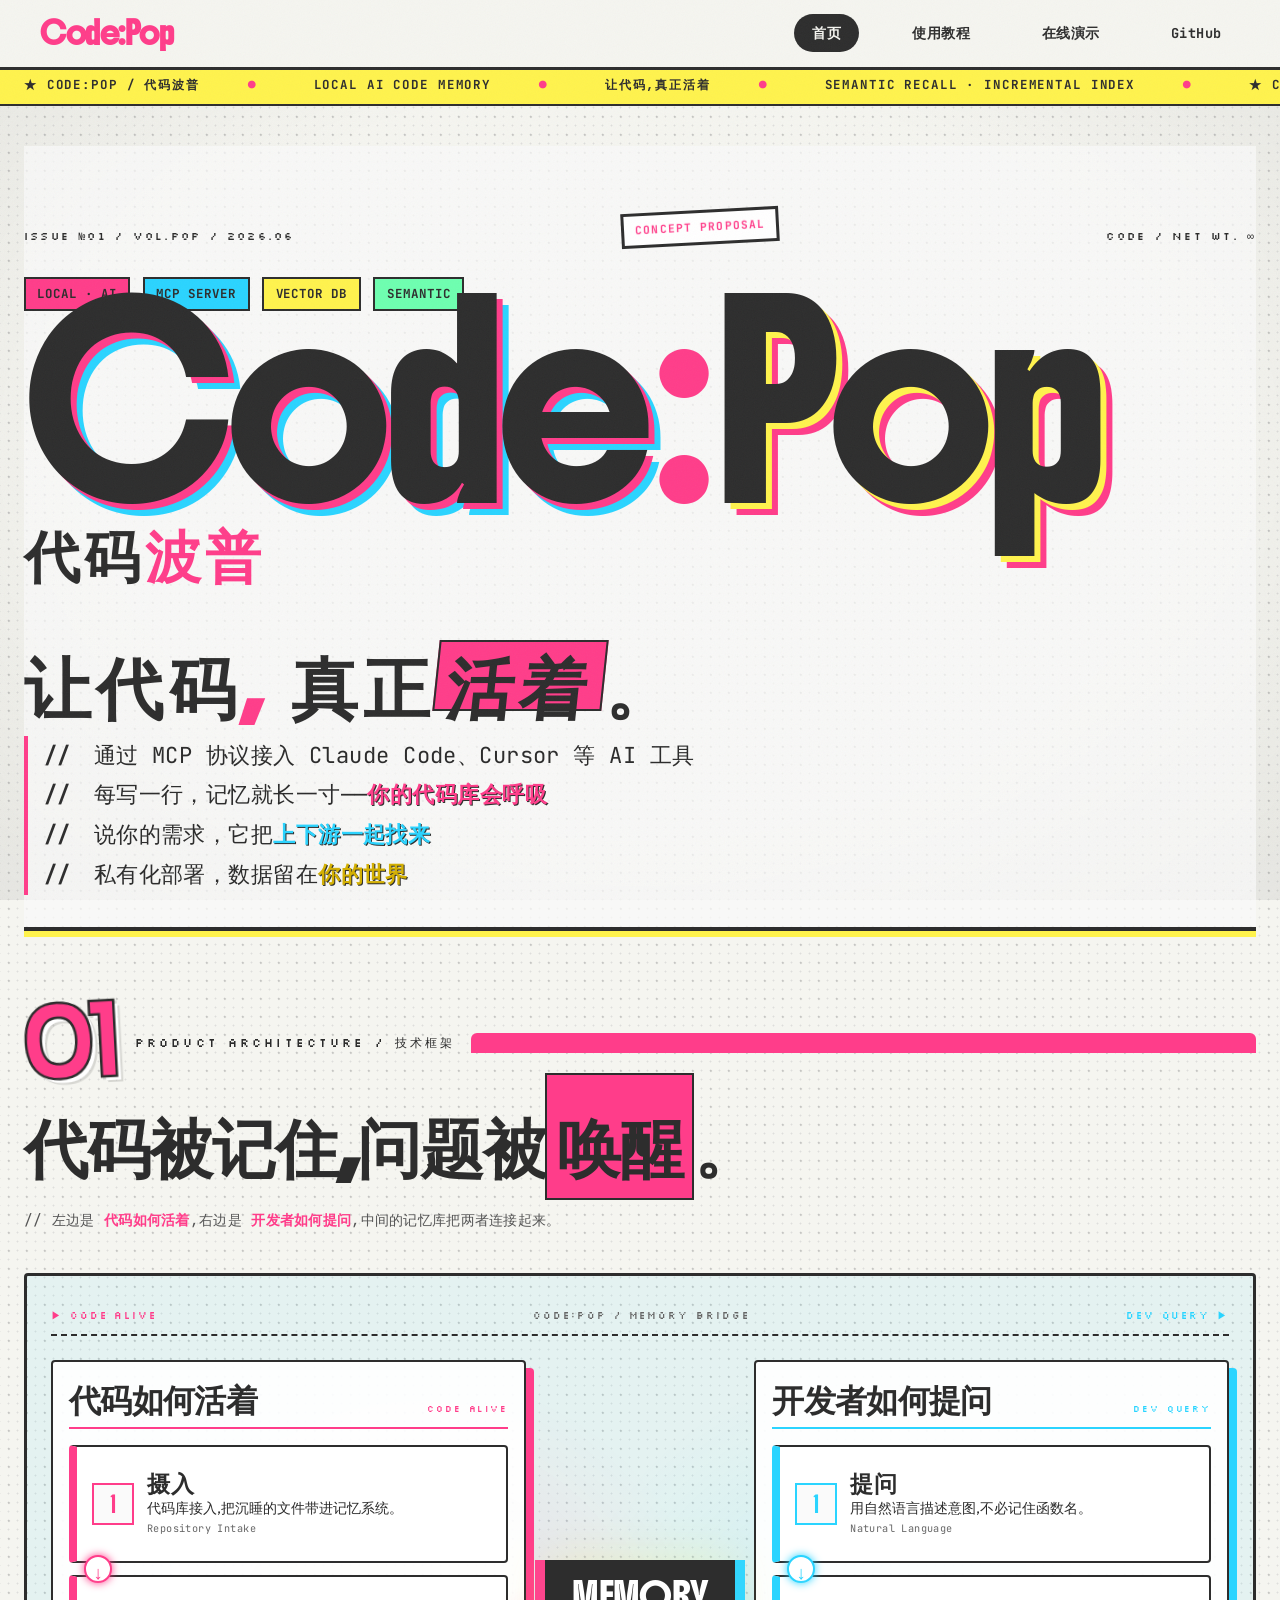
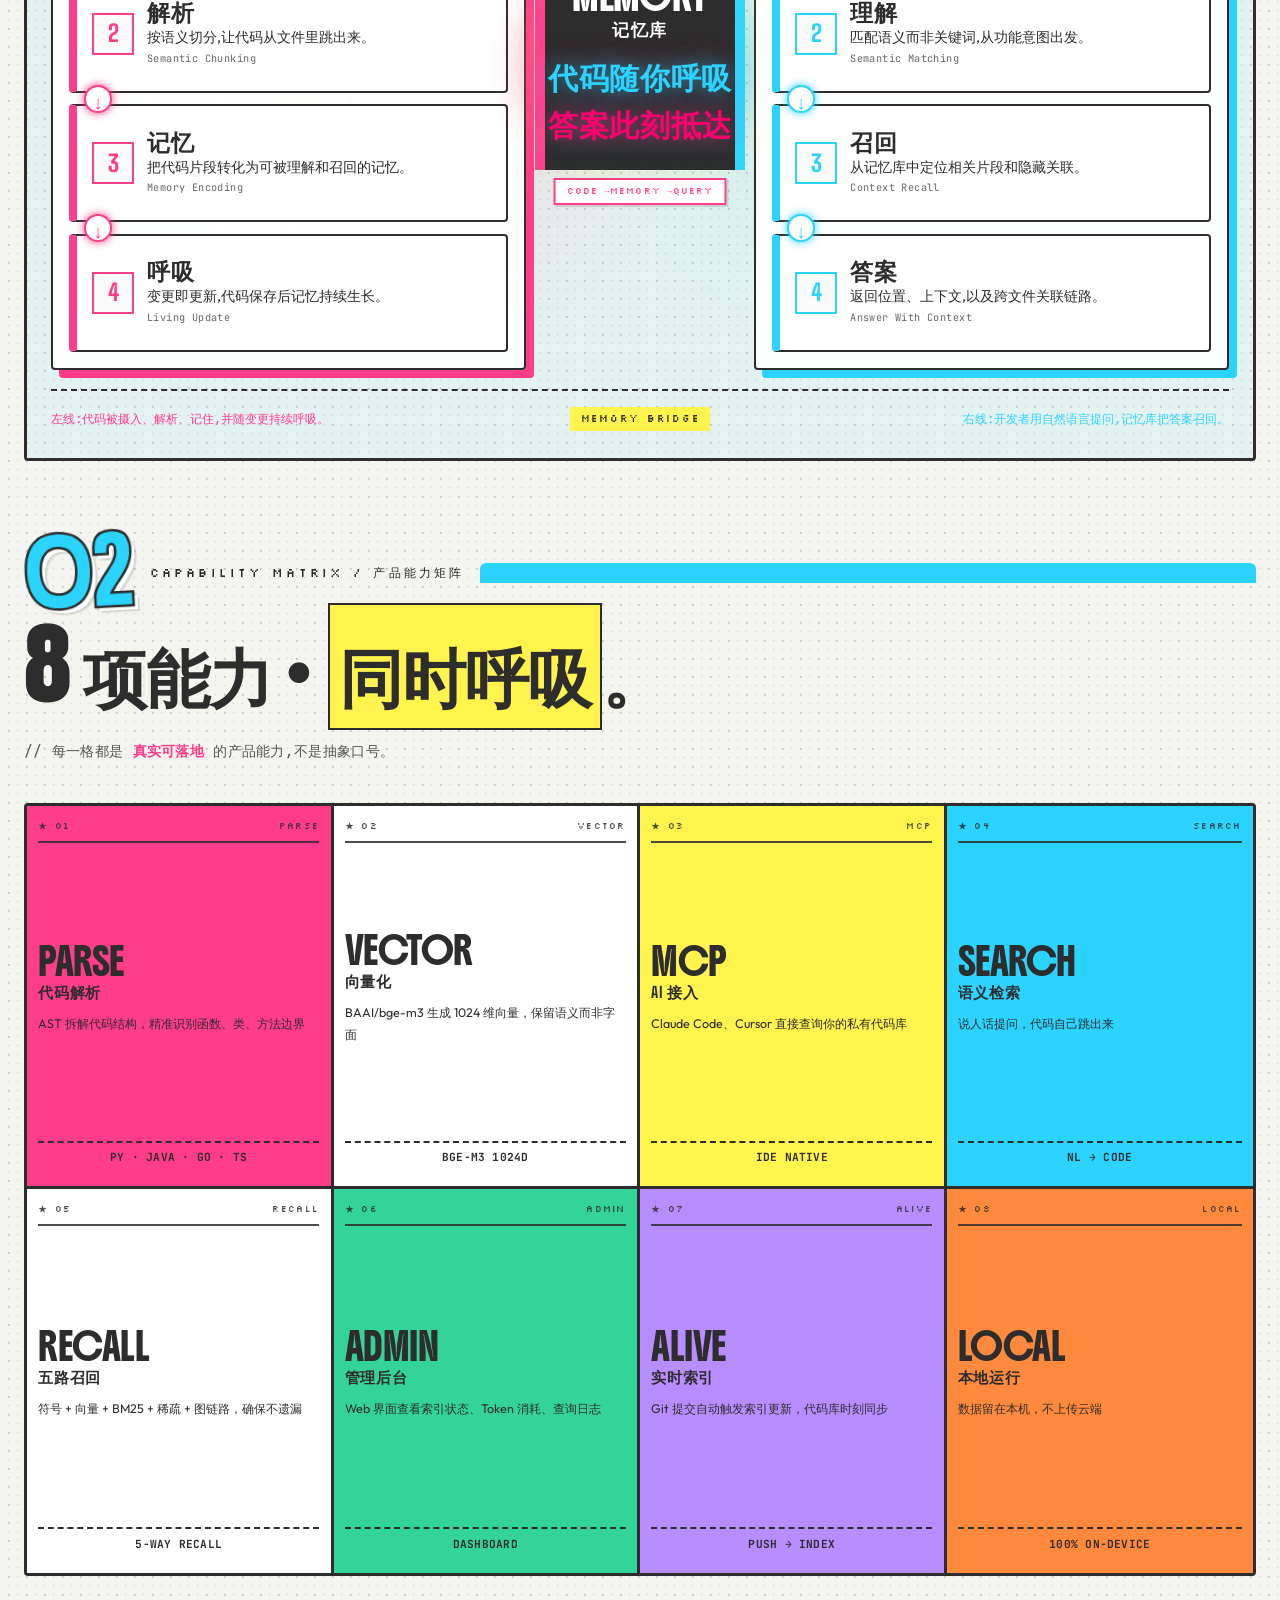
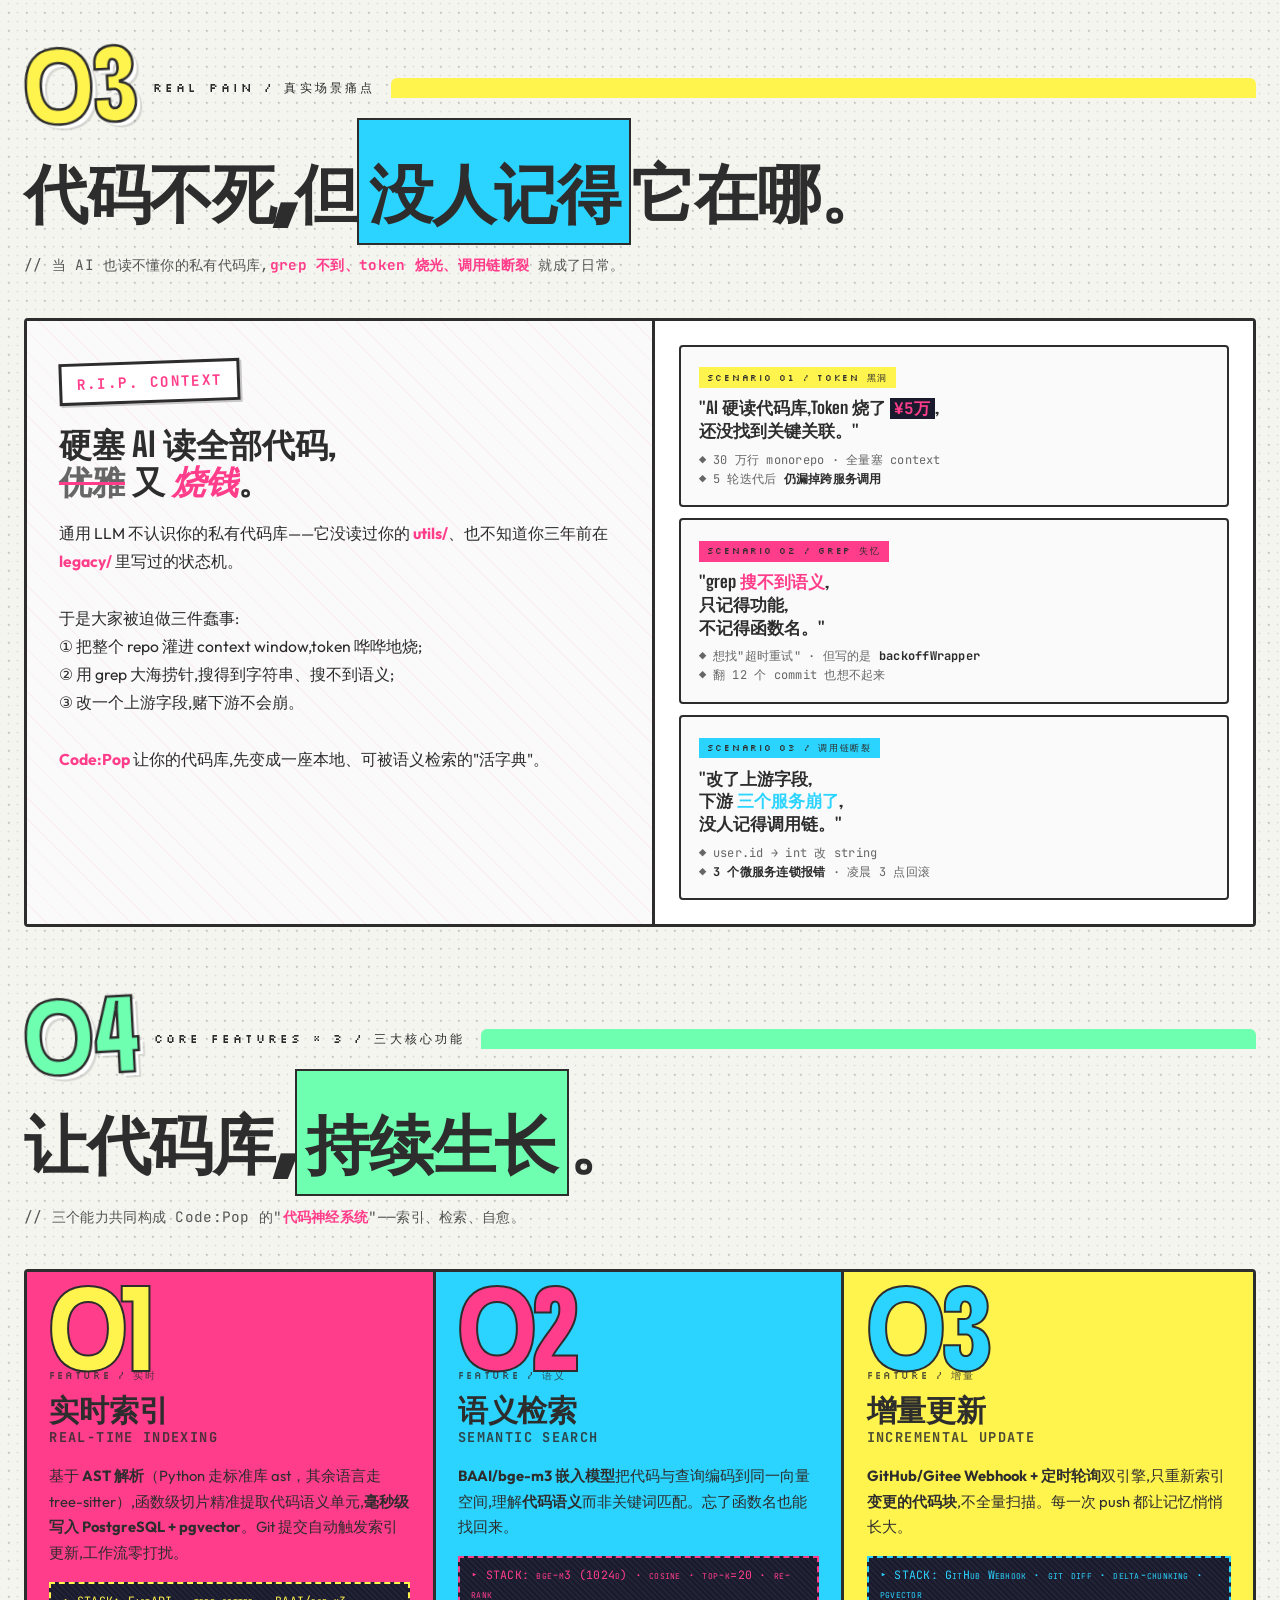
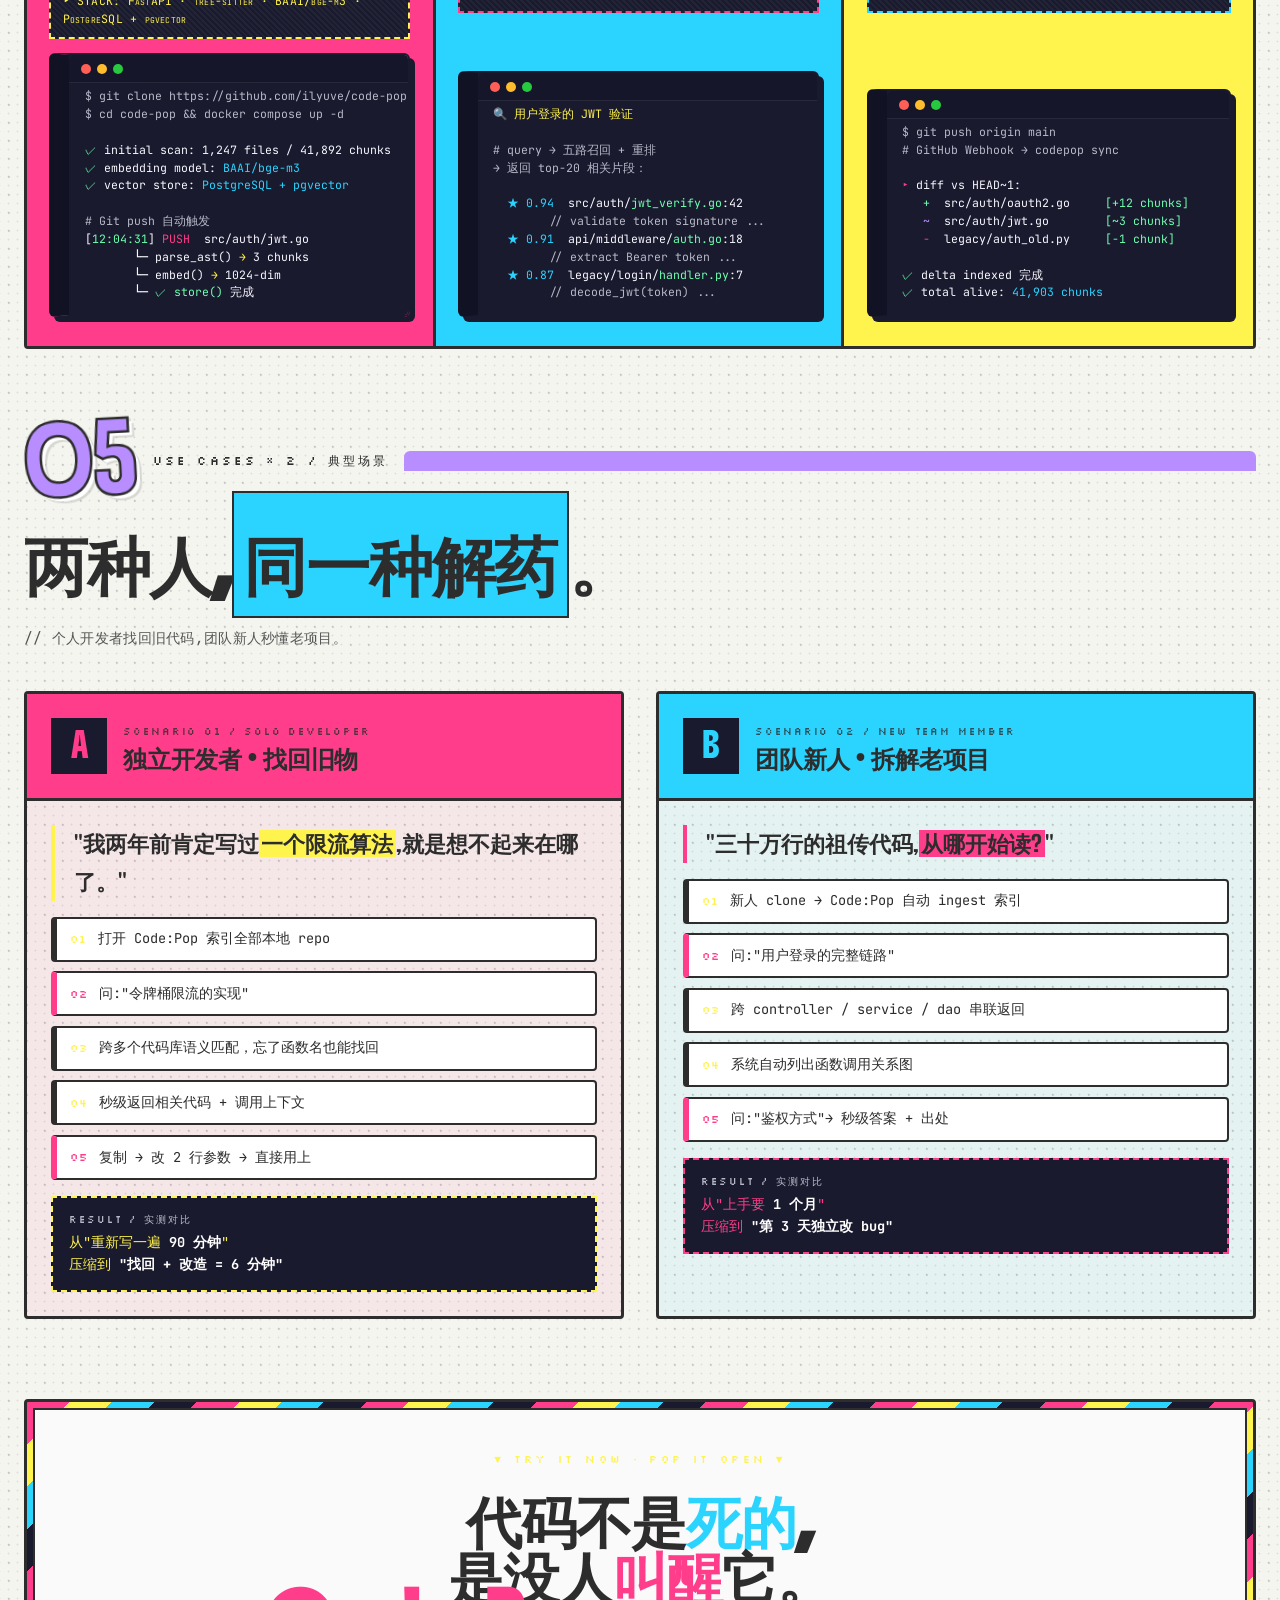
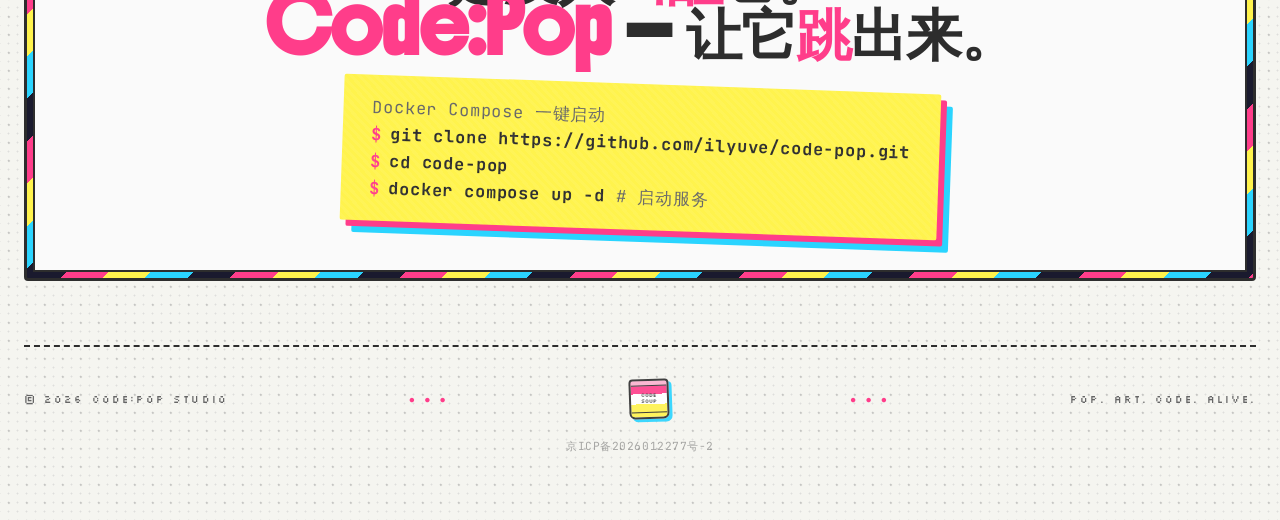
<file: index.html>
<!DOCTYPE html>
<html lang="zh-CN">
<head>
  <meta charset="UTF-8">
  <meta name="viewport" content="width=device-width, initial-scale=1.0">
  <title>Code:Pop — 让代码,真正活着</title>
  <meta name="description" content="Code:Pop 代码波普 — 本地 AI 代码记忆系统。通过 MCP 协议让 Claude Code、Cursor 直接查询你的代码库，支持多路召回、管理后台、GitHub Webhook 自动索引。">
  <meta name="theme-color" content="#F5F5F0">
  <meta property="og:title" content="Code:Pop — 让代码,真正活着">
  <meta property="og:description" content="本地 AI 代码记忆系统 · MCP 接入 · 多路召回 · 管理后台 · GitHub Webhook 自动索引">
  <meta property="og:type" content="website">
  <link rel="icon" type="image/svg+xml" href="data:image/svg+xml,%3Csvg xmlns='http://www.w3.org/2000/svg' viewBox='0 0 32 32'%3E%3Crect width='32' height='32' rx='4' fill='%23ff3d8a'/%3E%3C/svg%3E">
  <link rel="stylesheet" href="css/fonts.css">
  <link rel="stylesheet" href="css/main.css">
</head>
<body>
  <nav class="top-nav">
    <a href="./index.html" class="nav-logo">Code:Pop</a>
    <button class="nav-toggle" aria-label="打开导航" aria-expanded="false">
      <span></span><span></span><span></span>
    </button>
    <div class="nav-links">
      <a href="./index.html" class="active">首页</a>
      <a href="./docs.html">使用教程</a>
      <a href="./demo.html">在线演示</a>
      <a href="https://github.com/ilyuve/code-pop" target="_blank" rel="noopener">GitHub</a>
    </div>
  </nav>
  <div class="ticker">
    <div class="ticker-track">
      <span>★ CODE:POP / 代码波普</span><span class="dot">●</span>
      <span>LOCAL AI CODE MEMORY</span><span class="dot">●</span>
      <span>让代码,真正活着</span><span class="dot">●</span>
      <span>SEMANTIC RECALL · INCREMENTAL INDEX</span><span class="dot">●</span>
      <span>★ CODE:POP / 代码波普</span><span class="dot">●</span>
      <span>LOCAL AI CODE MEMORY</span><span class="dot">●</span>
      <span>让代码,真正活着</span><span class="dot">●</span>
      <span>SEMANTIC RECALL · INCREMENTAL INDEX</span><span class="dot">●</span>
    </div>
  </div>
  <article class="page">
    <section class="hero">
      <div class="hero-meta">
        <span>ISSUE №01 / VOL.POP / 2026.06</span>
        <span class="stamp">CONCEPT PROPOSAL</span>
        <span>CODE / NET WT. ∞</span>
      </div>
      <div class="logo-line">
        <span class="badge">LOCAL · AI</span>
        <span class="badge b2">MCP SERVER</span>
        <span class="badge b3">VECTOR DB</span>
        <span class="badge b4">SEMANTIC</span>
      </div>
      <h1 class="product-name">
        <span class="word-code">Code</span><span class="colon">:</span><span class="word-pop">Pop</span>
      </h1>
      <div class="product-name-cn">代码<span class="accent">波普</span></div>
      <h2 class="tagline">让代码<span class="heart">,</span> 真正<span class="alive">活着</span>。</h2>
      <p class="sub-tagline">
        <span class="line"><span class="slash">//</span>通过 MCP 协议接入 Claude Code、Cursor 等 AI 工具</span>
        <span class="line"><span class="slash">//</span>每写一行，记忆就长一寸——<span class="pop-pink">你的代码库会呼吸</span></span>
        <span class="line"><span class="slash">//</span>说你的需求，它把<span class="pop-cyan">上下游一起找来</span></span>
        <span class="line"><span class="slash">//</span>私有化部署，数据留在<span class="pop-yellow">你的世界</span></span>
      </p>
    </section>
    <div class="section-tag">
      <span class="num">01</span>
      <span class="label">PRODUCT ARCHITECTURE / 技术框架</span>
      <span class="bar"></span>
    </div>
    <h2 class="section-title">代码被记住,问题被<span class="hi">唤醒</span>。</h2>
    <p class="section-sub">
      // 左边是 <span class="k">代码如何活着</span>,右边是 <span class="k">开发者如何提问</span>,中间的记忆库把两者连接起来。
    </p>
    <section class="arch-wrap">
      <div class="arch-bar">
        <span class="lhs">▶ CODE ALIVE</span>
        <span>CODE:POP / MEMORY BRIDGE</span>
        <span class="rhs">DEV QUERY ▶</span>
      </div>
      <div class="arch-parallel">
        <div class="arch-lane warm">
          <div class="arch-lane-title"><h3>代码如何活着</h3><span>Code Alive</span></div>
          <div class="arch-steps">
            <div class="arch-card"><div class="arch-badge">1</div><div><div class="arch-word">摄入</div><div class="arch-desc">代码库接入,把沉睡的文件带进记忆系统。</div><div class="arch-note">Repository Intake</div></div></div>
            <div class="arch-card"><div class="arch-badge">2</div><div><div class="arch-word">解析</div><div class="arch-desc">按语义切分,让代码从文件里跳出来。</div><div class="arch-note">Semantic Chunking</div></div></div>
            <div class="arch-card"><div class="arch-badge">3</div><div><div class="arch-word">记忆</div><div class="arch-desc">把代码片段转化为可被理解和召回的记忆。</div><div class="arch-note">Memory Encoding</div></div></div>
            <div class="arch-card"><div class="arch-badge">4</div><div><div class="arch-word">呼吸</div><div class="arch-desc">变更即更新,代码保存后记忆持续生长。</div><div class="arch-note">Living Update</div></div></div>
          </div>
        </div>
        <div class="memory-bridge">
          <div class="memory-core">
            <div class="core-label">MEMORY</div>
            <div class="core-cn">记忆库</div>
            <div class="core-note">
              <span class="breath">代码随你呼吸</span>
              <span class="arrive">答案此刻抵达</span>
            </div>
          </div>
        </div>
        <div class="arch-lane cool">
          <div class="arch-lane-title"><h3>开发者如何提问</h3><span>Dev Query</span></div>
          <div class="arch-steps">
            <div class="arch-card"><div class="arch-badge">1</div><div><div class="arch-word">提问</div><div class="arch-desc">用自然语言描述意图,不必记住函数名。</div><div class="arch-note">Natural Language</div></div></div>
            <div class="arch-card"><div class="arch-badge">2</div><div><div class="arch-word">理解</div><div class="arch-desc">匹配语义而非关键词,从功能意图出发。</div><div class="arch-note">Semantic Matching</div></div></div>
            <div class="arch-card"><div class="arch-badge">3</div><div><div class="arch-word">召回</div><div class="arch-desc">从记忆库中定位相关片段和隐藏关联。</div><div class="arch-note">Context Recall</div></div></div>
            <div class="arch-card"><div class="arch-badge">4</div><div><div class="arch-word">答案</div><div class="arch-desc">返回位置、上下文,以及跨文件关联链路。</div><div class="arch-note">Answer With Context</div></div></div>
          </div>
        </div>
      </div>
      <div class="arch-caption">
        <span class="warm-text">左线:代码被摄入、解析、记住,并随变更持续呼吸。</span>
        <span class="mid-text">MEMORY BRIDGE</span>
        <span class="cool-text">右线:开发者用自然语言提问,记忆库把答案召回。</span>
      </div>
    </section>
    <div class="section-tag"><span class="num b">02</span><span class="label">CAPABILITY MATRIX / 产品能力矩阵</span><span class="bar b"></span></div>
    <h2 class="section-title">8 项能力 · <span class="hi b">同时呼吸</span>。</h2>
    <p class="section-sub">// 每一格都是 <span class="k">真实可落地</span> 的产品能力,不是抽象口号。</p>
    <section class="can-grid">
      <div class="can v1"><div class="can-band-top"><span>★ 01</span><span>PARSE</span></div><div class="can-body"><div class="can-title">PARSE</div><div class="can-cn">代码解析</div><div class="can-desc">AST 拆解代码结构，精准识别函数、类、方法边界</div></div><div class="can-band-bot">PY · JAVA · GO · TS</div></div>
      <div class="can v2"><div class="can-band-top"><span>★ 02</span><span>VECTOR</span></div><div class="can-body"><div class="can-title">VECTOR</div><div class="can-cn">向量化</div><div class="can-desc">BAAI/bge-m3 生成 1024 维向量，保留语义而非字面</div></div><div class="can-band-bot">BGE-M3 1024D</div></div>
      <div class="can v3"><div class="can-band-top"><span>★ 03</span><span>MCP</span></div><div class="can-body"><div class="can-title">MCP</div><div class="can-cn">AI 接入</div><div class="can-desc">Claude Code、Cursor 直接查询你的私有代码库</div></div><div class="can-band-bot">IDE NATIVE</div></div>
      <div class="can v4"><div class="can-band-top"><span>★ 04</span><span>SEARCH</span></div><div class="can-body"><div class="can-title">SEARCH</div><div class="can-cn">语义检索</div><div class="can-desc">说人话提问，代码自己跳出来</div></div><div class="can-band-bot">NL → CODE</div></div>
      <div class="can v5"><div class="can-band-top"><span>★ 05</span><span>RECALL</span></div><div class="can-body"><div class="can-title">RECALL</div><div class="can-cn">五路召回</div><div class="can-desc">符号 + 向量 + BM25 + 稀疏 + 图链路，确保不遗漏</div></div><div class="can-band-bot">5-WAY RECALL</div></div>
      <div class="can v6"><div class="can-band-top"><span>★ 06</span><span>ADMIN</span></div><div class="can-body"><div class="can-title">ADMIN</div><div class="can-cn">管理后台</div><div class="can-desc">Web 界面查看索引状态、Token 消耗、查询日志</div></div><div class="can-band-bot">DASHBOARD</div></div>
      <div class="can v7"><div class="can-band-top"><span>★ 07</span><span>ALIVE</span></div><div class="can-body"><div class="can-title">ALIVE</div><div class="can-cn">实时索引</div><div class="can-desc">Git 提交自动触发索引更新，代码库时刻同步</div></div><div class="can-band-bot">PUSH → INDEX</div></div>
      <div class="can v8"><div class="can-band-top"><span>★ 08</span><span>LOCAL</span></div><div class="can-body"><div class="can-title">LOCAL</div><div class="can-cn">本地运行</div><div class="can-desc">数据留在本机，不上传云端</div></div><div class="can-band-bot">100% ON-DEVICE</div></div>
    </section>
    <div class="section-tag"><span class="num c">03</span><span class="label">REAL PAIN / 真实场景痛点</span><span class="bar c"></span></div>
    <h2 class="section-title">代码不死,但<span class="hi c">没人记得</span>它在哪。</h2>
    <p class="section-sub">// 当 AI 也读不懂你的私有代码库,<span class="k">grep 不到、token 烧光、调用链断裂</span> 就成了日常。</p>
    <section class="pain-grid">
      <div class="pain-left">
        <div class="pain-stamp">R.I.P. CONTEXT</div>
        <h3 class="pain-headline">硬塞 AI 读全部代码,<br><span class="strike">优雅</span> 又 <span class="alive-flash">烧钱</span>。</h3>
        <p class="pain-body">通用 LLM 不认识你的私有代码库——它没读过你的 <strong>utils/</strong>、也不知道你三年前在 <strong>legacy/</strong> 里写过的状态机。<br><br>于是大家被迫做三件蠢事:<br>① 把整个 repo 灌进 context window,token 哗哗地烧;<br>② 用 grep 大海捞针,搜得到字符串、搜不到语义;<br>③ 改一个上游字段,赌下游不会崩。<br><br><strong>Code:Pop</strong> 让你的代码库,先变成一座本地、可被语义检索的"活字典"。</p>
      </div>
      <div class="pain-right">
        <div class="scenario s1">
          <span class="tag">SCENARIO 01 / TOKEN 黑洞</span>
          <div class="quote">"AI 硬读代码库,Token 烧了 <span class="cost">¥5万</span>,<br>还没找到关键关联。"</div>
          <div class="meta">◆ 30 万行 monorepo · 全量塞 context<br>◆ 5 轮迭代后 <strong>仍漏掉跨服务调用</strong></div>
        </div>
        <div class="scenario s2">
          <span class="tag">SCENARIO 02 / GREP 失忆</span>
          <div class="quote">"grep <span class="y">搜不到语义</span>,<br>只记得功能,<br>不记得函数名。"</div>
          <div class="meta">◆ 想找"超时重试" · 但写的是 <strong>backoffWrapper</strong><br>◆ 翻 12 个 commit 也想不起来</div>
        </div>
        <div class="scenario s3">
          <span class="tag">SCENARIO 03 / 调用链断裂</span>
          <div class="quote">"改了上游字段,<br>下游 <span class="b">三个服务崩了</span>,<br>没人记得调用链。"</div>
          <div class="meta">◆ user.id → int 改 string<br>◆ <strong>3 个微服务连锁报错</strong> · 凌晨 3 点回滚</div>
        </div>
      </div>
    </section>
    <div class="section-tag"><span class="num d">04</span><span class="label">CORE FEATURES × 3 / 三大核心功能</span><span class="bar d"></span></div>
    <h2 class="section-title">让代码库,<span class="hi d">持续生长</span>。</h2>
    <p class="section-sub">// 三个能力共同构成 Code:Pop 的"<span class="k">代码神经系统</span>"——索引、检索、自愈。</p>
    <section class="feature-grid">
      <div class="feat f1">
        <div class="feat-num">01</div>
        <div class="feat-tag">FEATURE / 实时</div>
        <h3 class="feat-title">实时索引</h3>
        <div class="feat-title-en">REAL-TIME INDEXING</div>
        <p class="feat-desc">基于 <strong>AST 解析</strong>（Python 走标准库 ast，其余语言走 tree-sitter）,函数级切片精准提取代码语义单元,<strong>毫秒级写入 PostgreSQL + pgvector</strong>。Git 提交自动触发索引更新,工作流零打扰。</p>
        <div class="feat-stack">▸ STACK: FastAPI · tree-sitter · BAAI/bge-m3 · PostgreSQL + pgvector</div>
        <pre class="feat-snippet"><span class="cm">$ git clone https://github.com/ilyuve/code-pop.git</span>
<span class="cm">$ cd code-pop && docker compose up -d</span>

<span class="ok">✓</span> initial scan: 1,247 files / 41,892 chunks
<span class="ok">✓</span> embedding model: <span class="bb">BAAI/bge-m3</span>
<span class="ok">✓</span> vector store: <span class="bb">PostgreSQL + pgvector</span>

<span class="cm"># Git push 自动触发</span>
[<span class="gn">12:04:31</span>] <span class="pp">PUSH</span>  src/auth/jwt.go
       └─ parse_ast() <span class="gg">→</span> 3 chunks
       └─ embed() <span class="gg">→</span> 1024-dim
       └─ <span class="ok">✓ store()</span> 完成</pre>
      </div>
      <div class="feat f2">
        <div class="feat-num">02</div>
        <div class="feat-tag">FEATURE / 语义</div>
        <h3 class="feat-title">语义检索</h3>
        <div class="feat-title-en">SEMANTIC SEARCH</div>
        <p class="feat-desc"><strong>BAAI/bge-m3 嵌入模型</strong>把代码与查询编码到同一向量空间,理解<strong>代码语义</strong>而非关键词匹配。忘了函数名也能找回来。</p>
        <div class="feat-stack">▸ STACK: bge-m3 (1024d) · cosine · top-k=20 · re-rank</div>
        <pre class="feat-snippet"><span class="pr">🔍</span> <span class="gg">用户登录的 JWT 验证</span>

<span class="cm"># query → 五路召回 + 重排</span>
<span class="cm">→ 返回 top-20 相关片段：</span>

  <span class="bb">★ 0.94</span>  src/auth/<span class="gn">jwt_verify.go</span>:42
        <span class="cm">// validate token signature ...</span>
  <span class="bb">★ 0.91</span>  api/middleware/<span class="gn">auth.go</span>:18
        <span class="cm">// extract Bearer token ...</span>
  <span class="bb">★ 0.87</span>  legacy/login/<span class="gn">handler.py</span>:7
        <span class="cm">// decode_jwt(token) ...</span></pre>
      </div>
      <div class="feat f3">
        <div class="feat-num">03</div>
        <div class="feat-tag">FEATURE / 增量</div>
        <h3 class="feat-title">增量更新</h3>
        <div class="feat-title-en">INCREMENTAL UPDATE</div>
        <p class="feat-desc"><strong>GitHub/Gitee Webhook + 定时轮询</strong>双引擎,只重新索引<strong>变更的代码块</strong>,不全量扫描。每一次 push 都让记忆悄悄长大。</p>
        <div class="feat-stack">▸ STACK: GitHub Webhook · git diff · delta-chunking · pgvector</div>
        <pre class="feat-snippet"><span class="cm">$ git push origin main</span>
<span class="cm"># GitHub Webhook → codepop sync</span>

<span class="pp">▸</span> diff vs HEAD~1:
   <span class="ok">+</span>  src/auth/oauth2.go     <span class="gn">[+12 chunks]</span>
   <span class="vi">~</span>  src/auth/jwt.go        <span class="gn">[~3 chunks]</span>
   <span class="pp">-</span>  legacy/auth_old.py     <span class="gn">[-1 chunk]</span>

<span class="ok">✓</span> delta indexed 完成
<span class="ok">✓</span> total alive: <span class="bb">41,903 chunks</span></pre>
      </div>
    </section>
    <div class="section-tag"><span class="num e">05</span><span class="label">USE CASES × 2 / 典型场景</span><span class="bar e"></span></div>
    <h2 class="section-title">两种人,<span class="hi c">同一种解药</span>。</h2>
    <p class="section-sub">// 个人开发者找回旧代码,团队新人秒懂老项目。</p>
    <section class="case-wrap">
      <div class="case c1">
        <div class="case-head"><div class="case-icon">A</div><div class="case-head-text"><div class="case-tag">SCENARIO 01 / SOLO DEVELOPER</div><h3 class="case-title">独立开发者 · 找回旧物</h3></div></div>
        <div class="case-body">
          <p class="case-quote">"我两年前肯定写过<span class="hi-y">一个限流算法</span>,就是想不起来在哪了。"</p>
          <ol class="case-flow">
            <li>打开 Code:Pop 索引全部本地 repo</li>
            <li class="hot">问:"令牌桶限流的实现"</li>
            <li>跨多个代码库语义匹配，忘了函数名也能找回</li>
            <li>秒级返回相关代码 + 调用上下文</li>
            <li class="hot">复制 → 改 2 行参数 → 直接用上</li>
          </ol>
          <div class="case-result"><span class="lbl">RESULT / 实测对比</span>从"重新写一遍 <strong>90 分钟</strong>"<br>压缩到 <strong>"找回 + 改造 = 6 分钟"</strong></div>
        </div>
      </div>
      <div class="case c2">
        <div class="case-head"><div class="case-icon">B</div><div class="case-head-text"><div class="case-tag">SCENARIO 02 / NEW TEAM MEMBER</div><h3 class="case-title">团队新人 · 拆解老项目</h3></div></div>
        <div class="case-body">
          <p class="case-quote">"三十万行的祖传代码,<span class="hi-p">从哪开始读?</span>"</p>
          <ol class="case-flow">
            <li>新人 clone → Code:Pop 自动 ingest 索引</li>
            <li class="hot">问:"用户登录的完整链路"</li>
            <li>跨 controller / service / dao 串联返回</li>
            <li>系统自动列出函数调用关系图</li>
            <li class="hot">问:"鉴权方式"→ 秒级答案 + 出处</li>
          </ol>
          <div class="case-result"><span class="lbl">RESULT / 实测对比</span>从"上手要 <strong>1 个月</strong>"<br>压缩到 <strong>"第 3 天独立改 bug"</strong></div>
        </div>
      </div>
    </section>
    <section class="cta">
      <div class="cta-inner">
        <div class="cta-mini">▼ TRY IT NOW · POP IT OPEN ▼</div>
        <h2 class="cta-title">代码不是<span class="b">死的</span>,<br>是没人<span class="y">叫醒</span>它。<br><span class="p">Code:Pop</span> — 让它<span class="y">跳</span>出来。</h2>
        <div class="cta-cmd">
          <span class="cmd-line"><span class="cmd-comment">Docker Compose 一键启动</span></span>
          <span class="cmd-line"><span class="prompt">$</span>git clone https://github.com/ilyuve/code-pop.git</span>
          <span class="cmd-line"><span class="prompt">$</span>cd code-pop</span>
          <span class="cmd-line"><span class="prompt">$</span>docker compose up -d        <span class="cmd-comment"># 启动服务</span></span>
        </div>
      </div>
    </section>
    <footer class="foot">
      <span>© 2026 CODE:POP STUDIO</span>
      <span class="dots">● ● ●</span>
      <span class="warhol-can" aria-label="安迪·沃霍尔风格金宝汤罐头致敬彩蛋"><span class="can-mini-label">CODE<br>SOUP</span></span>
      <span class="dots">● ● ●</span>
      <span>POP. ART. CODE. ALIVE.</span>
    </footer>
    <div class="icp-line">京ICP备2026012277号-2</div>
  </article>
</body>
</html>
</file>
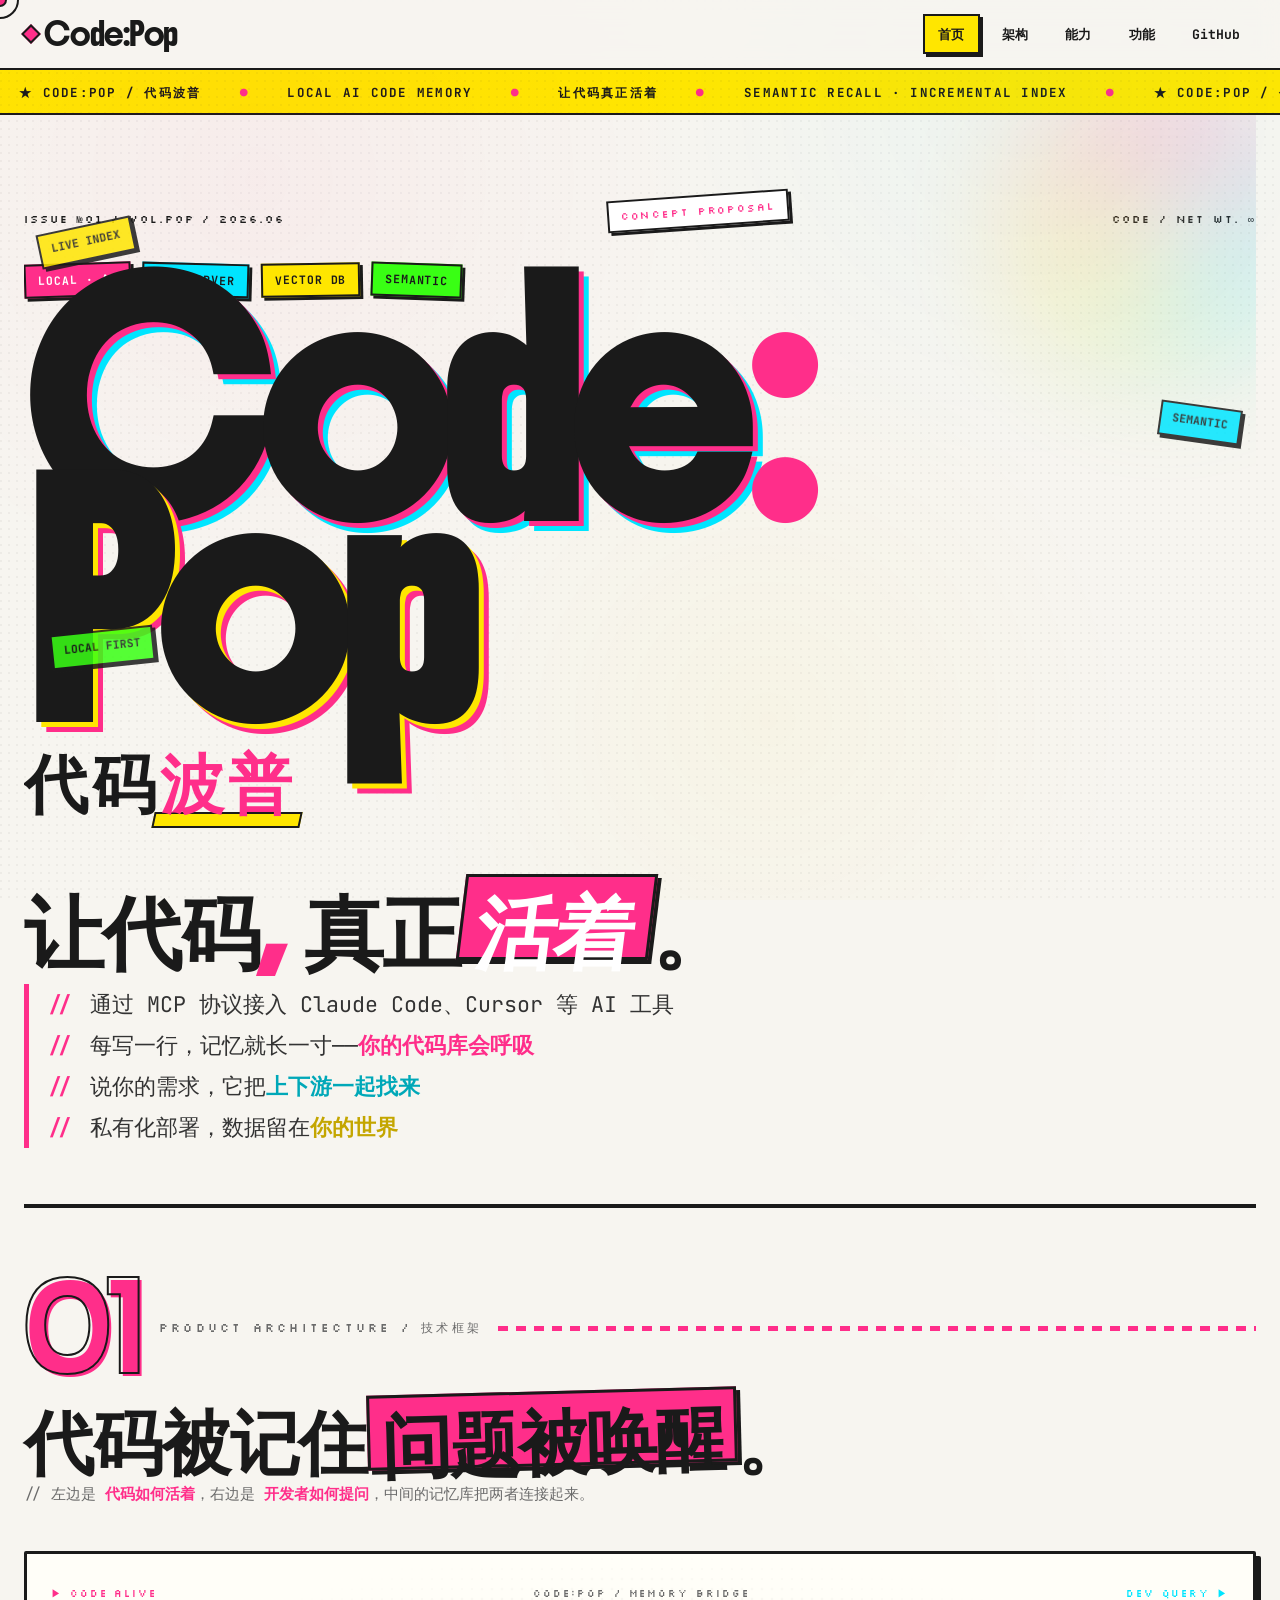
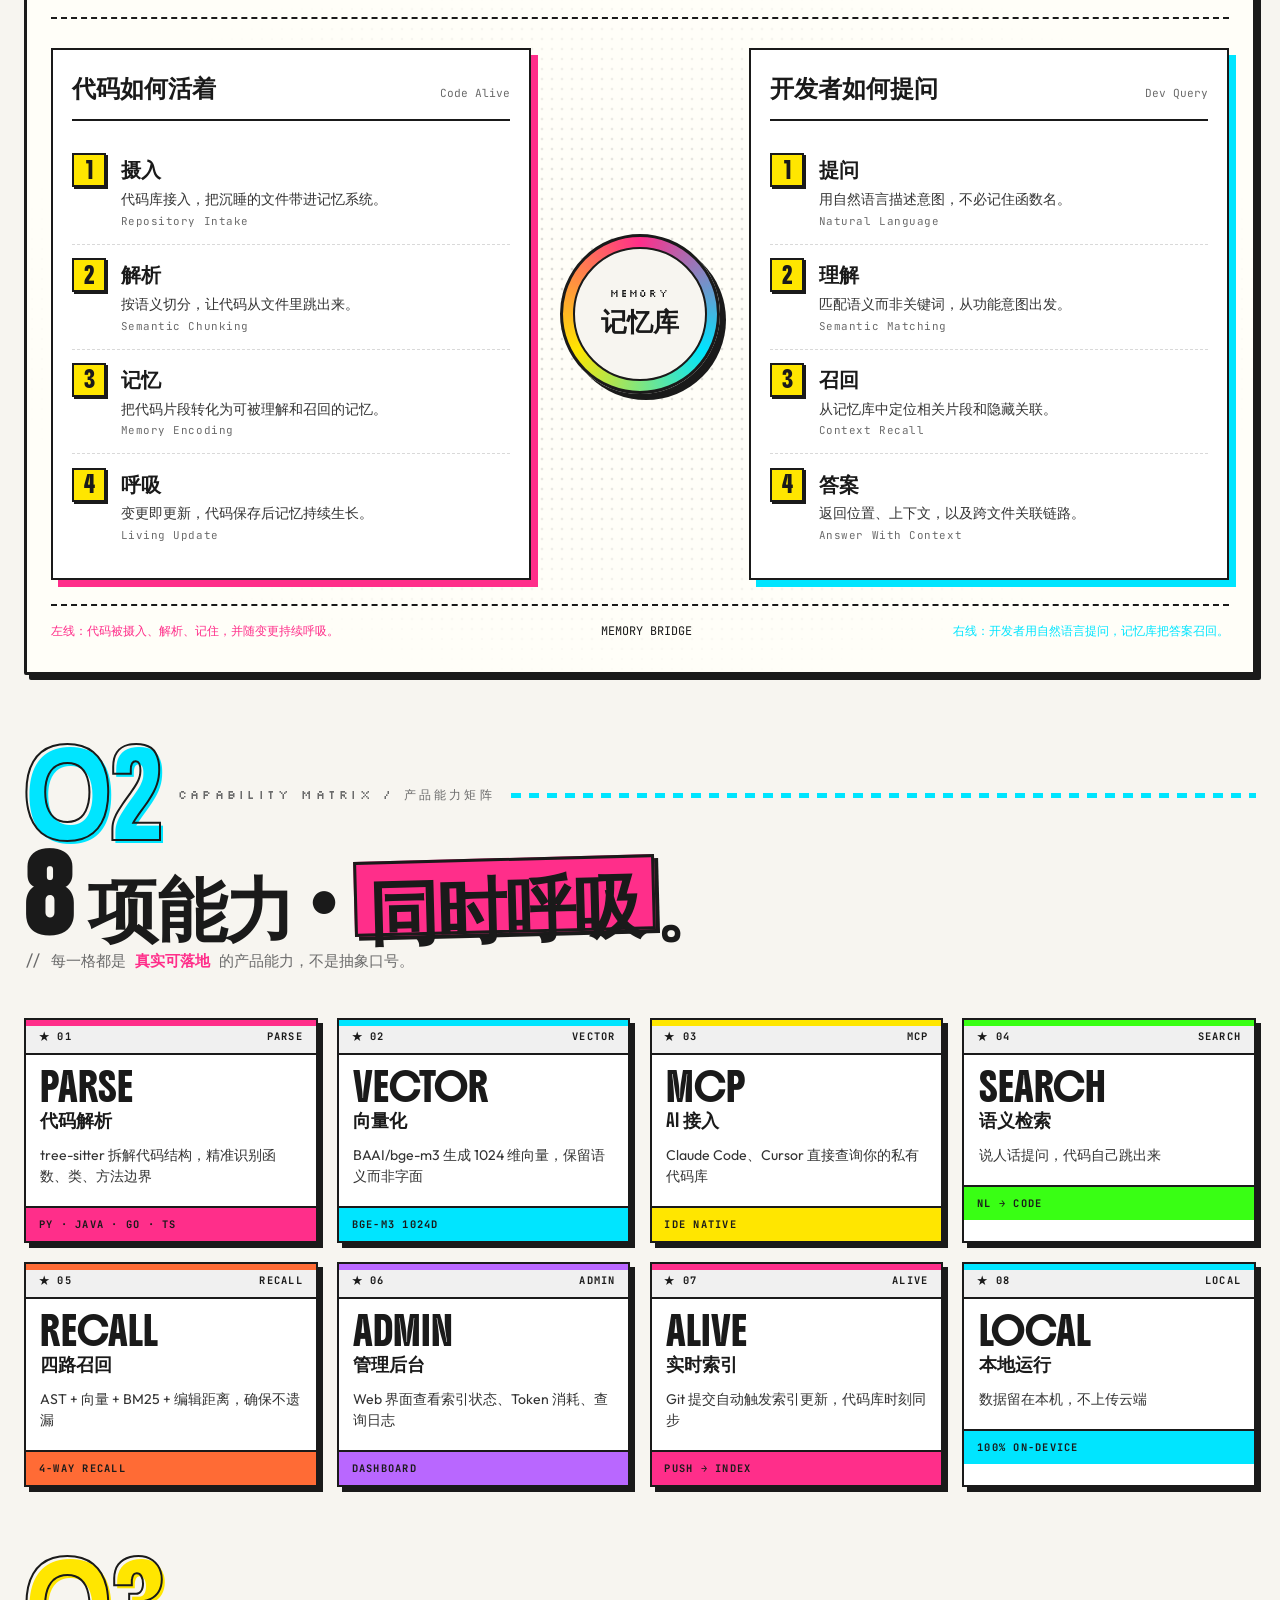
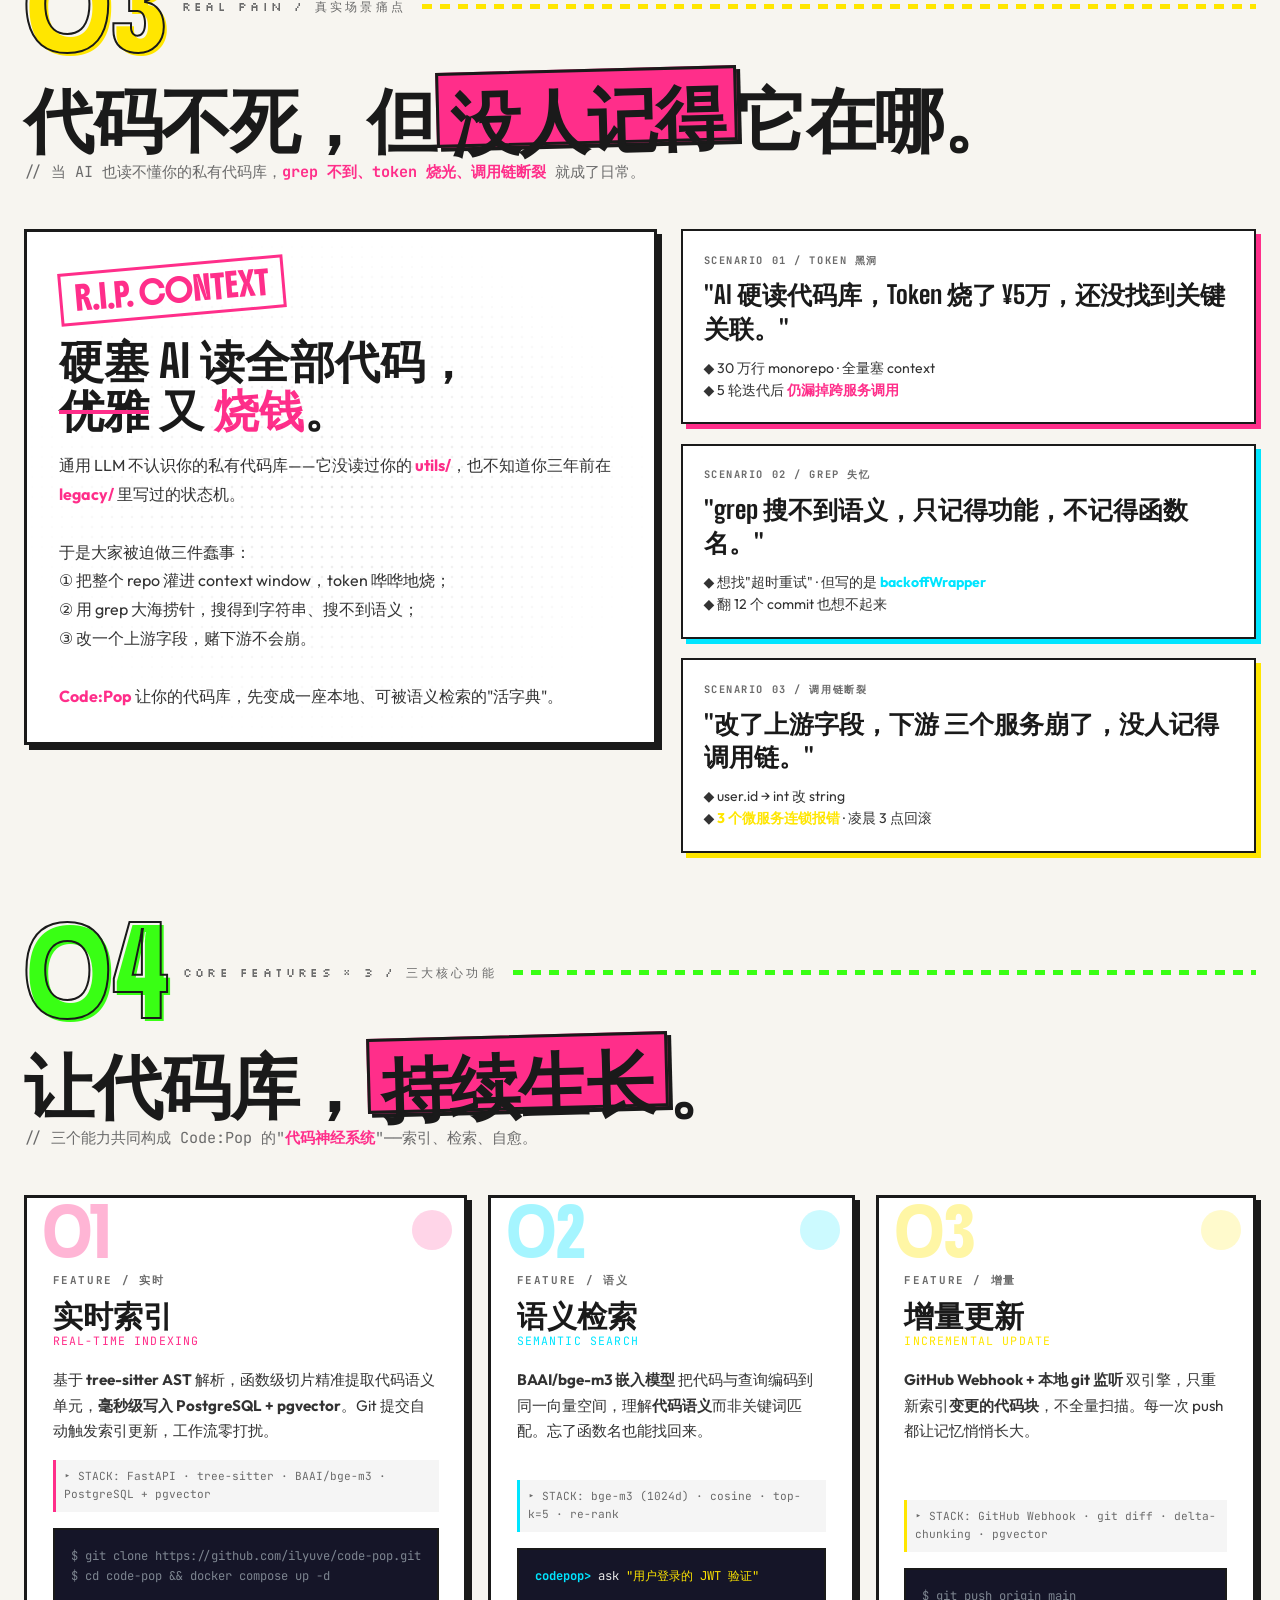
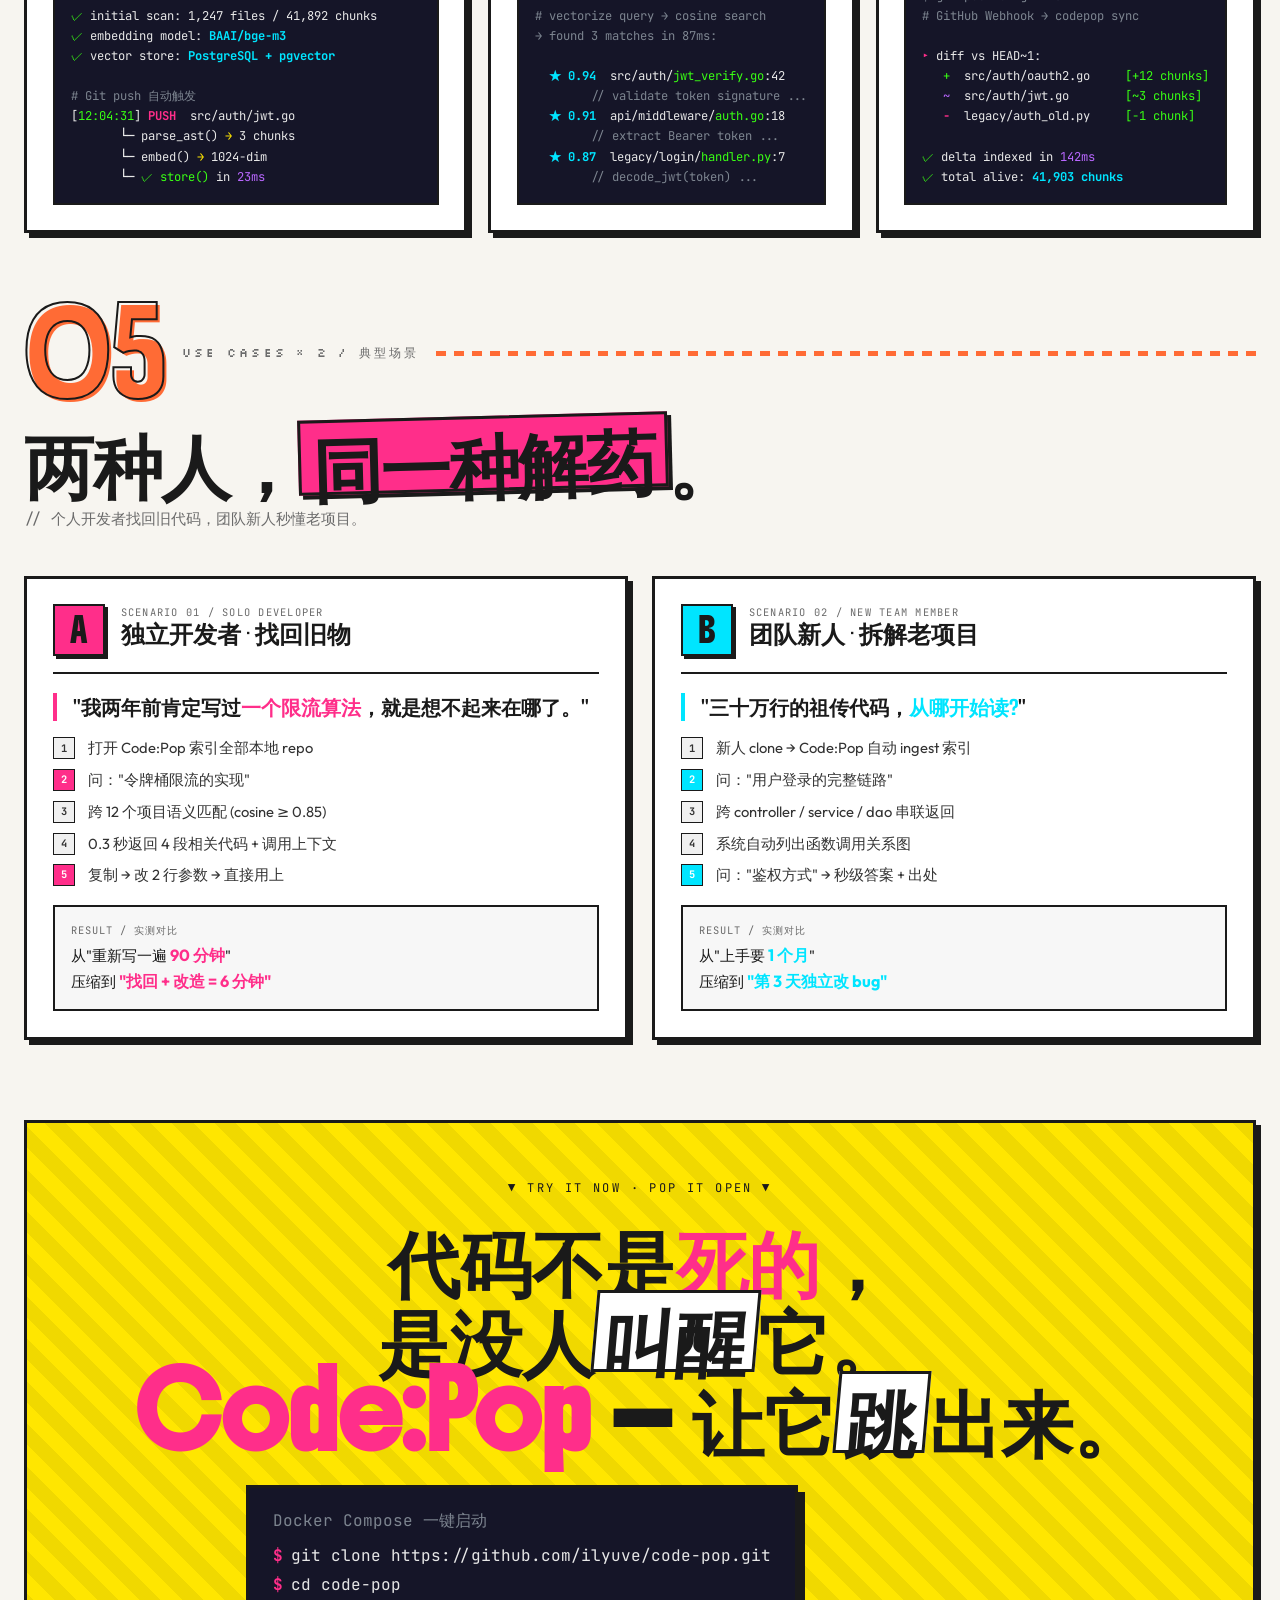
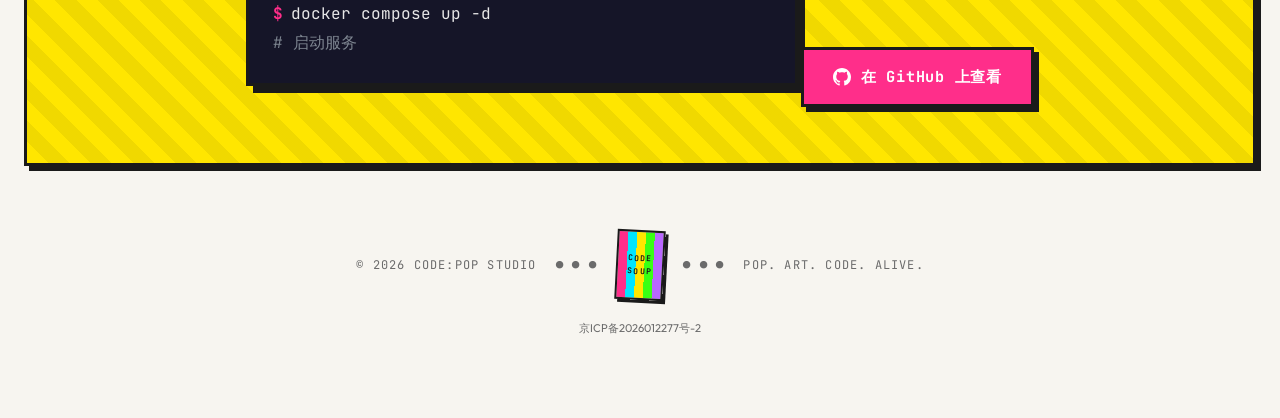
<file: codepop-advanced-demo/index.html>
<!DOCTYPE html>
<html lang="zh-CN">
<head>
  <meta charset="UTF-8">
  <meta name="viewport" content="width=device-width, initial-scale=1.0">
  <title>Code:Pop — 让代码真正活着</title>
  <meta name="description" content="Code:Pop 代码波普 — 本地 AI 代码记忆系统。通过 MCP 协议让 AI 工具直接查询你的代码库，支持语义召回、实时索引、GitHub Webhook 自动同步。">
  <meta name="theme-color" content="#F7F5F0">
  <meta property="og:title" content="Code:Pop — 让代码真正活着">
  <meta property="og:description" content="本地 AI 代码记忆系统 · MCP 接入 · 语义召回 · 实时索引">
  <link rel="icon" type="image/svg+xml" href="data:image/svg+xml,%3Csvg xmlns='http://www.w3.org/2000/svg' viewBox='0 0 32 32'%3E%3Crect width='32' height='32' rx='6' fill='%23ff2e8a'/%3E%3Ctext x='16' y='22' font-size='16' font-weight='bold' text-anchor='middle' fill='%23fff'%3E%26lt;%3B%3E%3C/text%3E%3C/svg%3E">
  <link rel="stylesheet" href="assets/fonts/fonts.css">
  <style>
    :root {
      --bg: #F7F5F0;
      --bg-2: #FFFEF8;
      --ink: #1A1A1A;
      --ink-2: #333333;
      --muted: #6B6B6B;
      --line: #1A1A1A;
      --pop: #FF2E8A;
      --cyan: #00E5FF;
      --lemon: #FFE600;
      --tangerine: #FF6B35;
      --mint: #39FF14;
      --violet: #B967FF;
      --code-bg: #151528;
      --shadow: 5px 5px 0 var(--line);
      --font-display: 'Boldonse', 'EricaOne', sans-serif;
      --font-head: 'BigShoulders', 'EricaOne', sans-serif;
      --font-body: 'Outfit', system-ui, sans-serif;
      --font-mono: 'JetBrainsMono', monospace;
      --font-pixel: 'Silkscreen', monospace;
    }

    *, *::before, *::after { box-sizing: border-box; margin: 0; padding: 0; }
    html { scroll-behavior: smooth; }

    ::selection {
      background: var(--pop);
      color: #fff;
      text-shadow: 2px 2px 0 var(--line);
    }

    body {
      font-family: var(--font-body);
      color: var(--ink);
      background: var(--bg);
      line-height: 1.6;
      overflow-x: hidden;
      -webkit-font-smoothing: antialiased;
    }

    /* ====== POP ART TEXTURE ====== */
    .texture {
      position: fixed;
      inset: 0;
      pointer-events: none;
      z-index: 0;
      opacity: 0.55;
      background-image:
        radial-gradient(circle at 20% 20%, rgba(255, 46, 138, 0.08) 0%, transparent 35%),
        radial-gradient(circle at 80% 10%, rgba(0, 229, 255, 0.08) 0%, transparent 30%),
        radial-gradient(circle at 60% 80%, rgba(255, 230, 0, 0.08) 0%, transparent 35%),
        url("data:image/svg+xml,%3Csvg width='8' height='8' viewBox='0 0 8 8' xmlns='http://www.w3.org/2000/svg'%3E%3Ccircle cx='1' cy='1' r='1' fill='%231a1a1a' opacity='0.10'/%3E%3C/svg%3E");
    }

    .halftone {
      position: absolute;
      inset: 0;
      pointer-events: none;
      opacity: 0.18;
      background-image: radial-gradient(circle, var(--line) 1.5px, transparent 1.6px);
      background-size: 10px 10px;
      mask-image: radial-gradient(ellipse at center, black 0%, transparent 75%);
      -webkit-mask-image: radial-gradient(ellipse at center, black 0%, transparent 75%);
    }

    /* ====== TOP NAV ====== */
    .top-nav {
      position: sticky;
      top: 0;
      z-index: 100;
      display: flex;
      align-items: center;
      justify-content: space-between;
      padding: 0.9rem 1.5rem;
      background: rgba(247, 245, 240, 0.92);
      backdrop-filter: blur(10px);
      border-bottom: 2.5px solid var(--line);
    }

    .nav-logo {
      font-family: var(--font-display);
      font-size: 1.35rem;
      color: var(--ink);
      text-decoration: none;
      letter-spacing: -0.02em;
      position: relative;
      display: inline-flex;
      align-items: center;
      gap: 0.4rem;
    }

    .nav-logo::before {
      content: '';
      width: 14px;
      height: 14px;
      background: var(--pop);
      border: 2px solid var(--line);
      transform: rotate(45deg);
      animation: spin 8s linear infinite;
    }

    @keyframes spin { to { transform: rotate(405deg); } }

    .nav-links {
      display: flex;
      gap: 0.4rem;
      align-items: center;
    }

    .nav-links a {
      font-family: var(--font-mono);
      font-size: 0.82rem;
      font-weight: 700;
      color: var(--ink);
      text-decoration: none;
      padding: 0.45rem 0.85rem;
      border: 2px solid transparent;
      transition: all 0.2s ease;
      position: relative;
    }

    .nav-links a::after {
      content: '';
      position: absolute;
      inset: 0;
      background: var(--lemon);
      transform: scaleX(0);
      transform-origin: left;
      transition: transform 0.25s ease;
      z-index: -1;
    }

    .nav-links a:hover::after,
    .nav-links a.active::after { transform: scaleX(1); }

    .nav-links a:hover,
    .nav-links a.active {
      border-color: var(--line);
      box-shadow: 3px 3px 0 var(--line);
    }

    .nav-toggle {
      display: none;
      flex-direction: column;
      gap: 5px;
      background: none;
      border: none;
      cursor: pointer;
      padding: 0.4rem;
    }

    .nav-toggle span {
      display: block;
      width: 26px;
      height: 3px;
      background: var(--ink);
      transition: 0.25s;
    }

    @media (max-width: 760px) {
      .nav-links { display: none; position: absolute; top: 100%; left: 0; right: 0; flex-direction: column; background: var(--bg); border-bottom: 2.5px solid var(--line); padding: 1rem; }
      .nav-links.open { display: flex; }
      .nav-toggle { display: flex; }
    }

    /* ====== TICKER ====== */
    .ticker {
      background: var(--lemon);
      color: var(--ink);
      border-bottom: 2.5px solid var(--line);
      overflow: hidden;
      white-space: nowrap;
      padding: 0.55rem 0;
    }

    .ticker-track {
      display: inline-flex;
      animation: ticker 22s linear infinite;
      font-family: var(--font-mono);
      font-weight: 700;
      font-size: 0.78rem;
      letter-spacing: 0.18em;
    }

    .ticker-track span { padding: 0 1.2rem; }
    .ticker-track .dot { color: var(--pop); }

    @keyframes ticker { 0% { transform: translateX(0); } 100% { transform: translateX(-50%); } }

    /* ====== LAYOUT ====== */
    .page {
      position: relative;
      z-index: 1;
      max-width: 1280px;
      margin: 0 auto;
      padding: 0 1.5rem 5rem;
    }

    /* ====== HERO ====== */
    .hero {
      position: relative;
      padding: 5rem 0 3.5rem;
      border-bottom: 4px solid var(--line);
      margin-bottom: 4rem;
      overflow: hidden;
    }

    .hero::before {
      content: '';
      position: absolute;
      top: -60px;
      right: -80px;
      width: 340px;
      height: 340px;
      background: conic-gradient(from 0deg, var(--pop), var(--cyan), var(--lemon), var(--pop));
      border-radius: 50%;
      opacity: 0.16;
      filter: blur(50px);
      animation: blob 10s ease-in-out infinite alternate;
    }

    @keyframes blob { from { transform: translate(0,0) scale(1); } to { transform: translate(-30px, 30px) scale(1.1); } }

    .hero-meta {
      display: flex;
      justify-content: space-between;
      align-items: flex-end;
      flex-wrap: wrap;
      gap: 1rem;
      font-family: var(--font-pixel);
      font-size: 0.66rem;
      letter-spacing: 0.18em;
      margin-bottom: 2.2rem;
    }

    .hero-meta .stamp {
      border: 2.5px solid var(--line);
      padding: 0.35rem 0.7rem;
      background: #fff;
      color: var(--pop);
      transform: rotate(-4deg);
      box-shadow: 3px 3px 0 var(--line);
    }

    .badge-line {
      display: flex;
      gap: 0.7rem;
      flex-wrap: wrap;
      margin-bottom: 1.5rem;
    }

    .badge {
      font-family: var(--font-mono);
      font-size: 0.72rem;
      font-weight: 700;
      letter-spacing: 0.08em;
      padding: 0.35rem 0.75rem;
      border: 2px solid var(--line);
      box-shadow: 3px 3px 0 var(--line);
      transform: rotate(var(--r, -2deg));
      transition: transform 0.2s ease, box-shadow 0.2s ease;
    }

    .badge:hover { transform: rotate(0deg) scale(1.05); box-shadow: 5px 5px 0 var(--line); }
    .badge.pink { background: var(--pop); color: #fff; --r: -2deg; }
    .badge.cyan { background: var(--cyan); --r: 1.5deg; }
    .badge.lemon { background: var(--lemon); --r: -1deg; }
    .badge.mint { background: var(--mint); --r: 2deg; }

    .product-name {
      font-family: var(--font-display);
      font-size: clamp(5rem, 16vw, 13rem);
      line-height: 0.85;
      letter-spacing: -0.05em;
      display: flex;
      flex-wrap: wrap;
      align-items: baseline;
      position: relative;
    }

    .product-name .word-code {
      color: var(--ink);
      text-shadow: 5px 5px 0 var(--pop), 10px 10px 0 var(--cyan);
      transition: text-shadow 0.3s ease;
    }

    .product-name:hover .word-code { text-shadow: 7px 7px 0 var(--pop), 13px 13px 0 var(--cyan), 17px 17px 0 var(--lemon); }

    .product-name .colon {
      color: var(--pop);
      animation: blink 1s step-end infinite;
      margin: 0 0.04em;
    }

    @keyframes blink { 0%, 100% { opacity: 1; } 50% { opacity: 0.2; } }

    .product-name .word-pop {
      color: var(--ink);
      text-shadow: 5px 5px 0 var(--lemon), 10px 10px 0 var(--pop);
      transition: text-shadow 0.3s ease;
    }

    .product-name:hover .word-pop { text-shadow: 7px 7px 0 var(--lemon), 13px 13px 0 var(--pop), 17px 17px 0 var(--cyan); }

    .product-name-cn {
      font-family: var(--font-head);
      font-size: clamp(2.2rem, 5vw, 4rem);
      font-weight: 700;
      margin-top: 0.6rem;
      letter-spacing: 0.06em;
    }

    .product-name-cn span { color: var(--pop); position: relative; display: inline-block; }
    .product-name-cn span::after {
      content: '';
      position: absolute;
      bottom: 0.1em;
      left: -0.1em;
      right: -0.1em;
      height: 0.25em;
      background: var(--lemon);
      z-index: -1;
      transform: skewX(-12deg);
      border: 2px solid var(--line);
    }

    .tagline {
      font-family: var(--font-display);
      font-size: clamp(2.4rem, 6.5vw, 5rem);
      line-height: 1;
      letter-spacing: -0.02em;
      margin: 2.5rem 0 1.5rem;
    }

    .tagline .comma {
      color: var(--pop);
      display: inline-block;
      animation: pulse 0.9s ease-in-out infinite;
    }

    @keyframes pulse { 0%, 100% { transform: scale(1); } 50% { transform: scale(1.25); } }

    .tagline .alive {
      display: inline-block;
      background: var(--pop);
      color: #fff;
      padding: 0 0.18em;
      border: 3px solid var(--line);
      transform: skew(-7deg);
      box-shadow: 4px 4px 0 var(--line);
      animation: alive-bounce 2s ease-in-out infinite;
    }

    @keyframes alive-bounce { 0%, 100% { transform: skew(-7deg) translateY(0); } 50% { transform: skew(-7deg) translateY(-4px); } }

    .sub-tagline {
      font-family: var(--font-mono);
      font-size: clamp(1rem, 1.7vw, 1.35rem);
      line-height: 1.9;
      color: var(--ink-2);
      max-width: 820px;
      border-left: 5px solid var(--pop);
      padding-left: 1.1rem;
    }

    .sub-tagline .line { display: block; }
    .sub-tagline .slash { color: var(--pop); font-weight: 700; display: inline-block; width: 2em; }
    .sub-tagline .hi { font-weight: 700; }
    .sub-tagline .hi.pink { color: var(--pop); }
    .sub-tagline .hi.cyan { color: #00a8b8; }
    .sub-tagline .hi.lemon { color: #c4a600; }

    /* ====== SECTION HEADERS ====== */
    .section-tag {
      display: flex;
      align-items: center;
      gap: 1rem;
      margin: 5rem 0 1.4rem;
      flex-wrap: wrap;
    }

    .section-tag .num {
      font-family: var(--font-display);
      font-size: clamp(3rem, 7vw, 5rem);
      line-height: 1;
      -webkit-text-stroke: 2px var(--line);
      color: transparent;
      position: relative;
    }

    .section-tag .num::before {
      content: attr(data-num);
      position: absolute;
      inset: 0;
      -webkit-text-stroke: 0;
      color: var(--c, var(--pop));
      transform: translate(3px, 3px);
      z-index: -1;
    }

    .section-tag .label {
      font-family: var(--font-pixel);
      font-size: 0.72rem;
      letter-spacing: 0.28em;
      color: var(--muted);
    }

    .section-tag .bar {
      flex: 1;
      height: 5px;
      background: repeating-linear-gradient(90deg, var(--c, var(--pop)) 0 10px, transparent 10px 18px);
      min-width: 60px;
    }

    .section-title {
      font-family: var(--font-display);
      font-size: clamp(2.4rem, 5.5vw, 4.5rem);
      line-height: 0.98;
      letter-spacing: -0.02em;
      margin-bottom: 2.5rem;
    }

    .section-title .hi {
      display: inline-block;
      background: var(--c, var(--pop));
      color: var(--ink);
      padding: 0 0.15em;
      border: 3px solid var(--line);
      box-shadow: 4px 4px 0 var(--line);
      transform: rotate(-1.5deg);
    }

    .section-sub {
      font-family: var(--font-mono);
      font-size: 0.95rem;
      color: var(--muted);
      margin: -1.5rem 0 2.8rem;
      max-width: 760px;
    }

    .section-sub .k { color: var(--pop); font-weight: 700; }

    /* ====== ARCHITECTURE ====== */
    .arch-wrap {
      background: var(--bg-2);
      border: 3px solid var(--line);
      border-radius: 2px;
      padding: 2rem 1.5rem;
      box-shadow: var(--shadow);
      position: relative;
      overflow: hidden;
    }

    .arch-bar {
      display: flex;
      justify-content: space-between;
      font-family: var(--font-pixel);
      font-size: 0.6rem;
      letter-spacing: 0.2em;
      color: var(--muted);
      padding-bottom: 1rem;
      border-bottom: 2px dashed var(--line);
      margin-bottom: 1.8rem;
    }

    .arch-bar .lhs { color: var(--pop); }
    .arch-bar .rhs { color: var(--cyan); }

    .arch-parallel {
      display: grid;
      grid-template-columns: 1fr 180px 1fr;
      gap: 1.2rem;
      align-items: stretch;
    }

    @media (max-width: 960px) {
      .arch-parallel { grid-template-columns: 1fr; }
    }

    .arch-lane {
      border: 2.5px solid var(--line);
      background: #fff;
      padding: 1.2rem;
      position: relative;
    }

    .arch-lane.warm { box-shadow: 7px 7px 0 var(--pop); }
    .arch-lane.cool { box-shadow: 7px 7px 0 var(--cyan); }

    .arch-lane-title {
      display: flex;
      justify-content: space-between;
      align-items: baseline;
      margin-bottom: 1.2rem;
      padding-bottom: 0.7rem;
      border-bottom: 2px solid var(--line);
    }

    .arch-lane-title h3 { font-family: var(--font-head); font-size: 1.5rem; }
    .arch-lane-title span { font-family: var(--font-mono); font-size: 0.7rem; color: var(--muted); }

    .arch-card {
      display: flex;
      gap: 0.9rem;
      padding: 0.85rem 0;
      border-bottom: 1px dashed rgba(0,0,0,0.15);
      transition: transform 0.2s ease;
    }

    .arch-card:last-child { border-bottom: none; }
    .arch-card:hover { transform: translateX(5px); }

    .arch-badge {
      width: 34px;
      height: 34px;
      display: grid;
      place-items: center;
      font-family: var(--font-display);
      font-size: 1rem;
      background: var(--lemon);
      border: 2px solid var(--line);
      box-shadow: 2px 2px 0 var(--line);
      flex-shrink: 0;
    }

    .arch-word { font-family: var(--font-head); font-size: 1.25rem; font-weight: 700; }
    .arch-desc { font-size: 0.88rem; color: var(--ink-2); margin: 0.15rem 0; }
    .arch-note { font-family: var(--font-mono); font-size: 0.68rem; color: var(--muted); letter-spacing: 0.05em; }

    .memory-bridge {
      display: grid;
      place-items: center;
      position: relative;
    }

    @media (max-width: 960px) { .memory-bridge { order: -1; padding: 1rem 0; } }

    .memory-core {
      width: 160px;
      height: 160px;
      border-radius: 50%;
      background: conic-gradient(from 0deg, var(--pop), var(--cyan), var(--lemon), var(--pop));
      border: 3px solid var(--line);
      display: grid;
      place-items: center;
      position: relative;
      box-shadow: 6px 6px 0 var(--line);
      animation: spin-slow 16s linear infinite;
    }

    @keyframes spin-slow { to { transform: rotate(360deg); } }

    .memory-core::before {
      content: '';
      position: absolute;
      inset: 10px;
      border-radius: 50%;
      background: var(--bg);
      border: 2px solid var(--line);
    }

    .memory-core .core-text {
      position: relative;
      z-index: 2;
      text-align: center;
      animation: spin-slow 16s linear infinite reverse;
    }

    .memory-core .core-label { font-family: var(--font-pixel); font-size: 0.6rem; letter-spacing: 0.2em; }
    .memory-core .core-cn { font-family: var(--font-head); font-size: 1.6rem; font-weight: 700; }

    .arch-caption {
      display: flex;
      justify-content: space-between;
      margin-top: 1.5rem;
      padding-top: 1rem;
      border-top: 2px dashed var(--line);
      font-family: var(--font-mono);
      font-size: 0.74rem;
      flex-wrap: wrap;
      gap: 0.6rem;
    }

    .arch-caption .warm-text { color: var(--pop); }
    .arch-caption .cool-text { color: var(--cyan); }

    /* ====== CAPABILITY GRID ====== */
    .can-grid {
      display: grid;
      grid-template-columns: repeat(auto-fit, minmax(260px, 1fr));
      gap: 1.2rem;
    }

    .can {
      background: #fff;
      border: 2.5px solid var(--line);
      position: relative;
      overflow: hidden;
      transition: transform 0.25s ease, box-shadow 0.25s ease;
      box-shadow: 5px 5px 0 var(--line);
    }

    .can:hover {
      transform: translateY(-6px) rotate(0.5deg);
      box-shadow: 9px 9px 0 var(--line);
    }

    .can::before {
      content: '';
      position: absolute;
      top: 0;
      left: 0;
      right: 0;
      height: 6px;
      background: var(--c, var(--pop));
    }

    .can-band-top,
    .can-band-bot {
      display: flex;
      justify-content: space-between;
      font-family: var(--font-mono);
      font-size: 0.65rem;
      font-weight: 700;
      letter-spacing: 0.12em;
      padding: 0.5rem 0.8rem;
      background: #f0f0f0;
      border-bottom: 2px solid var(--line);
    }

    .can-band-bot { border-bottom: none; border-top: 2px solid var(--line); background: var(--c, var(--pop)); color: var(--ink); }

    .can-body { padding: 1.2rem 0.9rem; }
    .can-title { font-family: var(--font-display); font-size: 1.7rem; line-height: 1; }
    .can-cn { font-family: var(--font-head); font-size: 1.15rem; font-weight: 700; margin: 0.3rem 0 0.6rem; }
    .can-desc { font-size: 0.88rem; color: var(--ink-2); line-height: 1.5; }

    /* ====== PAIN POINTS ====== */
    .pain-grid {
      display: grid;
      grid-template-columns: 1.1fr 1fr;
      gap: 1.5rem;
      align-items: start;
    }

    @media (max-width: 900px) { .pain-grid { grid-template-columns: 1fr; } }

    .pain-left {
      background: #fff;
      border: 3px solid var(--line);
      padding: 2rem;
      box-shadow: var(--shadow);
      position: relative;
    }

    .pain-left .halftone { opacity: 0.1; }

    .pain-stamp {
      display: inline-block;
      font-family: var(--font-display);
      font-size: 1.4rem;
      color: var(--pop);
      border: 3px solid var(--pop);
      padding: 0.35rem 0.8rem;
      transform: rotate(-5deg);
      margin-bottom: 1.2rem;
    }

    .pain-headline {
      font-family: var(--font-head);
      font-size: clamp(1.8rem, 4vw, 2.8rem);
      line-height: 1.1;
      margin-bottom: 1rem;
    }

    .pain-headline .strike { text-decoration: line-through; text-decoration-color: var(--pop); text-decoration-thickness: 4px; }
    .pain-headline .flash { color: var(--pop); animation: flash 1.2s ease-in-out infinite; }

    @keyframes flash { 0%, 100% { opacity: 1; } 50% { opacity: 0.5; } }

    .pain-body { font-size: 1rem; color: var(--ink-2); line-height: 1.8; }
    .pain-body strong { color: var(--pop); }

    .pain-right {
      display: flex;
      flex-direction: column;
      gap: 1.2rem;
    }

    .scenario {
      background: #fff;
      border: 2.5px solid var(--line);
      padding: 1.3rem;
      box-shadow: 5px 5px 0 var(--c, var(--lemon));
      transition: transform 0.2s ease;
    }

    .scenario:hover { transform: translateX(8px); }

    .scenario .tag {
      font-family: var(--font-mono);
      font-size: 0.65rem;
      font-weight: 700;
      letter-spacing: 0.15em;
      color: var(--muted);
      display: block;
      margin-bottom: 0.6rem;
    }

    .scenario .quote {
      font-family: var(--font-head);
      font-size: clamp(1.2rem, 2.5vw, 1.55rem);
      font-weight: 700;
      line-height: 1.35;
      margin-bottom: 0.7rem;
    }

    .scenario .meta { font-size: 0.88rem; color: var(--ink-2); line-height: 1.6; }
    .scenario .meta strong { color: var(--c, var(--pop)); }

    /* ====== FEATURES ====== */
    .feature-grid {
      display: grid;
      grid-template-columns: repeat(3, 1fr);
      gap: 1.3rem;
    }

    @media (max-width: 1000px) { .feature-grid { grid-template-columns: 1fr; } }

    .feat {
      background: #fff;
      border: 3px solid var(--line);
      padding: 1.6rem;
      box-shadow: var(--shadow);
      position: relative;
      display: flex;
      flex-direction: column;
    }

    .feat::after {
      content: '';
      position: absolute;
      top: 12px;
      right: 12px;
      width: 40px;
      height: 40px;
      background: var(--c, var(--pop));
      opacity: 0.2;
      border-radius: 50%;
    }

    .feat-num {
      font-family: var(--font-display);
      font-size: 2.8rem;
      line-height: 1;
      color: var(--c, var(--pop));
      opacity: 0.35;
      position: absolute;
      top: 0.8rem;
      left: 1rem;
    }

    .feat-tag {
      font-family: var(--font-mono);
      font-size: 0.68rem;
      font-weight: 700;
      letter-spacing: 0.15em;
      color: var(--muted);
      margin-bottom: 0.6rem;
      margin-top: 3rem;
    }

    .feat-title { font-family: var(--font-head); font-size: 1.9rem; font-weight: 700; line-height: 1.1; }
    .feat-title-en { font-family: var(--font-mono); font-size: 0.72rem; color: var(--c, var(--pop)); letter-spacing: 0.1em; margin-bottom: 1rem; }
    .feat-desc { font-size: 0.95rem; color: var(--ink-2); line-height: 1.7; margin-bottom: 1rem; flex: 1; }

    .feat-stack {
      font-family: var(--font-mono);
      font-size: 0.7rem;
      color: var(--muted);
      margin-bottom: 1rem;
      padding: 0.5rem;
      background: #f5f5f5;
      border-left: 3px solid var(--c, var(--pop));
    }

    .feat-snippet {
      font-family: var(--font-mono);
      font-size: 0.76rem;
      line-height: 1.65;
      background: var(--code-bg);
      color: #e8e8e8;
      padding: 1rem;
      border: 2px solid var(--line);
      overflow-x: auto;
      white-space: pre;
    }

    .feat-snippet .cm { color: #7d8590; }
    .feat-snippet .ok { color: var(--mint); }
    .feat-snippet .bb { color: var(--cyan); font-weight: 700; }
    .feat-snippet .gn { color: var(--mint); }
    .feat-snippet .pp { color: var(--pop); font-weight: 700; }
    .feat-snippet .gg { color: var(--lemon); }
    .feat-snippet .vi { color: var(--violet); }
    .feat-snippet .pr { color: var(--cyan); font-weight: 700; }

    /* ====== USE CASES ====== */
    .case-wrap {
      display: grid;
      grid-template-columns: 1fr 1fr;
      gap: 1.5rem;
    }

    @media (max-width: 860px) { .case-wrap { grid-template-columns: 1fr; } }

    .case {
      background: #fff;
      border: 3px solid var(--line);
      padding: 1.6rem;
      box-shadow: var(--shadow);
      position: relative;
      overflow: hidden;
    }

    .case-head {
      display: flex;
      gap: 1rem;
      align-items: flex-start;
      margin-bottom: 1.2rem;
      padding-bottom: 1rem;
      border-bottom: 2px solid var(--line);
    }

    .case-icon {
      width: 52px;
      height: 52px;
      display: grid;
      place-items: center;
      font-family: var(--font-display);
      font-size: 1.5rem;
      background: var(--c, var(--pop));
      border: 2px solid var(--line);
      box-shadow: 3px 3px 0 var(--line);
      flex-shrink: 0;
    }

    .case-tag { font-family: var(--font-mono); font-size: 0.65rem; letter-spacing: 0.12em; color: var(--muted); }
    .case-title { font-family: var(--font-head); font-size: 1.5rem; font-weight: 700; line-height: 1.1; }

    .case-quote {
      font-family: var(--font-head);
      font-size: 1.25rem;
      font-weight: 700;
      line-height: 1.4;
      margin-bottom: 1rem;
      padding-left: 1rem;
      border-left: 4px solid var(--c, var(--pop));
    }

    .case-flow {
      list-style: none;
      counter-reset: step;
      display: flex;
      flex-direction: column;
      gap: 0.6rem;
      margin-bottom: 1.2rem;
    }

    .case-flow li {
      position: relative;
      padding-left: 2.2rem;
      font-size: 0.92rem;
      color: var(--ink-2);
      line-height: 1.5;
    }

    .case-flow li::before {
      counter-increment: step;
      content: counter(step);
      position: absolute;
      left: 0;
      top: 0;
      width: 22px;
      height: 22px;
      display: grid;
      place-items: center;
      font-family: var(--font-mono);
      font-size: 0.65rem;
      font-weight: 700;
      background: #f0f0f0;
      border: 1.5px solid var(--line);
    }

    .case-flow li.hot::before { background: var(--c, var(--pop)); color: #fff; }

    .case-result {
      background: #f7f7f7;
      border: 2px solid var(--line);
      padding: 0.9rem 1rem;
      font-size: 0.92rem;
      line-height: 1.6;
    }

    .case-result .lbl {
      display: block;
      font-family: var(--font-mono);
      font-size: 0.65rem;
      letter-spacing: 0.1em;
      color: var(--muted);
      margin-bottom: 0.3rem;
    }

    .case-result strong { color: var(--c, var(--pop)); font-size: 1.1em; }

    /* ====== CTA ====== */
    .cta {
      margin-top: 5rem;
      background: var(--lemon);
      border: 3px solid var(--line);
      padding: 3.5rem 2rem;
      text-align: center;
      position: relative;
      overflow: hidden;
      box-shadow: var(--shadow);
    }

    .cta::before {
      content: '';
      position: absolute;
      inset: 0;
      background: repeating-linear-gradient(45deg, transparent, transparent 15px, rgba(0,0,0,0.06) 15px, rgba(0,0,0,0.06) 30px);
      pointer-events: none;
    }

    .cta-mini {
      font-family: var(--font-mono);
      font-size: 0.75rem;
      letter-spacing: 0.2em;
      margin-bottom: 1rem;
      position: relative;
      z-index: 1;
    }

    .cta-title {
      font-family: var(--font-display);
      font-size: clamp(2.2rem, 6vw, 4.5rem);
      line-height: 1.05;
      margin-bottom: 2rem;
      position: relative;
      z-index: 1;
    }

    .cta-title .b { color: var(--pop); }
    .cta-title .y { background: #fff; padding: 0 0.1em; border: 3px solid var(--line); transform: skew(-5deg); display: inline-block; }
    .cta-title .p { color: var(--pop); }

    .cta-cmd {
      display: inline-block;
      text-align: left;
      font-family: var(--font-mono);
      font-size: clamp(0.8rem, 1.5vw, 1rem);
      background: var(--code-bg);
      color: #e8e8e8;
      padding: 1.2rem 1.5rem;
      border: 3px solid var(--line);
      box-shadow: 7px 7px 0 var(--line);
      position: relative;
      z-index: 1;
      max-width: 100%;
      overflow-x: auto;
    }

    .cta-cmd .cmd-line { display: block; line-height: 1.8; }
    .cta-cmd .prompt { color: var(--pop); font-weight: 700; margin-right: 0.5em; }
    .cta-cmd .cmd-comment { color: #7d8590; display: block; margin-bottom: 0.4rem; }

    .cta-btn {
      display: inline-flex;
      align-items: center;
      gap: 0.6rem;
      margin-top: 1.8rem;
      background: var(--pop);
      color: #fff;
      font-family: var(--font-mono);
      font-weight: 700;
      font-size: 0.95rem;
      letter-spacing: 0.05em;
      padding: 0.95rem 1.8rem;
      border: 3px solid var(--line);
      box-shadow: 5px 5px 0 var(--line);
      text-decoration: none;
      transition: transform 0.15s ease, box-shadow 0.15s ease;
      position: relative;
      z-index: 1;
    }

    .cta-btn:hover { transform: translate(-3px, -3px); box-shadow: 8px 8px 0 var(--line); }
    .cta-btn svg { width: 18px; height: 18px; fill: currentColor; }

    /* ====== FOOTER ====== */
    .foot {
      margin-top: 4rem;
      display: flex;
      justify-content: center;
      align-items: center;
      gap: 1.2rem;
      flex-wrap: wrap;
      font-family: var(--font-mono);
      font-size: 0.75rem;
      letter-spacing: 0.1em;
      color: var(--muted);
    }

    .warhol-can {
      width: 48px;
      height: 70px;
      background: linear-gradient(90deg, var(--pop) 0 20%, var(--cyan) 20% 40%, var(--lemon) 40% 60%, var(--mint) 60% 80%, var(--violet) 80%);
      border: 2px solid var(--line);
      display: grid;
      place-items: center;
      text-align: center;
      font-size: 0.5rem;
      font-weight: 700;
      color: var(--ink);
      box-shadow: 3px 3px 0 var(--line);
      transform: rotate(3deg);
    }

    .icp-line {
      text-align: center;
      margin-top: 1.2rem;
      font-size: 0.7rem;
      color: var(--muted);
    }

    /* ====== SCROLL REVEAL ====== */
    .reveal {
      opacity: 0;
      transform: translateY(30px);
      transition: opacity 0.7s ease, transform 0.7s ease;
    }

    .reveal.in { opacity: 1; transform: translateY(0); }

    /* ====== FLOATING STICKERS ====== */
    .sticker {
      position: fixed;
      z-index: 50;
      pointer-events: none;
      font-family: var(--font-mono);
      font-size: 0.7rem;
      font-weight: 700;
      padding: 0.4rem 0.7rem;
      border: 2px solid var(--line);
      box-shadow: 3px 3px 0 var(--line);
      transform: rotate(var(--sr, -12deg));
      opacity: 0;
      transition: opacity 0.5s ease;
    }

    .sticker.s1 { top: 25%; left: 3%; background: var(--lemon); --sr: -12deg; }
    .sticker.s2 { top: 45%; right: 3%; background: var(--cyan); --sr: 8deg; }
    .sticker.s3 { top: 70%; left: 4%; background: var(--mint); --sr: -6deg; }

    @media (max-width: 1100px) { .sticker { display: none; } }

    /* ====== CURSOR ====== */
    .cursor-dot {
      position: fixed;
      width: 14px;
      height: 14px;
      background: var(--pop);
      border: 2px solid var(--line);
      border-radius: 50%;
      pointer-events: none;
      z-index: 9999;
      transform: translate(-50%, -50%);
      transition: width 0.15s, height 0.15s, background 0.15s;
      mix-blend-mode: multiply;
    }

    .cursor-ring {
      position: fixed;
      width: 38px;
      height: 38px;
      border: 2px solid var(--line);
      border-radius: 50%;
      pointer-events: none;
      z-index: 9998;
      transform: translate(-50%, -50%);
      transition: width 0.2s, height 0.2s, border-color 0.2s;
    }

    @media (pointer: coarse) { .cursor-dot, .cursor-ring { display: none; } }
  </style>
</head>
<body>
  <div class="texture"></div>
  <div class="cursor-dot" aria-hidden="true"></div>
  <div class="cursor-ring" aria-hidden="true"></div>
  <div class="sticker s1">LIVE INDEX</div>
  <div class="sticker s2">SEMANTIC</div>
  <div class="sticker s3">LOCAL FIRST</div>

  <nav class="top-nav">
    <a href="#" class="nav-logo">Code:Pop</a>
    <button class="nav-toggle" aria-label="打开导航" aria-expanded="false">
      <span></span><span></span><span></span>
    </button>
    <div class="nav-links">
      <a href="#hero" class="active">首页</a>
      <a href="#arch">架构</a>
      <a href="#caps">能力</a>
      <a href="#features">功能</a>
      <a href="https://github.com/ilyuve/code-pop" target="_blank" rel="noopener">GitHub</a>
    </div>
  </nav>

  <div class="ticker">
    <div class="ticker-track">
      <span>★ CODE:POP / 代码波普</span><span class="dot">●</span>
      <span>LOCAL AI CODE MEMORY</span><span class="dot">●</span>
      <span>让代码真正活着</span><span class="dot">●</span>
      <span>SEMANTIC RECALL · INCREMENTAL INDEX</span><span class="dot">●</span>
      <span>★ CODE:POP / 代码波普</span><span class="dot">●</span>
      <span>LOCAL AI CODE MEMORY</span><span class="dot">●</span>
      <span>让代码真正活着</span><span class="dot">●</span>
      <span>SEMANTIC RECALL · INCREMENTAL INDEX</span><span class="dot">●</span>
    </div>
  </div>

  <article class="page">
    <section class="hero" id="hero">
      <div class="hero-meta">
        <span>ISSUE №01 / VOL.POP / 2026.06</span>
        <span class="stamp">CONCEPT PROPOSAL</span>
        <span>CODE / NET WT. ∞</span>
      </div>
      <div class="badge-line">
        <span class="badge pink">LOCAL · AI</span>
        <span class="badge cyan">MCP SERVER</span>
        <span class="badge lemon">VECTOR DB</span>
        <span class="badge mint">SEMANTIC</span>
      </div>
      <h1 class="product-name">
        <span class="word-code">Code</span><span class="colon">:</span><span class="word-pop">Pop</span>
      </h1>
      <div class="product-name-cn">代码<span>波普</span></div>
      <h2 class="tagline">让代码<span class="comma">,</span> 真正<span class="alive">活着</span>。</h2>
      <p class="sub-tagline">
        <span class="line"><span class="slash">//</span>通过 MCP 协议接入 Claude Code、Cursor 等 AI 工具</span>
        <span class="line"><span class="slash">//</span>每写一行，记忆就长一寸——<span class="hi pink">你的代码库会呼吸</span></span>
        <span class="line"><span class="slash">//</span>说你的需求，它把<span class="hi cyan">上下游一起找来</span></span>
        <span class="line"><span class="slash">//</span>私有化部署，数据留在<span class="hi lemon">你的世界</span></span>
      </p>
    </section>

    <div class="section-tag reveal" id="arch" style="--c: var(--pop)">
      <span class="num" data-num="01">01</span>
      <span class="label">PRODUCT ARCHITECTURE / 技术框架</span>
      <span class="bar"></span>
    </div>
    <h2 class="section-title reveal">代码被记住<span class="hi">问题被唤醒</span>。</h2>
    <p class="section-sub reveal">// 左边是 <span class="k">代码如何活着</span>，右边是 <span class="k">开发者如何提问</span>，中间的记忆库把两者连接起来。</p>

    <section class="arch-wrap reveal">
      <div class="halftone"></div>
      <div class="arch-bar">
        <span class="lhs">▶ CODE ALIVE</span>
        <span>CODE:POP / MEMORY BRIDGE</span>
        <span class="rhs">DEV QUERY ▶</span>
      </div>
      <div class="arch-parallel">
        <div class="arch-lane warm">
          <div class="arch-lane-title"><h3>代码如何活着</h3><span>Code Alive</span></div>
          <div class="arch-steps">
            <div class="arch-card"><div class="arch-badge">1</div><div><div class="arch-word">摄入</div><div class="arch-desc">代码库接入，把沉睡的文件带进记忆系统。</div><div class="arch-note">Repository Intake</div></div></div>
            <div class="arch-card"><div class="arch-badge">2</div><div><div class="arch-word">解析</div><div class="arch-desc">按语义切分，让代码从文件里跳出来。</div><div class="arch-note">Semantic Chunking</div></div></div>
            <div class="arch-card"><div class="arch-badge">3</div><div><div class="arch-word">记忆</div><div class="arch-desc">把代码片段转化为可被理解和召回的记忆。</div><div class="arch-note">Memory Encoding</div></div></div>
            <div class="arch-card"><div class="arch-badge">4</div><div><div class="arch-word">呼吸</div><div class="arch-desc">变更即更新，代码保存后记忆持续生长。</div><div class="arch-note">Living Update</div></div></div>
          </div>
        </div>
        <div class="memory-bridge">
          <div class="memory-core">
            <div class="core-text">
              <div class="core-label">MEMORY</div>
              <div class="core-cn">记忆库</div>
            </div>
          </div>
        </div>
        <div class="arch-lane cool">
          <div class="arch-lane-title"><h3>开发者如何提问</h3><span>Dev Query</span></div>
          <div class="arch-steps">
            <div class="arch-card"><div class="arch-badge">1</div><div><div class="arch-word">提问</div><div class="arch-desc">用自然语言描述意图，不必记住函数名。</div><div class="arch-note">Natural Language</div></div></div>
            <div class="arch-card"><div class="arch-badge">2</div><div><div class="arch-word">理解</div><div class="arch-desc">匹配语义而非关键词，从功能意图出发。</div><div class="arch-note">Semantic Matching</div></div></div>
            <div class="arch-card"><div class="arch-badge">3</div><div><div class="arch-word">召回</div><div class="arch-desc">从记忆库中定位相关片段和隐藏关联。</div><div class="arch-note">Context Recall</div></div></div>
            <div class="arch-card"><div class="arch-badge">4</div><div><div class="arch-word">答案</div><div class="arch-desc">返回位置、上下文，以及跨文件关联链路。</div><div class="arch-note">Answer With Context</div></div></div>
          </div>
        </div>
      </div>
      <div class="arch-caption">
        <span class="warm-text">左线：代码被摄入、解析、记住，并随变更持续呼吸。</span>
        <span class="mid-text">MEMORY BRIDGE</span>
        <span class="cool-text">右线：开发者用自然语言提问，记忆库把答案召回。</span>
      </div>
    </section>

    <div class="section-tag reveal" id="caps" style="--c: var(--cyan)">
      <span class="num" data-num="02">02</span>
      <span class="label">CAPABILITY MATRIX / 产品能力矩阵</span>
      <span class="bar"></span>
    </div>
    <h2 class="section-title reveal">8 项能力 · <span class="hi">同时呼吸</span>。</h2>
    <p class="section-sub reveal">// 每一格都是 <span class="k">真实可落地</span> 的产品能力，不是抽象口号。</p>

    <section class="can-grid reveal">
      <div class="can" style="--c: var(--pop)"><div class="can-band-top"><span>★ 01</span><span>PARSE</span></div><div class="can-body"><div class="can-title">PARSE</div><div class="can-cn">代码解析</div><div class="can-desc">tree-sitter 拆解代码结构，精准识别函数、类、方法边界</div></div><div class="can-band-bot">PY · JAVA · GO · TS</div></div>
      <div class="can" style="--c: var(--cyan)"><div class="can-band-top"><span>★ 02</span><span>VECTOR</span></div><div class="can-body"><div class="can-title">VECTOR</div><div class="can-cn">向量化</div><div class="can-desc">BAAI/bge-m3 生成 1024 维向量，保留语义而非字面</div></div><div class="can-band-bot">BGE-M3 1024D</div></div>
      <div class="can" style="--c: var(--lemon)"><div class="can-band-top"><span>★ 03</span><span>MCP</span></div><div class="can-body"><div class="can-title">MCP</div><div class="can-cn">AI 接入</div><div class="can-desc">Claude Code、Cursor 直接查询你的私有代码库</div></div><div class="can-band-bot">IDE NATIVE</div></div>
      <div class="can" style="--c: var(--mint)"><div class="can-band-top"><span>★ 04</span><span>SEARCH</span></div><div class="can-body"><div class="can-title">SEARCH</div><div class="can-cn">语义检索</div><div class="can-desc">说人话提问，代码自己跳出来</div></div><div class="can-band-bot">NL → CODE</div></div>
      <div class="can" style="--c: var(--tangerine)"><div class="can-band-top"><span>★ 05</span><span>RECALL</span></div><div class="can-body"><div class="can-title">RECALL</div><div class="can-cn">四路召回</div><div class="can-desc">AST + 向量 + BM25 + 编辑距离，确保不遗漏</div></div><div class="can-band-bot">4-WAY RECALL</div></div>
      <div class="can" style="--c: var(--violet)"><div class="can-band-top"><span>★ 06</span><span>ADMIN</span></div><div class="can-body"><div class="can-title">ADMIN</div><div class="can-cn">管理后台</div><div class="can-desc">Web 界面查看索引状态、Token 消耗、查询日志</div></div><div class="can-band-bot">DASHBOARD</div></div>
      <div class="can" style="--c: var(--pop)"><div class="can-band-top"><span>★ 07</span><span>ALIVE</span></div><div class="can-body"><div class="can-title">ALIVE</div><div class="can-cn">实时索引</div><div class="can-desc">Git 提交自动触发索引更新，代码库时刻同步</div></div><div class="can-band-bot">PUSH → INDEX</div></div>
      <div class="can" style="--c: var(--cyan)"><div class="can-band-top"><span>★ 08</span><span>LOCAL</span></div><div class="can-body"><div class="can-title">LOCAL</div><div class="can-cn">本地运行</div><div class="can-desc">数据留在本机，不上传云端</div></div><div class="can-band-bot">100% ON-DEVICE</div></div>
    </section>

    <div class="section-tag reveal" style="--c: var(--lemon)">
      <span class="num" data-num="03">03</span>
      <span class="label">REAL PAIN / 真实场景痛点</span>
      <span class="bar"></span>
    </div>
    <h2 class="section-title reveal">代码不死，但<span class="hi">没人记得</span>它在哪。</h2>
    <p class="section-sub reveal">// 当 AI 也读不懂你的私有代码库，<span class="k">grep 不到、token 烧光、调用链断裂</span> 就成了日常。</p>

    <section class="pain-grid reveal">
      <div class="pain-left">
        <div class="halftone"></div>
        <div class="pain-stamp">R.I.P. CONTEXT</div>
        <h3 class="pain-headline">硬塞 AI 读全部代码，<br><span class="strike">优雅</span> 又 <span class="flash">烧钱</span>。</h3>
        <p class="pain-body">通用 LLM 不认识你的私有代码库——它没读过你的 <strong>utils/</strong>，也不知道你三年前在 <strong>legacy/</strong> 里写过的状态机。<br><br>于是大家被迫做三件蠢事：<br>① 把整个 repo 灌进 context window，token 哗哗地烧；<br>② 用 grep 大海捞针，搜得到字符串、搜不到语义；<br>③ 改一个上游字段，赌下游不会崩。<br><br><strong>Code:Pop</strong> 让你的代码库，先变成一座本地、可被语义检索的"活字典"。</p>
      </div>
      <div class="pain-right">
        <div class="scenario" style="--c: var(--pop)">
          <span class="tag">SCENARIO 01 / TOKEN 黑洞</span>
          <div class="quote">"AI 硬读代码库，Token 烧了 <strong>¥5万</strong>，还没找到关键关联。"</div>
          <div class="meta">◆ 30 万行 monorepo · 全量塞 context<br>◆ 5 轮迭代后 <strong>仍漏掉跨服务调用</strong></div>
        </div>
        <div class="scenario" style="--c: var(--cyan)">
          <span class="tag">SCENARIO 02 / GREP 失忆</span>
          <div class="quote">"grep <strong>搜不到语义</strong>，只记得功能，不记得函数名。"</div>
          <div class="meta">◆ 想找"超时重试" · 但写的是 <strong>backoffWrapper</strong><br>◆ 翻 12 个 commit 也想不起来</div>
        </div>
        <div class="scenario" style="--c: var(--lemon)">
          <span class="tag">SCENARIO 03 / 调用链断裂</span>
          <div class="quote">"改了上游字段，下游 <strong>三个服务崩了</strong>，没人记得调用链。"</div>
          <div class="meta">◆ user.id → int 改 string<br>◆ <strong>3 个微服务连锁报错</strong> · 凌晨 3 点回滚</div>
        </div>
      </div>
    </section>

    <div class="section-tag reveal" id="features" style="--c: var(--mint)">
      <span class="num" data-num="04">04</span>
      <span class="label">CORE FEATURES × 3 / 三大核心功能</span>
      <span class="bar"></span>
    </div>
    <h2 class="section-title reveal">让代码库，<span class="hi">持续生长</span>。</h2>
    <p class="section-sub reveal">// 三个能力共同构成 Code:Pop 的"<span class="k">代码神经系统</span>"——索引、检索、自愈。</p>

    <section class="feature-grid reveal">
      <div class="feat" style="--c: var(--pop)">
        <div class="feat-num">01</div>
        <div class="feat-tag">FEATURE / 实时</div>
        <h3 class="feat-title">实时索引</h3>
        <div class="feat-title-en">REAL-TIME INDEXING</div>
        <p class="feat-desc">基于 <strong>tree-sitter AST</strong> 解析，函数级切片精准提取代码语义单元，<strong>毫秒级写入 PostgreSQL + pgvector</strong>。Git 提交自动触发索引更新，工作流零打扰。</p>
        <div class="feat-stack">▸ STACK: FastAPI · tree-sitter · BAAI/bge-m3 · PostgreSQL + pgvector</div>
        <pre class="feat-snippet"><span class="cm">$ git clone https://github.com/ilyuve/code-pop.git</span>
<span class="cm">$ cd code-pop && docker compose up -d</span>

<span class="ok">✓</span> initial scan: 1,247 files / 41,892 chunks
<span class="ok">✓</span> embedding model: <span class="bb">BAAI/bge-m3</span>
<span class="ok">✓</span> vector store: <span class="bb">PostgreSQL + pgvector</span>

<span class="cm"># Git push 自动触发</span>
[<span class="gn">12:04:31</span>] <span class="pp">PUSH</span>  src/auth/jwt.go
       └─ parse_ast() <span class="gg">→</span> 3 chunks
       └─ embed() <span class="gg">→</span> 1024-dim
       └─ <span class="ok">✓ store()</span> in <span class="vi">23ms</span></pre>
      </div>
      <div class="feat" style="--c: var(--cyan)">
        <div class="feat-num">02</div>
        <div class="feat-tag">FEATURE / 语义</div>
        <h3 class="feat-title">语义检索</h3>
        <div class="feat-title-en">SEMANTIC SEARCH</div>
        <p class="feat-desc"><strong>BAAI/bge-m3 嵌入模型</strong> 把代码与查询编码到同一向量空间，理解<strong>代码语义</strong>而非关键词匹配。忘了函数名也能找回来。</p>
        <div class="feat-stack">▸ STACK: bge-m3 (1024d) · cosine · top-k=5 · re-rank</div>
        <pre class="feat-snippet"><span class="pr">codepop&gt;</span> ask <span class="gg">"用户登录的 JWT 验证"</span>

<span class="cm"># vectorize query → cosine search</span>
<span class="cm">→ found 3 matches in 87ms:</span>

  <span class="bb">★ 0.94</span>  src/auth/<span class="gn">jwt_verify.go</span>:42
        <span class="cm">// validate token signature ...</span>
  <span class="bb">★ 0.91</span>  api/middleware/<span class="gn">auth.go</span>:18
        <span class="cm">// extract Bearer token ...</span>
  <span class="bb">★ 0.87</span>  legacy/login/<span class="gn">handler.py</span>:7
        <span class="cm">// decode_jwt(token) ...</span></pre>
      </div>
      <div class="feat" style="--c: var(--lemon)">
        <div class="feat-num">03</div>
        <div class="feat-tag">FEATURE / 增量</div>
        <h3 class="feat-title">增量更新</h3>
        <div class="feat-title-en">INCREMENTAL UPDATE</div>
        <p class="feat-desc"><strong>GitHub Webhook + 本地 git 监听</strong> 双引擎，只重新索引<strong>变更的代码块</strong>，不全量扫描。每一次 push 都让记忆悄悄长大。</p>
        <div class="feat-stack">▸ STACK: GitHub Webhook · git diff · delta-chunking · pgvector</div>
        <pre class="feat-snippet"><span class="cm">$ git push origin main</span>
<span class="cm"># GitHub Webhook → codepop sync</span>

<span class="pp">▸</span> diff vs HEAD~1:
   <span class="ok">+</span>  src/auth/oauth2.go     <span class="gn">[+12 chunks]</span>
   <span class="vi">~</span>  src/auth/jwt.go        <span class="gn">[~3 chunks]</span>
   <span class="pp">-</span>  legacy/auth_old.py     <span class="gn">[-1 chunk]</span>

<span class="ok">✓</span> delta indexed in <span class="vi">142ms</span>
<span class="ok">✓</span> total alive: <span class="bb">41,903 chunks</span></pre>
      </div>
    </section>

    <div class="section-tag reveal" style="--c: var(--tangerine)">
      <span class="num" data-num="05">05</span>
      <span class="label">USE CASES × 2 / 典型场景</span>
      <span class="bar"></span>
    </div>
    <h2 class="section-title reveal">两种人，<span class="hi">同一种解药</span>。</h2>
    <p class="section-sub reveal">// 个人开发者找回旧代码，团队新人秒懂老项目。</p>

    <section class="case-wrap reveal">
      <div class="case" style="--c: var(--pop)">
        <div class="case-head">
          <div class="case-icon">A</div>
          <div>
            <div class="case-tag">SCENARIO 01 / SOLO DEVELOPER</div>
            <h3 class="case-title">独立开发者 · 找回旧物</h3>
          </div>
        </div>
        <div class="case-quote">"我两年前肯定写过<span style="color:var(--pop)">一个限流算法</span>，就是想不起来在哪了。"</div>
        <ol class="case-flow">
          <li>打开 Code:Pop 索引全部本地 repo</li>
          <li class="hot">问："令牌桶限流的实现"</li>
          <li>跨 12 个项目语义匹配 (cosine ≥ 0.85)</li>
          <li>0.3 秒返回 4 段相关代码 + 调用上下文</li>
          <li class="hot">复制 → 改 2 行参数 → 直接用上</li>
        </ol>
        <div class="case-result"><span class="lbl">RESULT / 实测对比</span>从"重新写一遍 <strong>90 分钟</strong>"<br>压缩到 <strong>"找回 + 改造 = 6 分钟"</strong></div>
      </div>
      <div class="case" style="--c: var(--cyan)">
        <div class="case-head">
          <div class="case-icon">B</div>
          <div>
            <div class="case-tag">SCENARIO 02 / NEW TEAM MEMBER</div>
            <h3 class="case-title">团队新人 · 拆解老项目</h3>
          </div>
        </div>
        <div class="case-quote">"三十万行的祖传代码，<span style="color:var(--cyan)">从哪开始读?</span>"</div>
        <ol class="case-flow">
          <li>新人 clone → Code:Pop 自动 ingest 索引</li>
          <li class="hot">问："用户登录的完整链路"</li>
          <li>跨 controller / service / dao 串联返回</li>
          <li>系统自动列出函数调用关系图</li>
          <li class="hot">问："鉴权方式" → 秒级答案 + 出处</li>
        </ol>
        <div class="case-result"><span class="lbl">RESULT / 实测对比</span>从"上手要 <strong>1 个月</strong>"<br>压缩到 <strong>"第 3 天独立改 bug"</strong></div>
      </div>
    </section>

    <section class="cta reveal">
      <div class="cta-mini">▼ TRY IT NOW · POP IT OPEN ▼</div>
      <h2 class="cta-title">代码不是<span class="b">死的</span>，<br>是没人<span class="y">叫醒</span>它。<br><span class="p">Code:Pop</span> — 让它<span class="y">跳</span>出来。</h2>
      <div class="cta-cmd">
        <span class="cmd-line"><span class="cmd-comment">Docker Compose 一键启动</span></span>
        <span class="cmd-line"><span class="prompt">$</span>git clone https://github.com/ilyuve/code-pop.git</span>
        <span class="cmd-line"><span class="prompt">$</span>cd code-pop</span>
        <span class="cmd-line"><span class="prompt">$</span>docker compose up -d        <span class="cmd-comment"># 启动服务</span></span>
      </div>
      <a href="https://github.com/ilyuve/code-pop" target="_blank" rel="noopener" class="cta-btn">
        <svg viewBox="0 0 24 24"><path d="M12 0C5.37 0 0 5.37 0 12c0 5.31 3.435 9.795 8.205 11.385.6.105.825-.255.825-.57 0-.285-.015-1.23-.015-2.235-3.015.555-3.795-.735-4.035-1.41-.135-.345-.72-1.41-1.23-1.695-.42-.225-1.02-.78-.015-.795.945-.015 1.62.87 1.845 1.23 1.08 1.815 2.805 1.305 3.495.99.105-.78.42-1.305.765-1.605-2.67-.3-5.46-1.335-5.46-5.925 0-1.305.465-2.385 1.23-3.225-.12-.3-.54-1.53.12-3.18 0 0 1.005-.315 3.3 1.23.96-.27 1.98-.405 3-.405s2.04.135 3 .405c2.295-1.56 3.3-1.23 3.3-1.23.66 1.65.24 2.88.12 3.18.765.84 1.23 1.905 1.23 3.225 0 4.605-2.805 5.625-5.475 5.925.435.375.81 1.095.81 2.22 0 1.605-.015 2.895-.015 3.3 0 .315.225.69.825.57A12.02 12.02 0 0024 12c0-6.63-5.37-12-12-12z"/></svg>
        在 GitHub 上查看
      </a>
    </section>

    <footer class="foot">
      <span>© 2026 CODE:POP STUDIO</span>
      <span>● ● ●</span>
      <span class="warhol-can">CODE<br>SOUP</span>
      <span>● ● ●</span>
      <span>POP. ART. CODE. ALIVE.</span>
    </footer>
    <div class="icp-line">京ICP备2026012277号-2</div>
  </article>

  <script>
    // Mobile nav toggle
    const toggle = document.querySelector('.nav-toggle');
    const links = document.querySelector('.nav-links');
    toggle.addEventListener('click', () => {
      const open = links.classList.toggle('open');
      toggle.setAttribute('aria-expanded', open);
    });

    // Scroll reveal
    const reveals = document.querySelectorAll('.reveal');
    const observer = new IntersectionObserver((entries) => {
      entries.forEach((entry, i) => {
        if (entry.isIntersecting) {
          setTimeout(() => entry.target.classList.add('in'), i % 3 * 100);
          observer.unobserve(entry.target);
        }
      });
    }, { threshold: 0.12, rootMargin: '0px 0px -40px 0px' });
    reveals.forEach(el => observer.observe(el));

    // Floating stickers fade in
    setTimeout(() => {
      document.querySelectorAll('.sticker').forEach((s, i) => {
        setTimeout(() => s.style.opacity = '0.85', i * 300);
      });
    }, 800);

    // Custom cursor
    const dot = document.querySelector('.cursor-dot');
    const ring = document.querySelector('.cursor-ring');
    let mx = 0, my = 0, rx = 0, ry = 0;

    document.addEventListener('mousemove', (e) => {
      mx = e.clientX;
      my = e.clientY;
      dot.style.left = mx + 'px';
      dot.style.top = my + 'px';
    });

    function animateRing() {
      rx += (mx - rx) * 0.12;
      ry += (my - ry) * 0.12;
      ring.style.left = rx + 'px';
      ring.style.top = ry + 'px';
      requestAnimationFrame(animateRing);
    }
    animateRing();

    document.querySelectorAll('a, button, .can, .scenario, .arch-card').forEach(el => {
      el.addEventListener('mouseenter', () => {
        dot.style.width = '22px';
        dot.style.height = '22px';
        dot.style.background = 'var(--cyan)';
        ring.style.width = '50px';
        ring.style.height = '50px';
        ring.style.borderColor = 'var(--pop)';
      });
      el.addEventListener('mouseleave', () => {
        dot.style.width = '14px';
        dot.style.height = '14px';
        dot.style.background = 'var(--pop)';
        ring.style.width = '38px';
        ring.style.height = '38px';
        ring.style.borderColor = 'var(--line)';
      });
    });

    // Respect reduced motion
    if (window.matchMedia('(prefers-reduced-motion: reduce)').matches) {
      document.querySelectorAll('.ticker-track, .memory-core, .tagline .alive, .product-name .colon').forEach(el => {
        el.style.animation = 'none';
      });
    }
  </script>
</body>
</html>
</file>
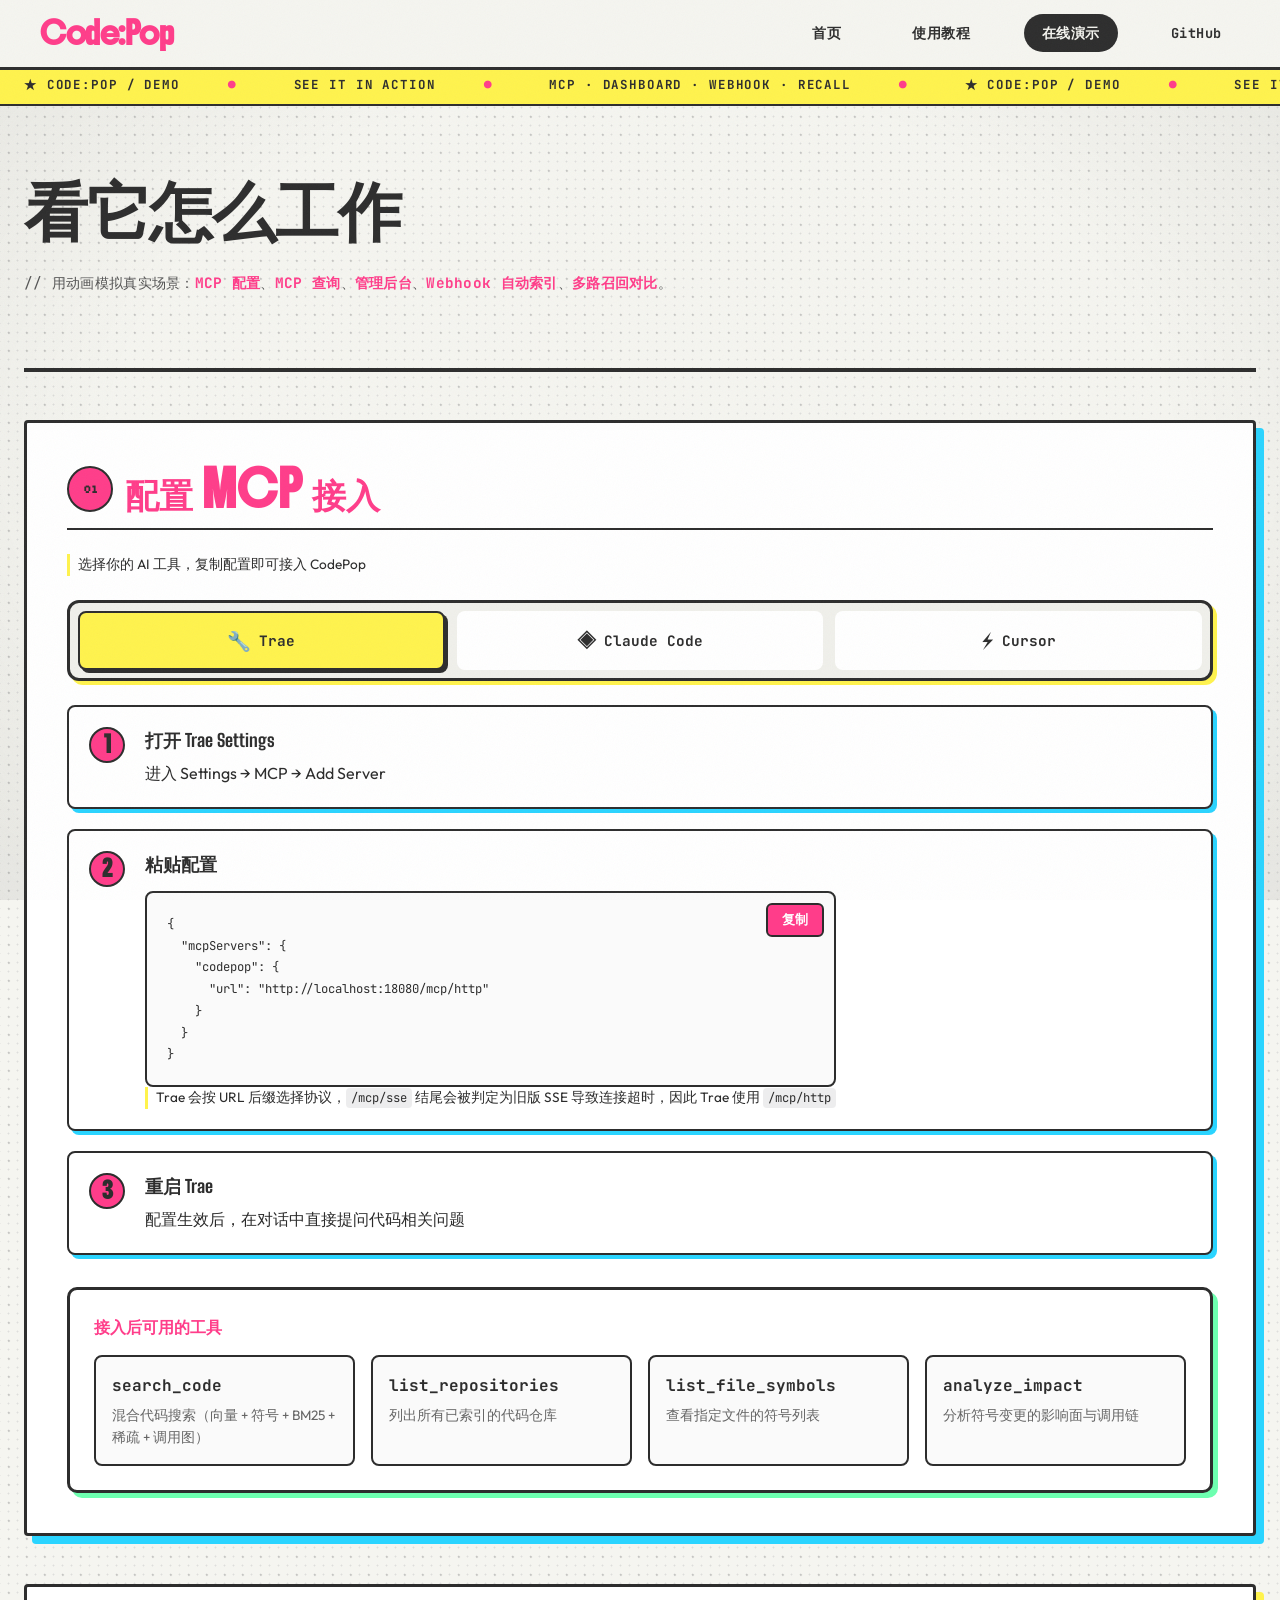
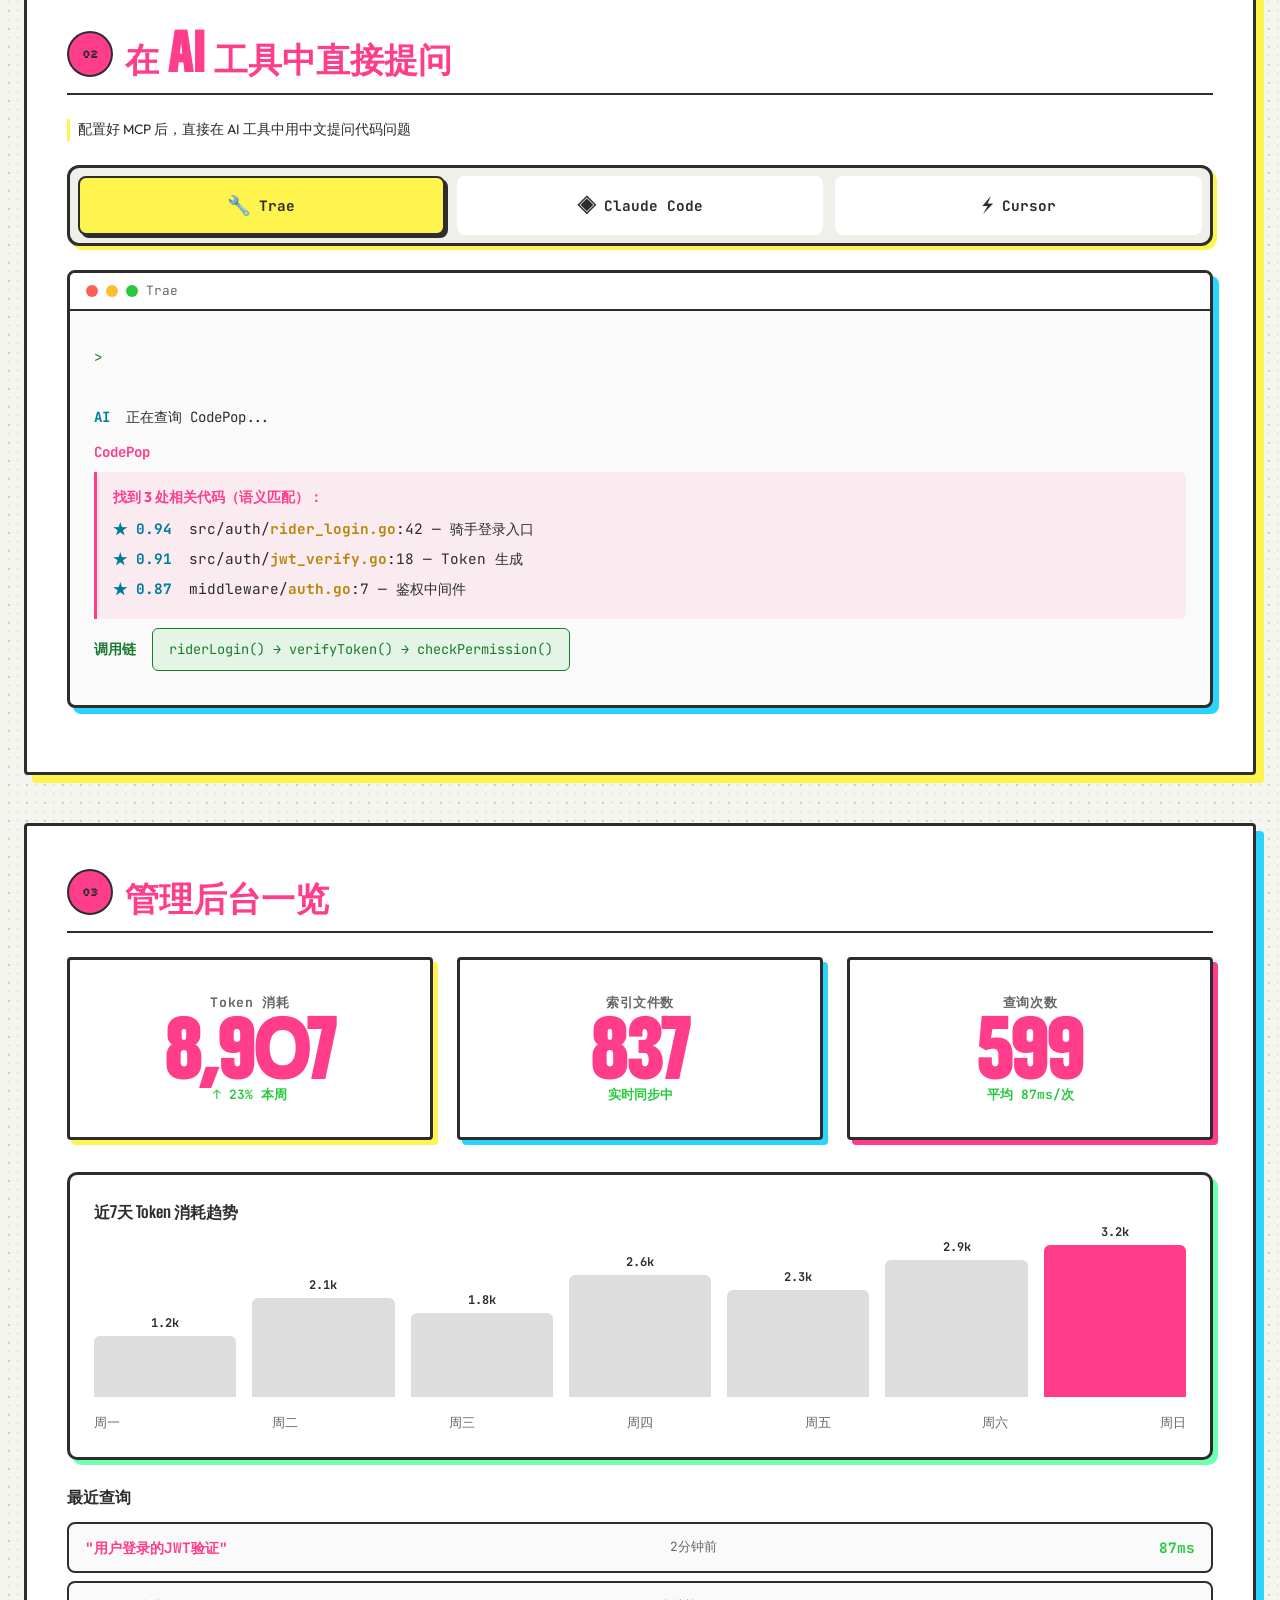
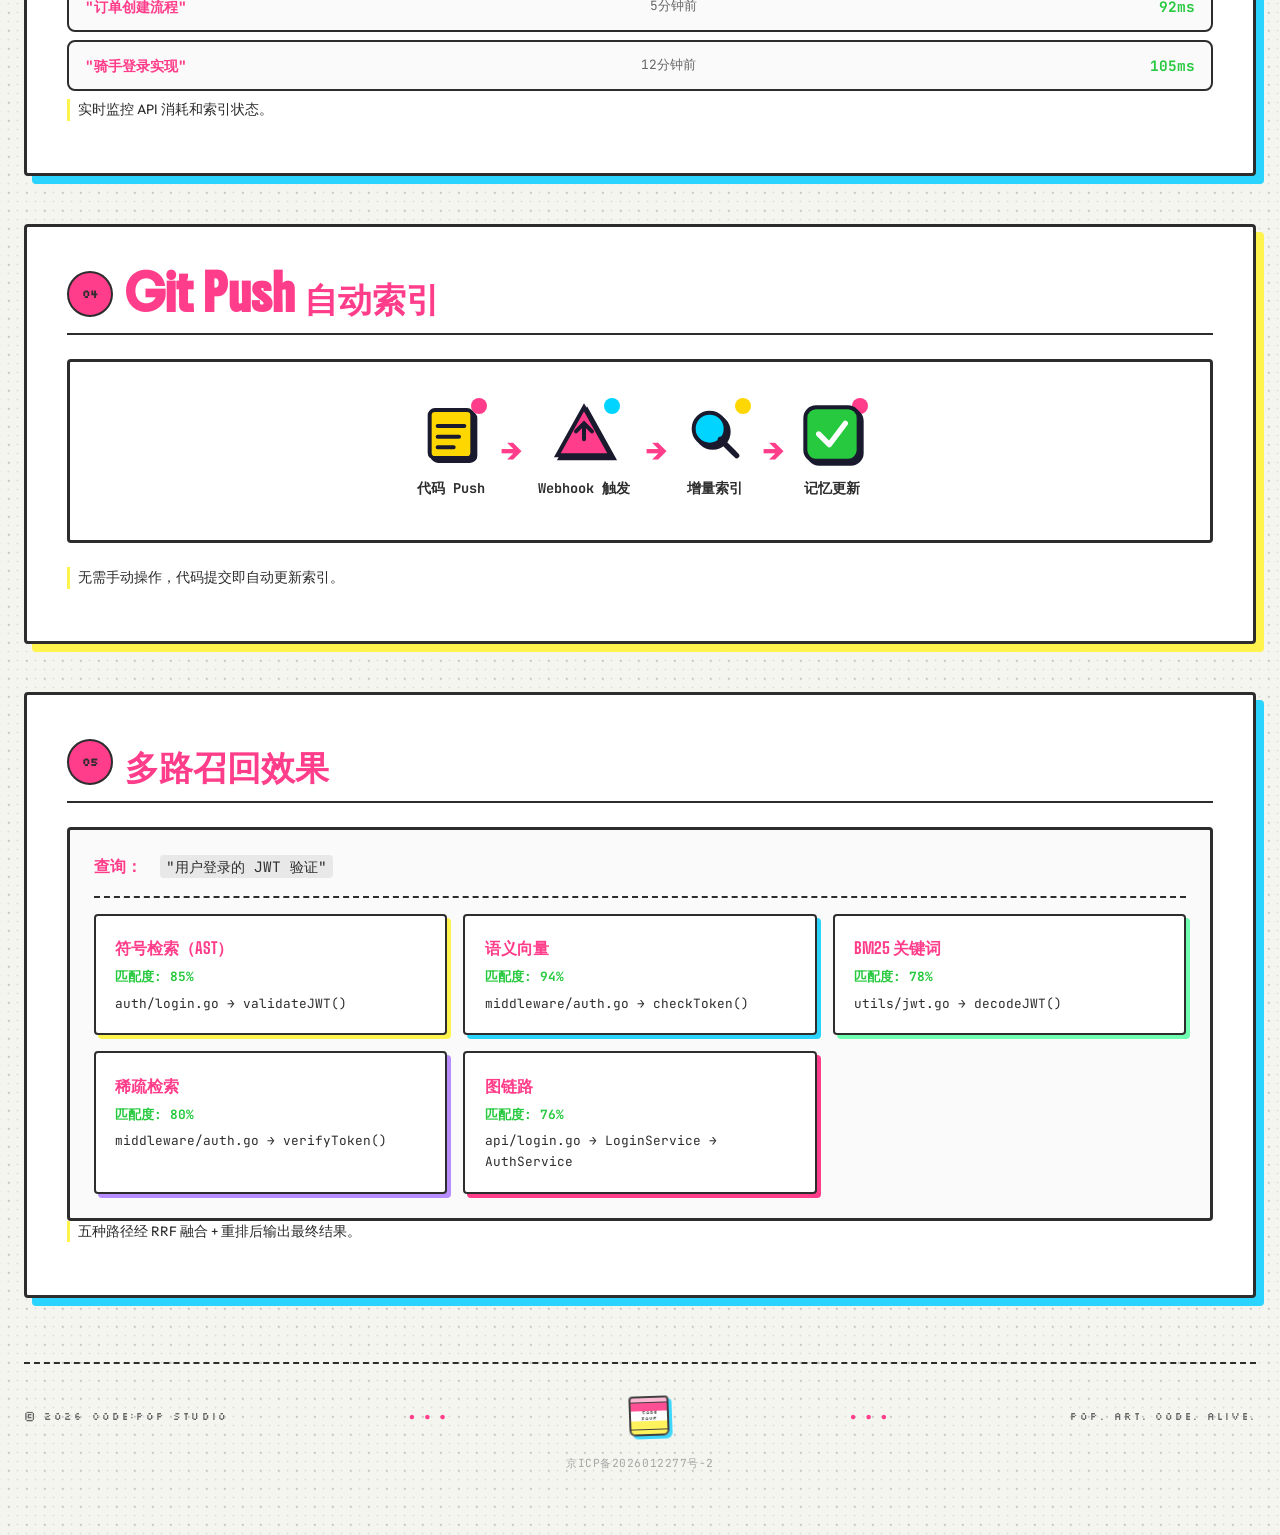
<file: demo.html>
<!DOCTYPE html>
<html lang="zh-CN">
<head>
  <meta charset="UTF-8">
  <meta name="viewport" content="width=device-width, initial-scale=1.0">
  <title>在线演示 - Code:Pop</title>
  <meta name="description" content="Code:Pop 在线演示：MCP 接入、管理后台、GitHub Webhook 自动索引、多路召回效果对比，纯 CSS 动画模拟真实交互。">
  <meta name="theme-color" content="#F5F5F0">
  <meta property="og:title" content="在线演示 - Code:Pop">
  <meta property="og:description" content="看它怎么工作 · MCP · Dashboard · Webhook · 多路召回">
  <link rel="icon" type="image/svg+xml" href="data:image/svg+xml,%3Csvg xmlns='http://www.w3.org/2000/svg' viewBox='0 0 32 32'%3E%3Crect width='32' height='32' rx='4' fill='%23ff3d8a'/%3E%3C/svg%3E">
  <link rel="stylesheet" href="css/fonts.css">
  <link rel="stylesheet" href="css/main.css">
</head>
<body>
  <nav class="top-nav">
    <a href="./index.html" class="nav-logo">Code:Pop</a>
    <button class="nav-toggle" aria-label="打开导航" aria-expanded="false">
      <span></span><span></span><span></span>
    </button>
    <div class="nav-links">
      <a href="./index.html">首页</a>
      <a href="./docs.html">使用教程</a>
      <a href="./demo.html" class="active">在线演示</a>
      <a href="https://github.com/ilyuve/code-pop" target="_blank" rel="noopener">GitHub</a>
    </div>
  </nav>

  <div class="ticker">
    <div class="ticker-track">
      <span>★ CODE:POP / DEMO</span><span class="dot">●</span>
      <span>SEE IT IN ACTION</span><span class="dot">●</span>
      <span>MCP · DASHBOARD · WEBHOOK · RECALL</span><span class="dot">●</span>
      <span>★ CODE:POP / DEMO</span><span class="dot">●</span>
      <span>SEE IT IN ACTION</span><span class="dot">●</span>
      <span>MCP · DASHBOARD · WEBHOOK · RECALL</span><span class="dot">●</span>
    </div>
  </div>

  <article class="page demo-page">
    <header class="demo-hero">
      <h1 class="section-title">看它怎么工作</h1>
      <p class="section-sub">// 用动画模拟真实场景：<span class="k">MCP 配置</span>、<span class="k">MCP 查询</span>、<span class="k">管理后台</span>、<span class="k">Webhook 自动索引</span>、<span class="k">多路召回对比</span>。</p>
    </header>

    <section class="demo-section">
      <h2><span class="step-badge">01</span>配置 MCP 接入</h2>
      <p class="demo-note">选择你的 AI 工具，复制配置即可接入 CodePop</p>

      <div class="mcp-tool-tabs">
        <button class="mcp-tab active" data-tool="trae">
          <span class="tab-icon">🔧</span>
          <span>Trae</span>
        </button>
        <button class="mcp-tab" data-tool="claude">
          <span class="tab-icon">◈</span>
          <span>Claude Code</span>
        </button>
        <button class="mcp-tab" data-tool="cursor">
          <span class="tab-icon">⚡</span>
          <span>Cursor</span>
        </button>
      </div>

      <div class="mcp-panel active" id="panel-trae">
        <div class="mcp-step">
          <div class="step-num">1</div>
          <div class="step-content">
            <h4>打开 Trae Settings</h4>
            <p>进入 Settings → MCP → Add Server</p>
          </div>
        </div>
        <div class="mcp-step">
          <div class="step-num">2</div>
          <div class="step-content">
            <h4>粘贴配置</h4>
            <div class="config-block">
              <pre><code>{
  "mcpServers": {
    "codepop": {
      "url": "http://localhost:18080/mcp/http"
    }
  }
}</code></pre>
              <button class="copy-btn" onclick="copyConfig(this)">复制</button>
            </div>
            <p class="demo-note">Trae 会按 URL 后缀选择协议，<code>/mcp/sse</code> 结尾会被判定为旧版 SSE 导致连接超时，因此 Trae 使用 <code>/mcp/http</code></p>
          </div>
        </div>
        <div class="mcp-step">
          <div class="step-num">3</div>
          <div class="step-content">
            <h4>重启 Trae</h4>
            <p>配置生效后，在对话中直接提问代码相关问题</p>
          </div>
        </div>
      </div>

      <div class="mcp-panel" id="panel-claude">
        <div class="mcp-step">
          <div class="step-num">1</div>
          <div class="step-content">
            <h4>编辑配置文件</h4>
            <p>macOS: <code>~/Library/Application Support/Claude/claude_desktop_config.json</code></p>
          </div>
        </div>
        <div class="mcp-step">
          <div class="step-num">2</div>
          <div class="step-content">
            <h4>粘贴配置</h4>
            <div class="config-block">
              <pre><code>{
  "mcpServers": {
    "codepop": {
      "type": "http",
      "url": "http://localhost:18080/mcp/sse"
    }
  }
}</code></pre>
              <button class="copy-btn" onclick="copyConfig(this)">复制</button>
            </div>
            <p class="demo-note">Claude Code 原生支持 Streamable HTTP 直连，无需 npx 转发</p>
          </div>
        </div>
        <div class="mcp-step">
          <div class="step-num">3</div>
          <div class="step-content">
            <h4>重启 Claude Code</h4>
            <p>完全退出后重新启动，MCP 工具自动加载</p>
          </div>
        </div>
      </div>

      <div class="mcp-panel" id="panel-cursor">
        <div class="mcp-step">
          <div class="step-num">1</div>
          <div class="step-content">
            <h4>打开 Cursor Settings</h4>
            <p>进入 Settings → MCP → Add Server</p>
          </div>
        </div>
        <div class="mcp-step">
          <div class="step-num">2</div>
          <div class="step-content">
            <h4>选择 HTTP 类型并填写 URL</h4>
            <div class="config-block simple">
              <pre><code>Server Type: HTTP
URL: http://localhost:18080/mcp/sse</code></pre>
              <button class="copy-btn" onclick="copyConfig(this)">复制 URL</button>
            </div>
            <p>或写入项目根目录 <code>.cursor/mcp.json</code>：</p>
            <div class="config-block">
              <pre><code>{
  "mcpServers": {
    "codepop": {
      "type": "http",
      "url": "http://localhost:18080/mcp/sse"
    }
  }
}</code></pre>
              <button class="copy-btn" onclick="copyConfig(this)">复制</button>
            </div>
          </div>
        </div>
        <div class="mcp-step">
          <div class="step-num">3</div>
          <div class="step-content">
            <h4>保存并测试</h4>
            <p>点击 Save，Cursor 会自动验证连接。成功后即可使用。</p>
          </div>
        </div>
      </div>

      <div class="mcp-tools-preview">
        <h4>接入后可用的工具</h4>
        <div class="tools-grid">
          <div class="tool-card">
            <div class="tool-name">search_code</div>
            <div class="tool-desc">混合代码搜索（向量 + 符号 + BM25 + 稀疏 + 调用图）</div>
          </div>
          <div class="tool-card">
            <div class="tool-name">list_repositories</div>
            <div class="tool-desc">列出所有已索引的代码仓库</div>
          </div>
          <div class="tool-card">
            <div class="tool-name">list_file_symbols</div>
            <div class="tool-desc">查看指定文件的符号列表</div>
          </div>
          <div class="tool-card">
            <div class="tool-name">analyze_impact</div>
            <div class="tool-desc">分析符号变更的影响面与调用链</div>
          </div>
        </div>
      </div>
    </section>

    <section class="demo-section">
      <h2><span class="step-badge">02</span>在 AI 工具中直接提问</h2>
      <p class="demo-note">配置好 MCP 后，直接在 AI 工具中用中文提问代码问题</p>

      <div class="mcp-tool-tabs query-tabs">
        <button class="mcp-tab active" data-tool="trae-query">
          <span class="tab-icon">🔧</span>
          <span>Trae</span>
        </button>
        <button class="mcp-tab" data-tool="claude-query">
          <span class="tab-icon">◈</span>
          <span>Claude Code</span>
        </button>
        <button class="mcp-tab" data-tool="cursor-query">
          <span class="tab-icon">⚡</span>
          <span>Cursor</span>
        </button>
      </div>

      <div class="mcp-panel active" id="panel-trae-query">
        <div class="terminal-demo">
          <div class="terminal-header">
            <span class="dot red"></span>
            <span class="dot yellow"></span>
            <span class="dot green"></span>
            <span>Trae</span>
          </div>
          <div class="terminal-body">
            <div class="line user">
              <span class="prompt">&gt;</span>
              <span class="type-text" data-text="帮我找一下骑手登录的实现"></span>
            </div>
            <div class="line ai">
              <span class="ai-label">AI</span>
              <span class="fade-in">正在查询 CodePop...</span>
            </div>
            <div class="line result fade-in-delay">
              <span class="result-label">CodePop</span>
              <div class="code-result">
                <p>找到 3 处相关代码（语义匹配）：</p>
                <ul>
                  <li><span class="score">★ 0.94</span> src/auth/<span class="hl">rider_login.go</span>:42 — 骑手登录入口</li>
                  <li><span class="score">★ 0.91</span> src/auth/<span class="hl">jwt_verify.go</span>:18 — Token 生成</li>
                  <li><span class="score">★ 0.87</span> middleware/<span class="hl">auth.go</span>:7 — 鉴权中间件</li>
                </ul>
              </div>
            </div>
            <div class="line chain fade-in-delay-2">
              <span class="chain-label">调用链</span>
              <div class="chain-flow">
                riderLogin() → verifyToken() → checkPermission()
              </div>
            </div>
          </div>
        </div>
      </div>

      <div class="mcp-panel" id="panel-claude-query">
        <div class="terminal-demo">
          <div class="terminal-header">
            <span class="dot red"></span>
            <span class="dot yellow"></span>
            <span class="dot green"></span>
            <span>Claude Code</span>
          </div>
          <div class="terminal-body">
            <div class="line user">
              <span class="prompt">&gt;</span>
              <span class="type-text" data-text="这个项目的限流逻辑是怎么实现的？"></span>
            </div>
            <div class="line ai">
              <span class="ai-label">AI</span>
              <span class="fade-in">正在查询 CodePop...</span>
            </div>
            <div class="line result fade-in-delay">
              <span class="result-label">CodePop</span>
              <div class="code-result">
                <p>找到 4 处相关代码：</p>
                <ul>
                  <li><span class="score">★ 0.96</span> src/ratelimit/<span class="hl">token_bucket.go</span>:15 — 令牌桶算法</li>
                  <li><span class="score">★ 0.92</span> src/middleware/<span class="hl">rate_limiter.go</span>:33 — 限流中间件</li>
                  <li><span class="score">★ 0.88</span> src/config/<span class="hl">rate_config.go</span>:8 — 限流配置</li>
                  <li><span class="score">★ 0.85</span> src/utils/<span class="hl">backoff.go</span>:21 — 退避策略</li>
                </ul>
              </div>
            </div>
          </div>
        </div>
      </div>

      <div class="mcp-panel" id="panel-cursor-query">
        <div class="terminal-demo">
          <div class="terminal-header">
            <span class="dot red"></span>
            <span class="dot yellow"></span>
            <span class="dot green"></span>
            <span>Cursor</span>
          </div>
          <div class="terminal-body">
            <div class="line user">
              <span class="prompt">&gt;</span>
              <span class="type-text" data-text="用户订单创建的完整流程"></span>
            </div>
            <div class="line ai">
              <span class="ai-label">AI</span>
              <span class="fade-in">正在查询 CodePop...</span>
            </div>
            <div class="line result fade-in-delay">
              <span class="result-label">CodePop</span>
              <div class="code-result">
                <p>跨文件调用链：</p>
                <ul>
                  <li><span class="score">★ 0.95</span> api/<span class="hl">order_controller.go</span>:28 — 订单创建接口</li>
                  <li><span class="score">★ 0.93</span> service/<span class="hl">order_service.go</span>:56 — 订单业务逻辑</li>
                  <li><span class="score">★ 0.90</span> dao/<span class="hl">order_dao.go</span>:42 — 订单数据访问</li>
                  <li><span class="score">★ 0.87</span> model/<span class="hl">order.go</span>:15 — 订单实体定义</li>
                </ul>
              </div>
            </div>
            <div class="line graph fade-in-delay-2">
              <span class="chain-label">结构图</span>
              <div class="ascii-graph">
Controller → Service → DAO → Model
   ↓           ↓        ↓      ↓
Validate   Business  Query  Entity
              </div>
            </div>
          </div>
        </div>
      </div>
    </section>

    <section class="demo-section">
      <h2><span class="step-badge">03</span>管理后台一览</h2>
      <div class="dashboard-preview">
        <div class="dash-card">
          <h4>Token 消耗</h4>
          <div class="big-number" data-target="12847">0</div>
          <div class="trend">↑ 23% 本周</div>
        </div>
        <div class="dash-card">
          <h4>索引文件数</h4>
          <div class="big-number" data-target="1247">0</div>
          <div class="trend">实时同步中</div>
        </div>
        <div class="dash-card">
          <h4>查询次数</h4>
          <div class="big-number" data-target="892">0</div>
          <div class="trend">平均 87ms/次</div>
        </div>
      </div>

      <div class="demo-chart">
        <h4>近7天 Token 消耗趋势</h4>
        <div class="chart-bars">
          <div class="bar" style="height: 40%"><span class="bar-val">1.2k</span></div>
          <div class="bar" style="height: 65%"><span class="bar-val">2.1k</span></div>
          <div class="bar" style="height: 55%"><span class="bar-val">1.8k</span></div>
          <div class="bar" style="height: 80%"><span class="bar-val">2.6k</span></div>
          <div class="bar" style="height: 70%"><span class="bar-val">2.3k</span></div>
          <div class="bar" style="height: 90%"><span class="bar-val">2.9k</span></div>
          <div class="bar active" style="height: 100%"><span class="bar-val">3.2k</span></div>
        </div>
        <div class="chart-labels">
          <span>周一</span><span>周二</span><span>周三</span><span>周四</span><span>周五</span><span>周六</span><span>周日</span>
        </div>
      </div>

      <div class="demo-logs">
        <h4>最近查询</h4>
        <div class="log-item">
          <span class="log-query">"用户登录的JWT验证"</span>
          <span class="log-time">2分钟前</span>
          <span class="log-latency">87ms</span>
        </div>
        <div class="log-item">
          <span class="log-query">"订单创建流程"</span>
          <span class="log-time">5分钟前</span>
          <span class="log-latency">92ms</span>
        </div>
        <div class="log-item">
          <span class="log-query">"骑手登录实现"</span>
          <span class="log-time">12分钟前</span>
          <span class="log-latency">105ms</span>
        </div>
      </div>

      <p class="demo-note">实时监控 API 消耗和索引状态。</p>
    </section>

    <section class="demo-section">
      <h2><span class="step-badge">04</span>Git Push 自动索引</h2>
      <div class="flow-demo">
        <div class="flow-step">
          <div class="pop-icon icon-code">
            <svg viewBox="0 0 48 48" fill="none">
              <rect x="8" y="6" width="32" height="36" rx="4" fill="#ffd700" stroke="#1a1a2e" stroke-width="3"/>
              <path d="M14 18h20M14 26h16M14 34h12" stroke="#1a1a2e" stroke-width="3" stroke-linecap="round"/>
            </svg>
          </div>
          <span>代码 Push</span>
        </div>
        <div class="flow-arrow">→</div>
        <div class="flow-step">
          <div class="pop-icon icon-webhook">
            <svg viewBox="0 0 48 48" fill="none">
              <polygon points="24,4 44,40 4,40" fill="#ff3d8a" stroke="#1a1a2e" stroke-width="3"/>
              <path d="M24 16v12M18 22l6-6 6 6" stroke="#1a1a2e" stroke-width="3" stroke-linecap="round"/>
            </svg>
          </div>
          <span>Webhook 触发</span>
        </div>
        <div class="flow-arrow">→</div>
        <div class="flow-step">
          <div class="pop-icon icon-search">
            <svg viewBox="0 0 48 48" fill="none">
              <circle cx="20" cy="20" r="12" fill="#00d4ff" stroke="#1a1a2e" stroke-width="3"/>
              <path d="M28 28l10 10" stroke="#1a1a2e" stroke-width="4" stroke-linecap="round"/>
            </svg>
          </div>
          <span>增量索引</span>
        </div>
        <div class="flow-arrow">→</div>
        <div class="flow-step">
          <div class="pop-icon icon-check">
            <svg viewBox="0 0 48 48" fill="none">
              <rect x="4" y="4" width="40" height="40" rx="8" fill="#27c93f" stroke="#1a1a2e" stroke-width="3"/>
              <path d="M14 24l8 8 12-16" stroke="white" stroke-width="4" stroke-linecap="round" stroke-linejoin="round"/>
            </svg>
          </div>
          <span>记忆更新</span>
        </div>
      </div>
      <p class="demo-note">无需手动操作，代码提交即自动更新索引。</p>
    </section>

    <section class="demo-section">
      <h2><span class="step-badge">05</span>多路召回效果</h2>
      <div class="query-demo">
        <div class="query-input">
          <span class="query-label">查询：</span>
          <code>"用户登录的 JWT 验证"</code>
        </div>
        <div class="recall-results">
          <div class="recall-way">
            <h4>符号检索（AST）</h4>
            <div class="recall-score">匹配度: 85%</div>
            <div class="recall-match">auth/login.go → validateJWT()</div>
          </div>
          <div class="recall-way">
            <h4>语义向量</h4>
            <div class="recall-score">匹配度: 94%</div>
            <div class="recall-match">middleware/auth.go → checkToken()</div>
          </div>
          <div class="recall-way">
            <h4>BM25 关键词</h4>
            <div class="recall-score">匹配度: 78%</div>
            <div class="recall-match">utils/jwt.go → decodeJWT()</div>
          </div>
          <div class="recall-way">
            <h4>稀疏检索</h4>
            <div class="recall-score">匹配度: 80%</div>
            <div class="recall-match">middleware/auth.go → verifyToken()</div>
          </div>
          <div class="recall-way">
            <h4>图链路</h4>
            <div class="recall-score">匹配度: 76%</div>
            <div class="recall-match">api/login.go → LoginService → AuthService</div>
          </div>
        </div>
      </div>
      <p class="demo-note">五种路径经 RRF 融合 + 重排后输出最终结果。</p>
    </section>

    <footer class="foot">
      <span>© 2026 CODE:POP STUDIO</span>
      <span class="dots">● ● ●</span>
      <span class="warhol-can" aria-label="安迪·沃霍尔风格金宝汤罐头致敬彩蛋"><span class="can-mini-label">CODE<br>SOUP</span></span>
      <span class="dots">● ● ●</span>
      <span>POP. ART. CODE. ALIVE.</span>
    </footer>
    <div class="icp-line">京ICP备2026012277号-2</div>
  </article>

  <script>
    // 通用 tab 切换（支持配置区和查询区两组）
    function initTabs(tabSelector) {
      document.querySelectorAll(tabSelector).forEach(tab => {
        tab.addEventListener('click', () => {
          const section = tab.closest('.demo-section');
          const tabs = section.querySelectorAll('.mcp-tab');
          const panels = section.querySelectorAll('.mcp-panel');

          tabs.forEach(t => t.classList.remove('active'));
          tab.classList.add('active');

          panels.forEach(p => p.classList.remove('active'));
          const tool = tab.dataset.tool;
          const target = section.querySelector('#panel-' + tool);
          if (target) target.classList.add('active');
        });
      });
    }

    initTabs('.mcp-tool-tabs .mcp-tab');

    // 数字滚动动画
    function animateNumbers() {
      const numbers = document.querySelectorAll('.big-number[data-target]');
      numbers.forEach(el => {
        const target = parseInt(el.dataset.target);
        const duration = 1500;
        const step = target / (duration / 16);
        let current = 0;

        const timer = setInterval(() => {
          current += step;
          if (current >= target) {
            current = target;
            clearInterval(timer);
          }
          el.textContent = Math.floor(current).toLocaleString();
        }, 16);
      });
    }

    // 当管理后台区域进入视口时触发数字动画
    const dashObserver = new IntersectionObserver((entries) => {
      entries.forEach(entry => {
        if (entry.isIntersecting) {
          animateNumbers();
          dashObserver.unobserve(entry.target);
        }
      });
    });

    const dashSection = document.querySelector('.dashboard-preview');
    if (dashSection) dashObserver.observe(dashSection);

    // 复制配置
    function copyConfig(btn) {
      const pre = btn.parentElement.querySelector('pre');
      const text = pre.innerText;
      navigator.clipboard.writeText(text).then(() => {
        btn.textContent = '已复制';
        btn.classList.add('copied');
        setTimeout(() => {
          btn.textContent = '复制';
          btn.classList.remove('copied');
        }, 2000);
      });
    }
  </script>
</body>
</html>
</file>
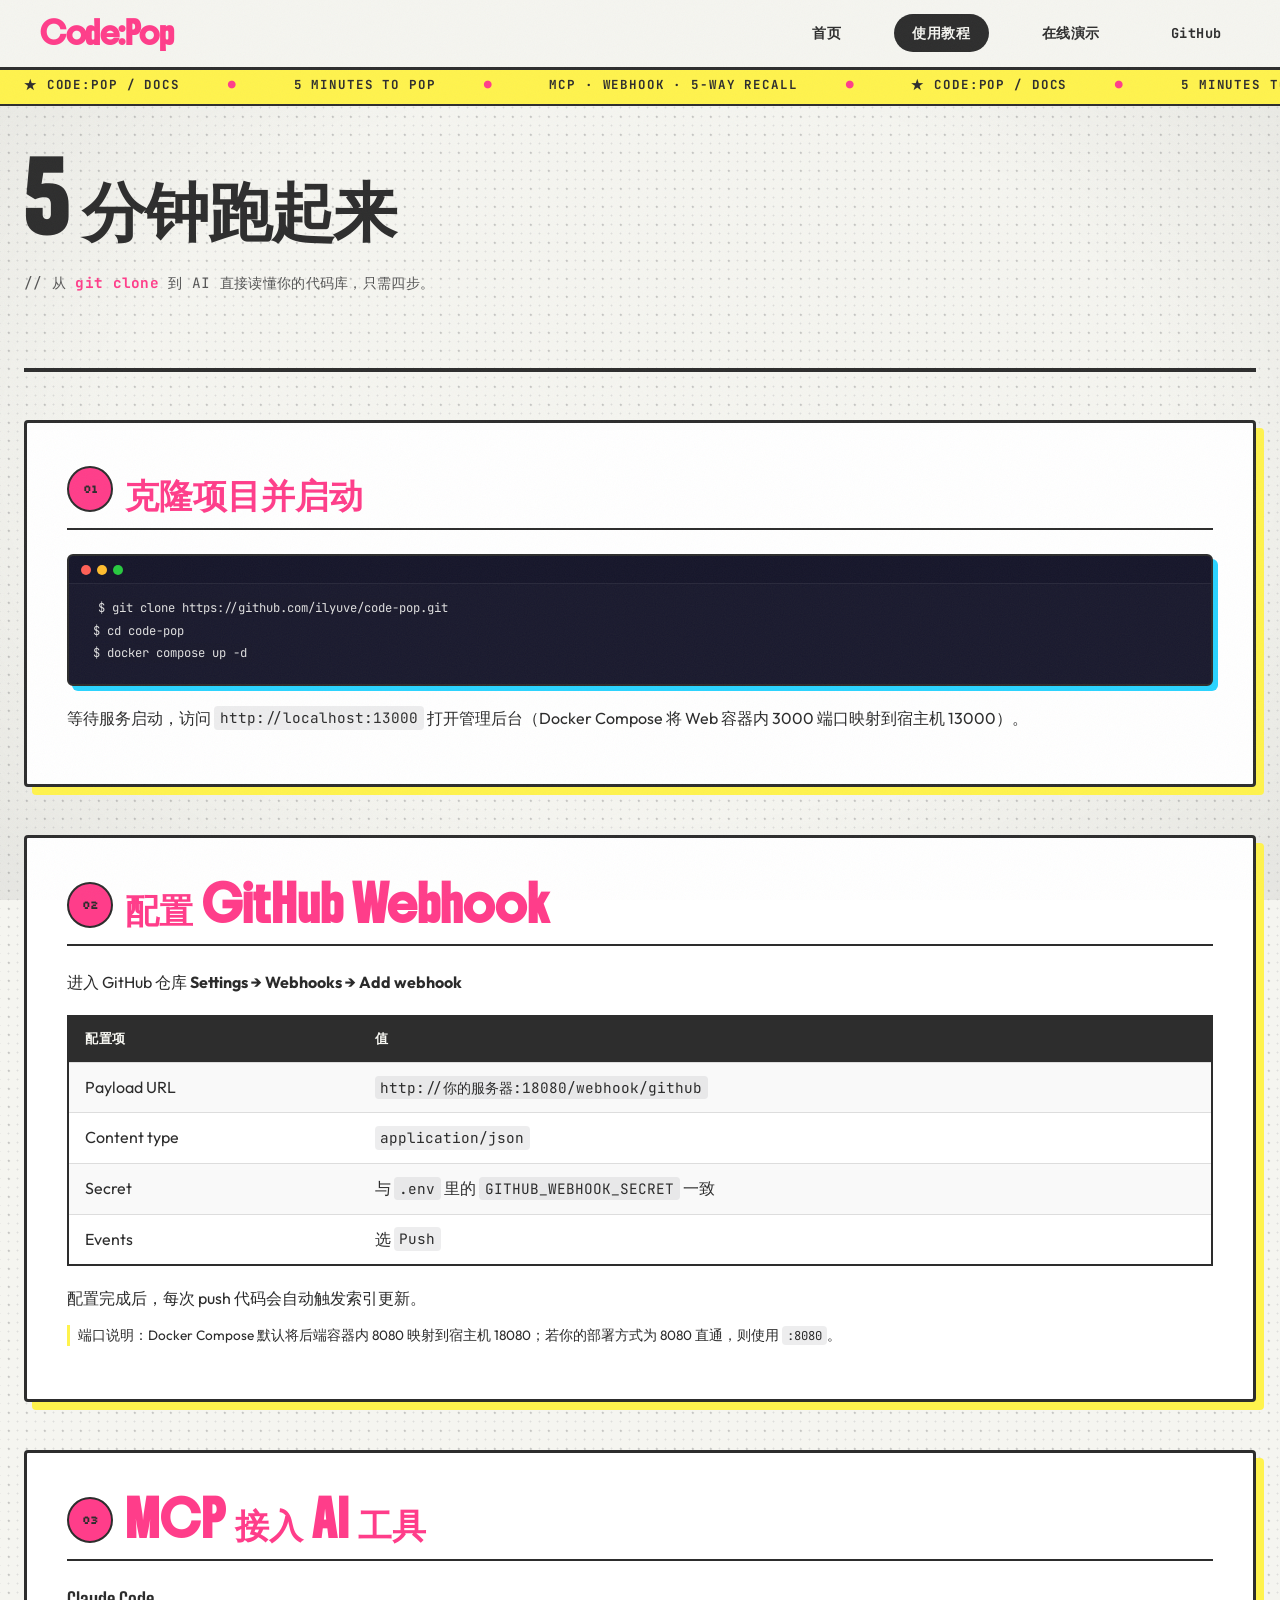
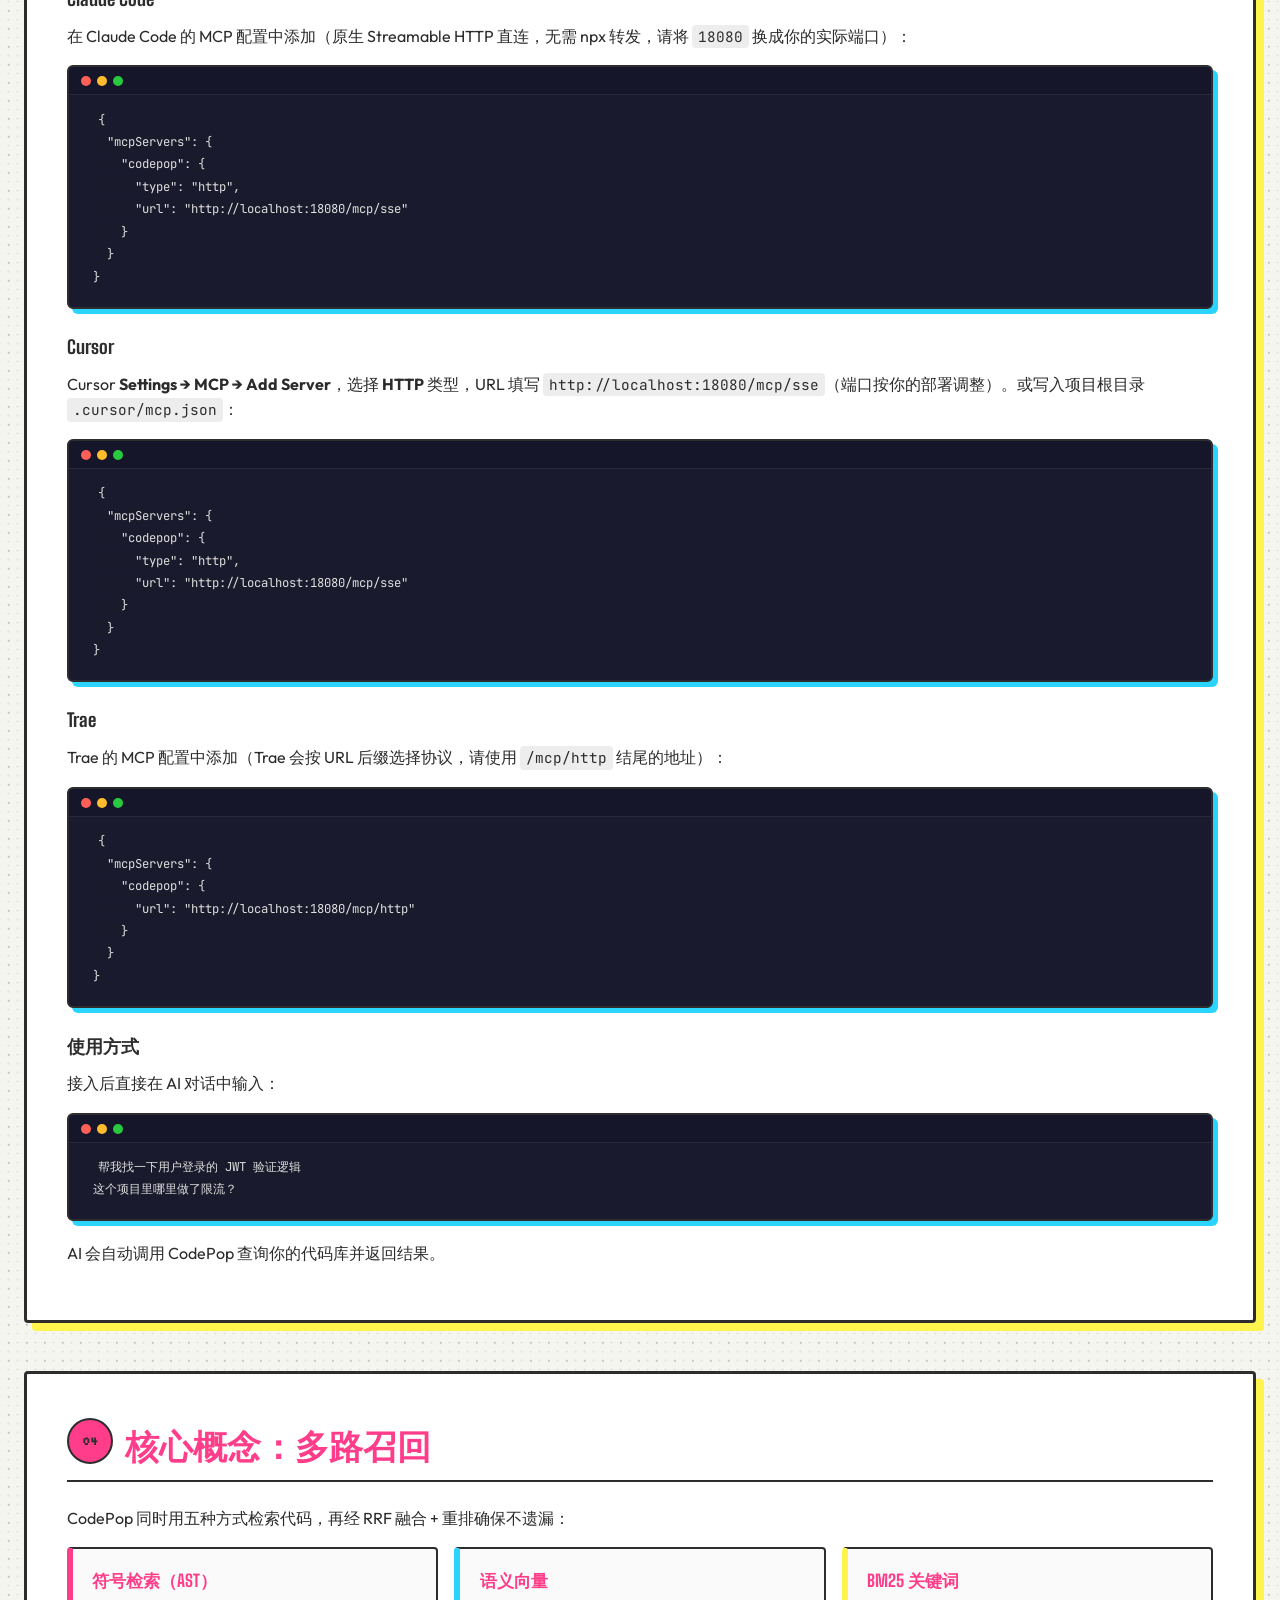
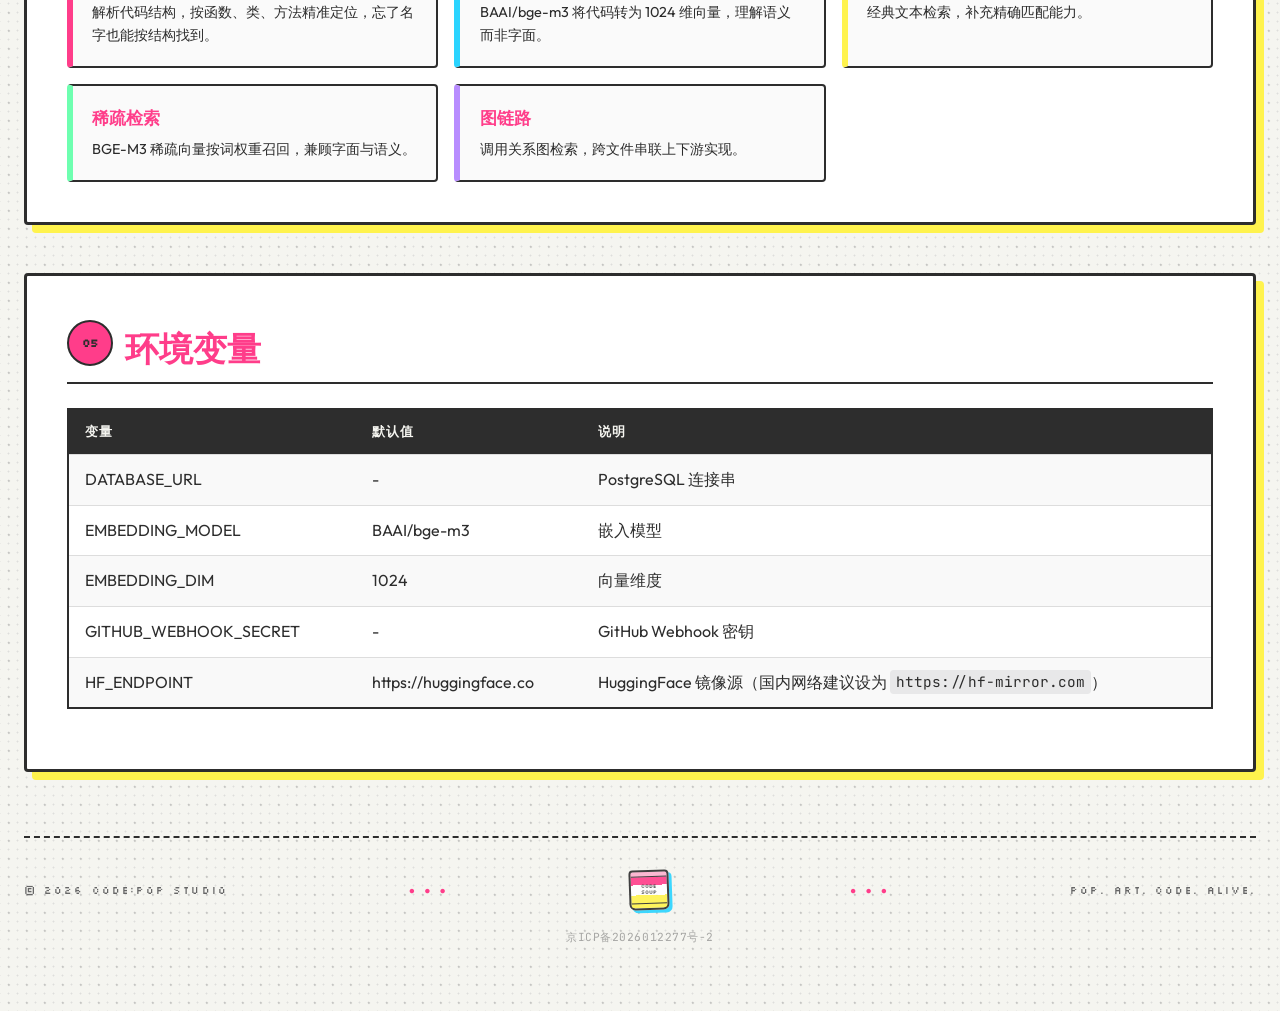
<file: docs.html>
<!DOCTYPE html>
<html lang="zh-CN">
<head>
  <meta charset="UTF-8">
  <meta name="viewport" content="width=device-width, initial-scale=1.0">
  <title>使用教程 - Code:Pop</title>
  <meta name="description" content="Code:Pop 使用教程：5 分钟通过 Docker Compose 启动，配置 GitHub Webhook、MCP 接入 Claude Code / Cursor，理解多路召回原理。">
  <meta name="theme-color" content="#F5F5F0">
  <meta property="og:title" content="使用教程 - Code:Pop">
  <meta property="og:description" content="5 分钟跑起来 · MCP 接入 · 多路召回 · GitHub Webhook 自动索引">
  <link rel="icon" type="image/svg+xml" href="data:image/svg+xml,%3Csvg xmlns='http://www.w3.org/2000/svg' viewBox='0 0 32 32'%3E%3Crect width='32' height='32' rx='4' fill='%23ff3d8a'/%3E%3C/svg%3E">
  <link rel="stylesheet" href="css/fonts.css">
  <link rel="stylesheet" href="css/main.css">
</head>
<body>
  <nav class="top-nav">
    <a href="./index.html" class="nav-logo">Code:Pop</a>
    <button class="nav-toggle" aria-label="打开导航" aria-expanded="false">
      <span></span><span></span><span></span>
    </button>
    <div class="nav-links">
      <a href="./index.html">首页</a>
      <a href="./docs.html" class="active">使用教程</a>
      <a href="./demo.html">在线演示</a>
      <a href="https://github.com/ilyuve/code-pop" target="_blank" rel="noopener">GitHub</a>
    </div>
  </nav>

  <div class="ticker">
    <div class="ticker-track">
      <span>★ CODE:POP / DOCS</span><span class="dot">●</span>
      <span>5 MINUTES TO POP</span><span class="dot">●</span>
      <span>MCP · WEBHOOK · 5-WAY RECALL</span><span class="dot">●</span>
      <span>★ CODE:POP / DOCS</span><span class="dot">●</span>
      <span>5 MINUTES TO POP</span><span class="dot">●</span>
      <span>MCP · WEBHOOK · 5-WAY RECALL</span><span class="dot">●</span>
    </div>
  </div>

  <article class="page doc-page">
    <header class="doc-hero">
      <h1 class="section-title">5 分钟跑起来</h1>
      <p class="section-sub">// 从 <span class="k">git clone</span> 到 AI 直接读懂你的代码库，只需四步。</p>
    </header>

    <section class="doc-section">
      <h2><span class="step-badge">01</span>克隆项目并启动</h2>
      <pre class="code-block"><code>$ git clone https://github.com/ilyuve/code-pop.git
$ cd code-pop
$ docker compose up -d</code></pre>
      <p>等待服务启动，访问 <code>http://localhost:13000</code> 打开管理后台（Docker Compose 将 Web 容器内 3000 端口映射到宿主机 13000）。</p>
    </section>

    <section class="doc-section">
      <h2><span class="step-badge">02</span>配置 GitHub Webhook</h2>
      <p>进入 GitHub 仓库 <strong>Settings → Webhooks → Add webhook</strong></p>
      <table class="env-table">
        <tr><th>配置项</th><th>值</th></tr>
        <tr><td>Payload URL</td><td><code>http://你的服务器:18080/webhook/github</code></td></tr>
        <tr><td>Content type</td><td><code>application/json</code></td></tr>
        <tr><td>Secret</td><td>与 <code>.env</code> 里的 <code>GITHUB_WEBHOOK_SECRET</code> 一致</td></tr>
        <tr><td>Events</td><td>选 <code>Push</code></td></tr>
      </table>
      <p>配置完成后，每次 push 代码会自动触发索引更新。</p>
      <p class="demo-note">端口说明：Docker Compose 默认将后端容器内 8080 映射到宿主机 18080；若你的部署方式为 8080 直通，则使用 <code>:8080</code>。</p>
    </section>

    <section class="doc-section">
      <h2><span class="step-badge">03</span>MCP 接入 AI 工具</h2>

      <h3>Claude Code</h3>
      <p>在 Claude Code 的 MCP 配置中添加（原生 Streamable HTTP 直连，无需 npx 转发，请将 <code>18080</code> 换成你的实际端口）：</p>
      <pre class="code-block"><code>{
  "mcpServers": {
    "codepop": {
      "type": "http",
      "url": "http://localhost:18080/mcp/sse"
    }
  }
}</code></pre>

      <h3>Cursor</h3>
      <p>Cursor <strong>Settings → MCP → Add Server</strong>，选择 <strong>HTTP</strong> 类型，URL 填写 <code>http://localhost:18080/mcp/sse</code>（端口按你的部署调整）。或写入项目根目录 <code>.cursor/mcp.json</code>：</p>
      <pre class="code-block"><code>{
  "mcpServers": {
    "codepop": {
      "type": "http",
      "url": "http://localhost:18080/mcp/sse"
    }
  }
}</code></pre>

      <h3>Trae</h3>
      <p>Trae 的 MCP 配置中添加（Trae 会按 URL 后缀选择协议，请使用 <code>/mcp/http</code> 结尾的地址）：</p>
      <pre class="code-block"><code>{
  "mcpServers": {
    "codepop": {
      "url": "http://localhost:18080/mcp/http"
    }
  }
}</code></pre>

      <h3>使用方式</h3>
      <p>接入后直接在 AI 对话中输入：</p>
      <pre class="code-block"><code>帮我找一下用户登录的 JWT 验证逻辑
这个项目里哪里做了限流？</code></pre>
      <p>AI 会自动调用 CodePop 查询你的代码库并返回结果。</p>
    </section>

    <section class="doc-section">
      <h2><span class="step-badge">04</span>核心概念：多路召回</h2>
      <p>CodePop 同时用五种方式检索代码，再经 RRF 融合 + 重排确保不遗漏：</p>
      <div class="recall-grid">
        <div class="recall-item">
          <h4>符号检索（AST）</h4>
          <p>解析代码结构，按函数、类、方法精准定位，忘了名字也能按结构找到。</p>
        </div>
        <div class="recall-item">
          <h4>语义向量</h4>
          <p>BAAI/bge-m3 将代码转为 1024 维向量，理解语义而非字面。</p>
        </div>
        <div class="recall-item">
          <h4>BM25 关键词</h4>
          <p>经典文本检索，补充精确匹配能力。</p>
        </div>
        <div class="recall-item">
          <h4>稀疏检索</h4>
          <p>BGE-M3 稀疏向量按词权重召回，兼顾字面与语义。</p>
        </div>
        <div class="recall-item">
          <h4>图链路</h4>
          <p>调用关系图检索，跨文件串联上下游实现。</p>
        </div>
      </div>
    </section>

    <section class="doc-section">
      <h2><span class="step-badge">05</span>环境变量</h2>
      <table class="env-table">
        <tr><th>变量</th><th>默认值</th><th>说明</th></tr>
        <tr><td>DATABASE_URL</td><td>-</td><td>PostgreSQL 连接串</td></tr>
        <tr><td>EMBEDDING_MODEL</td><td>BAAI/bge-m3</td><td>嵌入模型</td></tr>
        <tr><td>EMBEDDING_DIM</td><td>1024</td><td>向量维度</td></tr>
        <tr><td>GITHUB_WEBHOOK_SECRET</td><td>-</td><td>GitHub Webhook 密钥</td></tr>
        <tr><td>HF_ENDPOINT</td><td>https://huggingface.co</td><td>HuggingFace 镜像源（国内网络建议设为 <code>https://hf-mirror.com</code>）</td></tr>
      </table>
    </section>

    <footer class="foot">
      <span>© 2026 CODE:POP STUDIO</span>
      <span class="dots">● ● ●</span>
      <span class="warhol-can" aria-label="安迪·沃霍尔风格金宝汤罐头致敬彩蛋"><span class="can-mini-label">CODE<br>SOUP</span></span>
      <span class="dots">● ● ●</span>
      <span>POP. ART. CODE. ALIVE.</span>
    </footer>
    <div class="icp-line">京ICP备2026012277号-2</div>
  </article>
</body>
</html>
</file>
<file: css/fonts.css>
@font-face { font-family: 'Boldonse'; src: url('../assets/fonts/Boldonse-Regular.ttf') format('truetype'); font-weight: 400; font-display: swap; }
@font-face { font-family: 'EricaOne'; src: url('../assets/fonts/EricaOne-Regular.ttf') format('truetype'); font-weight: 400; font-display: swap; }
@font-face { font-family: 'BigShoulders'; src: url('../assets/fonts/BigShoulders-Regular.ttf') format('truetype'); font-weight: 400; font-display: swap; }
@font-face { font-family: 'BigShoulders'; src: url('../assets/fonts/BigShoulders-Bold.ttf') format('truetype'); font-weight: 700; font-display: swap; }
@font-face { font-family: 'Outfit'; src: url('../assets/fonts/Outfit-Regular.ttf') format('truetype'); font-weight: 400; font-display: swap; }
@font-face { font-family: 'Outfit'; src: url('../assets/fonts/Outfit-Bold.ttf') format('truetype'); font-weight: 700; font-display: swap; }
@font-face { font-family: 'JetBrainsMono'; src: url('../assets/fonts/JetBrainsMono-Regular.ttf') format('truetype'); font-weight: 400; font-display: swap; }
@font-face { font-family: 'JetBrainsMono'; src: url('../assets/fonts/JetBrainsMono-Bold.ttf') format('truetype'); font-weight: 700; font-display: swap; }
@font-face { font-family: 'Silkscreen'; src: url('../assets/fonts/Silkscreen-Regular.ttf') format('truetype'); font-weight: 400; font-display: swap; }
</file>
<file: css/main.css>
/* ============================================
   Code:Pop — Main Stylesheet
   波普艺术画册风格：米白纸张 + 深炭灰漫画线框
   ============================================ */

:root {
  --bg: #F5F5F0;
  --bg2: #FAFAFA;
  --bg3: #FFFFFF;
  --ink: #2D2D2D;
  --ink-soft: #2B2B2B;
  --muted: #666666;
  --rule: #2D2D2D;
  --code-bg: #1A1A2E;
  --accent: #ff3d8a;       /* 荧光粉 - 品牌主色 */
  --accent2: #2ad4ff;      /* 电蓝 - 科技/信息 */
  --accent3: #fff34d;      /* 柠檬黄 - 高亮/警示 */
  --accent4: #ff8a3d;      /* 警示橙 - 辅助 */
  --accent5: #6effb0;      /* 薄荷绿 - 辅助 */
  --accent5-deep: #34d399; /* 薄荷绿-深 (高对比文本) */
  --accent6: #b88dff;      /* 紫 - 辅助 */
  /* v2: transparency variants for subtle section backgrounds */
  --accent-10: rgba(255, 61, 138, 0.08);
  --accent2-10: rgba(42, 212, 255, 0.08);
  --accent3-10: rgba(255, 243, 77, 0.08);
  --accent5-10: rgba(52, 211, 153, 0.08);
  --font-display: 'Boldonse', 'EricaOne', sans-serif;
  --font-headline: 'BigShoulders', 'EricaOne', sans-serif;
  --font-body: 'Outfit', system-ui, sans-serif;
  --font-mono: 'JetBrainsMono', monospace;
  --font-pixel: 'Silkscreen', monospace;
}

*, *::before, *::after { box-sizing: border-box; margin: 0; padding: 0; }
html { font-size: 16px; scroll-behavior: smooth; }
body {
  font-family: var(--font-body);
  color: var(--ink);
  background: var(--bg);
  line-height: 1.6;
  overflow-x: hidden;
  background-image:
    radial-gradient(circle, rgba(45, 45, 45, 0.14) 0 1.4px, transparent 1.6px),
    radial-gradient(circle, rgba(26, 26, 46, 0.10) 0 0.9px, transparent 1.1px);
  background-size: 18px 18px, 9px 9px;
  background-position: 0 0, 4px 4px;
  /* v2: font smoothing */
  -webkit-font-smoothing: antialiased;
  -moz-osx-font-smoothing: grayscale;
  /* v2: Ben-Day dot slow scroll animation */
  animation: dots-drift 120s linear infinite;
}
/* v2: body padding-top for fixed nav (kept from original second body rule) */
body { padding-top: 64px; }

/* v2: global noise texture overlay */
body::after {
  content: '';
  position: fixed;
  inset: 0;
  pointer-events: none;
  z-index: 9999;
  opacity: 0.04;
  background-image: url("data:image/svg+xml,%3Csvg viewBox='0 0 256 256' xmlns='http://www.w3.org/2000/svg'%3E%3Cfilter id='n'%3E%3CfeTurbulence type='fractalNoise' baseFrequency='0.9' numOctaves='4' stitchTiles='stitch'/%3E%3C/filter%3E%3Crect width='100%25' height='100%25' filter='url(%23n)'/%3E%3C/svg%3E");
  background-size: 256px 256px;
}

.page {
  max-width: 1280px;
  margin: 0 auto;
  padding: 2rem 1.5rem 4rem;
}
.page { padding-top: 2.5rem; }

/* v2: page position for vignette */
.page { position: relative; }

/* v2: subtle vignette effect on page edges */
.page::before {
  content: '';
  position: fixed;
  inset: 0;
  pointer-events: none;
  z-index: -1;
  background: radial-gradient(ellipse at center, transparent 58%, rgba(45,45,45,0.07) 100%);
}

/* ====== SECTION DIVIDER ====== */
.section-divider {
  height: 8px;
  width: 100%;
  margin: 3rem 0;
  border: 2px solid var(--ink);
  background: linear-gradient(90deg, var(--accent), var(--accent2), var(--accent3));
  opacity: 0.9;
  border-radius: 4px;
}

/* ====== TICKER BAR ====== */
.ticker {
  background: var(--accent3);
  color: var(--ink);
  font-family: var(--font-mono);
  font-weight: 700;
  font-size: 0.78rem;
  letter-spacing: 0.15em;
  padding: 0.55rem 0;
  overflow: hidden;
  white-space: nowrap;
  border-top: 2px solid var(--ink);
  border-bottom: 2px solid var(--ink);
}
.ticker { margin-top: 0; }
.ticker-track { display: inline-block; animation: scroll 40s linear infinite; }
.ticker span { padding: 0 1.5rem; }
.ticker .dot { color: var(--accent); }
@keyframes scroll { 0% { transform: translateX(0); } 100% { transform: translateX(-50%); } }

/* ====== HERO ====== */
.hero {
  position: relative;
  padding: 4rem 0 2rem; /* aligned to 8px grid */
  border-bottom: 4px solid var(--ink);
  background: rgba(250, 250, 250, 0.72);
  box-shadow: 0 6px 0 var(--accent3);
}
.hero-meta {
  display: flex;
  justify-content: space-between;
  align-items: flex-end;
  font-family: var(--font-pixel);
  font-size: 0.7rem;
  color: var(--ink-soft);
  letter-spacing: 0.2em;
  margin-bottom: 2rem;
  flex-wrap: wrap;
  gap: 1rem;
}
.hero-meta .stamp {
  display: inline-block;
  border: 3px solid var(--ink);
  color: var(--accent);
  background: var(--bg3);
  padding: 0.35rem 0.7rem;
  transform: rotate(-3deg);
  font-family: var(--font-mono);
  font-weight: 700;
  letter-spacing: 0.1em;
}

.logo-line { display: flex; align-items: center; gap: 0.8rem; margin-bottom: 1rem; flex-wrap: wrap; }
.logo-line .badge {
  background: var(--accent);
  color: var(--ink);
  border: 2px solid var(--ink);
  font-family: var(--font-mono);
  font-weight: 700;
  font-size: 0.78rem;
  padding: 0.32rem 0.7rem;
  letter-spacing: 0.08em;
}
.logo-line .badge.b2 { background: var(--accent2); }
.logo-line .badge.b3 { background: var(--accent3); }
.logo-line .badge.b4 { background: var(--accent5); }

.product-name {
  font-family: var(--font-display);
  font-weight: 400;
  font-size: clamp(4.5rem, 14vw, 11rem);
  line-height: 0.88;
  letter-spacing: -0.04em;
  color: var(--ink);
  margin: 0.5rem 0;
  display: flex;
  align-items: baseline;
  flex-wrap: wrap;
  position: relative;
}
.product-name .word-code,
.product-name .word-pop {
  position: relative;
}
.product-name .word-code {
  color: var(--ink);
  text-shadow: 6px 6px 0 var(--accent), 12px 12px 0 var(--accent2);
  /* v2: chromatic aberration breathing animation */
  animation: glitch-breathe 4s ease-in-out infinite;
}
.product-name .word-code::after {
  content: 'Code';
  position: absolute;
  left: 0;
  top: 0;
  color: var(--accent);
  opacity: 0.18;
  mix-blend-mode: screen;
  pointer-events: none;
  z-index: -1;
  animation: glitch-breathe 4s ease-in-out infinite, glitch-shift 4s ease-in-out infinite;
}
.product-name .colon {
  color: var(--accent);
  margin: 0 0.05em;
  animation: blink 1.2s step-end infinite;
}
.product-name .word-pop {
  color: var(--ink);
  text-shadow: 6px 6px 0 var(--accent3), 12px 12px 0 var(--accent);
  /* v2: chromatic aberration breathing animation (offset delay) */
  animation: glitch-breathe 4s ease-in-out infinite 0.5s;
}
.product-name .word-pop::after {
  content: 'Pop';
  position: absolute;
  left: 0;
  top: 0;
  color: var(--accent3);
  opacity: 0.18;
  mix-blend-mode: screen;
  pointer-events: none;
  z-index: -1;
  animation: glitch-breathe 4s ease-in-out infinite 0.5s, glitch-shift 4s ease-in-out infinite 0.5s;
}
@keyframes blink { 0%, 50% { opacity: 1; } 50.01%, 100% { opacity: 0.2; } }

/* v2: glitch-breathe keyframes */
@keyframes glitch-breathe {
  0%, 100% { text-shadow: 4px 4px 0 var(--accent), 8px 8px 0 var(--accent2), 12px 12px 0 rgba(255, 61, 138, 0.22); }
  25% { text-shadow: 6px 5px 0 var(--accent), 10px 9px 0 var(--accent2), -2px 0 0 rgba(42, 212, 255, 0.28); }
  50% { text-shadow: 8px 8px 0 var(--accent), 16px 16px 0 var(--accent2), 2px 0 0 rgba(255, 243, 77, 0.32); }
  75% { text-shadow: 6px 6px 0 var(--accent), 12px 12px 0 var(--accent2), -1px 0 0 rgba(255, 61, 138, 0.28); }
}

@keyframes glitch-shift {
  0%, 100% { transform: translate(0, 0); }
  20% { transform: translate(2px, -1px); }
  40% { transform: translate(-2px, 1px); }
  60% { transform: translate(1px, 2px); }
  80% { transform: translate(-1px, -2px); }
}

.product-name-cn {
  font-family: 'PingFang SC', 'Microsoft YaHei', 'Noto Sans SC', var(--font-headline), sans-serif;
  font-weight: 900;
  font-size: clamp(2rem, 5vw, 3.5rem);
  letter-spacing: 0.08em;
  color: var(--ink);
  margin-top: 0.5rem;
}
.product-name-cn .accent { color: var(--accent); }

.tagline {
  font-family: var(--font-display);
  font-size: clamp(2.2rem, 6vw, 4.2rem);
  line-height: 1;
  letter-spacing: 0.08em;
  margin: 2.5rem 0 1.5rem;
  color: var(--ink);
}
.tagline .heart { color: var(--accent); display: inline-block; animation: pulse 0.9s ease-in-out infinite; }
.tagline .alive { background: var(--accent); color: var(--ink); padding: 0 0.15em; transform: skew(-6deg); display: inline-block; border: 2px solid var(--ink); }
@keyframes pulse { 0%, 100% { transform: scale(1); } 50% { transform: scale(1.18); } }

.sub-tagline {
  font-family: var(--font-mono);
  font-size: clamp(1.12rem, 1.8vw, 1.38rem);
  line-height: 1.8;
  color: var(--ink-soft);
  max-width: 800px;
  letter-spacing: 0.02em;
  border-left: 4px solid var(--accent);
  padding-left: 1rem;
  text-align: left;
}
.sub-tagline .line { display: block; }
.sub-tagline .slash {
  display: inline-block;
  width: 2.25em;
  color: var(--ink);
  font-weight: 700;
}
.sub-tagline .pop-pink { color: var(--accent); font-weight: 700; text-shadow: 1px 1px 0 var(--ink); }
.sub-tagline .pop-cyan { color: var(--accent2); font-weight: 700; text-shadow: 1px 1px 0 var(--ink); }
.sub-tagline .pop-yellow { color: #d4b000; font-weight: 700; text-shadow: 1px 1px 0 var(--ink); }
.sub-tagline .hi { color: var(--accent); }
.sub-tagline .hi2 { color: var(--accent2); }

/* ====== SECTION HEADER ====== */
.section-tag {
  display: flex;
  align-items: center;
  gap: 1rem;
  margin: 5rem 0 2rem; /* aligned to 8px grid */
  flex-wrap: wrap;
}
.section-tag .num {
  font-family: var(--font-display);
  font-size: 4rem;
  line-height: 1;
  color: var(--accent);
  text-shadow: 4px 4px 0 var(--bg3);
  /* v2: stamp/seal effect */
  transform: rotate(-3deg);
  -webkit-text-stroke: 2.5px var(--ink);
  filter: drop-shadow(2px 2px 0 rgba(0,0,0,0.12));
  animation: stamp-pop 0.5s ease-out;
}
.section-tag .num.b { color: var(--accent2); }
.section-tag .num.c { color: var(--accent3); }
.section-tag .num.d { color: var(--accent5); }
.section-tag .num.e { color: var(--accent6); }
.section-tag .label {
  font-family: var(--font-pixel);
  font-size: 0.78rem;
  letter-spacing: 0.25em;
  color: var(--ink-soft);
}
.section-tag .bar { flex: 1; height: 4px; background: var(--accent); min-width: 60px; }
.section-tag .bar.b { background: var(--accent2); }
.section-tag .bar.c { background: var(--accent3); }
.section-tag .bar.d { background: var(--accent5); }
.section-tag .bar.e { background: var(--accent6); }

@keyframes stamp-pop {
  0% { transform: rotate(-8deg) scale(1.35); opacity: 0; }
  100% { transform: rotate(-3deg) scale(1); opacity: 1; }
}

.section-title {
  font-family: var(--font-display);
  font-size: clamp(2.4rem, 5vw, 4rem);
  line-height: 0.95;
  letter-spacing: -0.02em;
  margin-bottom: 40px; /* aligned to 8px grid */
  color: var(--ink);
}
.section-title .hi { background: var(--accent); color: var(--ink); padding: 0 0.15em; border: 2px solid var(--ink); }
.section-title .hi.b { background: var(--accent3); color: var(--ink); }
.section-title .hi.c { background: var(--accent2); color: var(--ink); }
.section-title .hi.d { background: var(--accent5); color: var(--ink); }
.section-sub {
  display: block;
  font-family: var(--font-mono);
  font-size: 0.9rem;
  line-height: 1.75;
  color: #555555;
  margin: 0.25rem 0 2.5rem;
  letter-spacing: 0.02em;
  clear: both;
}
.section-sub .k { color: var(--accent); font-weight: 700; }

/* ====== ARCHITECTURE FLOW ====== */
.arch-wrap {
  background: var(--accent2-10);
  border: 3px solid var(--ink);
  border-radius: 4px;
  padding: 2rem 1.5rem 1.7rem;
  margin-bottom: 2rem;
  position: relative;
  overflow: hidden;
}
.arch-wrap::before {
  content: '';
  position: absolute;
  inset: 0;
  background:
    radial-gradient(circle at 32% 50%, rgba(255, 61, 138, 0.14), transparent 32%),
    radial-gradient(circle at 68% 50%, rgba(42, 212, 255, 0.14), transparent 32%);
  pointer-events: none;
}
.arch-bar {
  display: flex;
  justify-content: space-between;
  align-items: center;
  font-family: var(--font-pixel);
  font-size: 0.6rem;
  color: var(--muted);
  letter-spacing: 0.2em;
  margin-bottom: 1.5rem;
  padding-bottom: 0.7rem;
  border-bottom: 2px dashed var(--rule);
  position: relative;
  z-index: 2;
}
.arch-bar .lhs { color: var(--accent); }
.arch-bar .rhs { color: var(--accent2); }

.arch-parallel {
  display: grid;
  grid-template-columns: minmax(0, 1fr) 190px minmax(0, 1fr);
  gap: 1.2rem;
  align-items: stretch;
  position: relative;
  z-index: 2;
}
.arch-lane {
  position: relative;
  border: 2.5px solid var(--rule);
  background: rgba(255, 255, 255, 0.92);
  padding: 1rem;
  border-radius: 4px;
}
.arch-lane.warm {
  border-color: var(--ink);
  box-shadow: 8px 8px 0 var(--accent);
}
.arch-lane.cool {
  border-color: var(--ink);
  box-shadow: 8px 8px 0 var(--accent2);
}
.arch-lane-title {
  display: flex;
  align-items: baseline;
  justify-content: space-between;
  gap: 1rem;
  margin-bottom: 1rem;
  padding-bottom: 0.7rem;
  border-bottom: 2px solid currentColor;
}
.arch-lane.warm .arch-lane-title { color: var(--accent); }
.arch-lane.cool .arch-lane-title { color: var(--accent2); }
.arch-lane-title h3 {
  font-family: var(--font-display);
  font-size: clamp(1.35rem, 2.5vw, 2rem);
  line-height: 1;
  letter-spacing: -0.02em;
  color: var(--ink);
}
.arch-lane-title span {
  font-family: var(--font-pixel);
  font-size: 0.58rem;
  letter-spacing: 0.2em;
  white-space: nowrap;
}

.arch-steps {
  display: grid;
  gap: 0.72rem;
}
.arch-card {
  position: relative;
  min-height: 118px;
  background: var(--bg3);
  border: 2.5px solid var(--ink);
  border-left: 8px solid currentColor;
  border-radius: 4px;
  padding: 0.9rem 0.95rem;
  display: grid;
  grid-template-columns: 42px 1fr;
  gap: 0.8rem;
  align-items: center;
  /* v2: subtle hover lift */
  transition: transform 0.15s ease, box-shadow 0.15s ease;
}
.arch-lane.warm .arch-card { color: var(--accent); }
.arch-lane.cool .arch-card { color: var(--accent2); }
.arch-card::after {
  content: '\2193';
  position: absolute;
  left: 21px;
  bottom: -22px;
  transform: translateX(-50%);
  font-family: var(--font-display);
  font-size: 1.15rem;
  color: currentColor;
  text-shadow: 0 0 6px var(--bg);
  z-index: 3;
  width: 28px;
  height: 28px;
  display: flex;
  align-items: center;
  justify-content: center;
  background: var(--bg3);
  border: 2px solid currentColor;
  border-radius: 50%;
  filter: drop-shadow(0 0 4px currentColor);
}
.arch-card:last-child::after { display: none; }

/* v2: arch-card hover effects */
.arch-card:hover { transform: translateY(-2px); }
.arch-lane.warm .arch-card:hover { box-shadow: 4px 4px 0 var(--accent); }
.arch-lane.cool .arch-card:hover { box-shadow: 4px 4px 0 var(--accent2); }

.arch-badge {
  font-family: var(--font-headline);
  font-weight: 700;
  font-size: 1.45rem;
  line-height: 1;
  width: 42px;
  height: 42px;
  border: 2px solid currentColor;
  display: flex;
  align-items: center;
  justify-content: center;
  color: currentColor;
  background: var(--bg2);
}
.arch-word {
  font-family: var(--font-headline);
  font-weight: 700;
  font-size: 1.45rem;
  line-height: 1.05;
  color: var(--ink);
  letter-spacing: 0.05em;
}
.arch-desc {
  font-family: var(--font-body);
  font-size: 0.9rem;
  color: var(--ink-soft);
  line-height: 1.4;
  margin-top: 0.18rem;
}
.arch-note {
  font-family: var(--font-mono);
  font-size: 0.64rem;
  color: var(--muted);
  letter-spacing: 0.04em;
  margin-top: 0.22rem;
}

.memory-bridge {
  position: relative;
  align-self: stretch;
  display: flex;
  align-items: center;
  justify-content: center;
  min-height: 100%;
}
.memory-bridge::before {
  content: '';
  position: absolute;
  left: -1.2rem;
  right: -1.2rem;
  top: 50%;
  height: 92px;
  transform: translateY(-50%);
  background:
    linear-gradient(90deg, rgba(255, 61, 138, 0.5), rgba(255, 243, 77, 0.65), rgba(42, 212, 255, 0.5));
  filter: blur(18px);
  opacity: 0.9;
  z-index: 0;
}
.memory-bridge::after {
  content: '\27F7';
  position: absolute;
  left: 50%;
  top: 50%;
  transform: translate(-50%, -50%);
  font-family: var(--font-display);
  font-size: 3rem;
  color: var(--ink);
  opacity: 0.88;
  z-index: 2;
}
.memory-core {
  position: relative;
  z-index: 3;
  width: 190px;
  min-height: 210px;
  border: 3px solid var(--ink);
  background: var(--ink);
  color: var(--bg3);
  display: flex;
  flex-direction: column;
  align-items: center;
  justify-content: center;
  text-align: center;
  padding: 1.1rem 0.65rem;
  box-shadow:
    -10px 0 0 rgba(255, 61, 138, 0.95),
    10px 0 0 rgba(42, 212, 255, 0.95),
    0 0 40px rgba(255, 243, 77, 0.22);
}
.memory-core::after {
  content: 'CODE \2192 MEMORY \2192 QUERY';
  position: absolute;
  bottom: -2.4rem;
  left: 50%;
  transform: translateX(-50%);
  font-family: var(--font-pixel);
  font-size: 0.55rem;
  letter-spacing: 0.12em;
  color: var(--accent);
  background: var(--bg3);
  padding: 0.3rem 0.7rem;
  border: 2px solid var(--accent);
  white-space: nowrap;
  z-index: 4;
  box-shadow: 2px 2px 0 rgba(0,0,0,0.12);
}
.memory-core .core-label {
  font-family: var(--font-display);
  font-size: 1.65rem;
  line-height: 0.98;
  letter-spacing: -0.02em;
}
.memory-core .core-cn {
  font-family: var(--font-headline);
  font-weight: 700;
  font-size: 1.05rem;
  letter-spacing: 0.1em;
  margin-top: 0.45rem;
}
.memory-core .core-note {
  font-family: var(--font-headline);
  font-weight: 900;
  font-size: 1.86rem;
  color: var(--bg3);
  margin-top: 0.8rem;
  letter-spacing: 0.02em;
  line-height: 1.4;
  text-align: center;
  white-space: nowrap;
}
.memory-core .core-note span {
  display: block;
  /* v2: removed 8-direction white stroke shadow to avoid conflict with glow effects */
}
.memory-core .core-note .breath {
  color: var(--accent2);
  margin-bottom: 0.35rem;
  /* v2: dual-color cyan glow effect */
  text-shadow: 0 0 20px rgba(42, 212, 255, 0.6), 0 0 40px rgba(255, 61, 138, 0.3);
}
.memory-core .core-note .arrive {
  color: #FF006E;
  /* v2: dual-color pink glow effect */
  text-shadow: 0 0 20px rgba(255, 61, 138, 0.6), 0 0 40px rgba(42, 212, 255, 0.25);
}
.arch-caption {
  margin-top: 1.2rem;
  padding-top: 1rem;
  border-top: 2px dashed var(--rule);
  display: grid;
  grid-template-columns: 1fr auto 1fr;
  gap: 1rem;
  align-items: center;
  font-family: var(--font-mono);
  font-size: 0.78rem;
  color: var(--ink-soft);
  position: relative;
  z-index: 2;
}
.arch-caption .warm-text { color: var(--accent); }
.arch-caption .cool-text { color: var(--accent2); text-align: right; }
.arch-caption .mid-text {
  color: var(--ink);
  background: var(--accent3);
  padding: 0.28rem 0.7rem;
  font-family: var(--font-pixel);
  font-size: 0.6rem;
  letter-spacing: 0.18em;
  white-space: nowrap;
}

/* ====== 8-BLOCK MATRIX ====== */
.can-grid {
  display: grid;
  grid-template-columns: repeat(4, 1fr);
  gap: 0;
  margin-bottom: 2rem;
  border: 3px solid var(--ink);
  border-radius: 4px;
  background: var(--ink);
}
.can {
  aspect-ratio: 4 / 5;
  border-right: 3px solid var(--ink);
  border-bottom: 3px solid var(--ink);
  position: relative;
  display: flex;
  flex-direction: column;
  padding: 0.8rem 0.7rem;
  overflow: hidden;
  font-family: var(--font-mono);
  transition: transform 0.15s ease, box-shadow 0.15s ease;
}
.can:nth-child(4n) { border-right: none; }
.can:nth-last-child(-n+4) { border-bottom: none; }

.can.v1 { background: var(--accent); color: var(--ink); }
.can.v2 { background: var(--bg3); color: var(--ink); }
.can.v3 { background: var(--accent3); color: var(--ink); }
.can.v4 { background: var(--accent2); color: var(--ink); }
.can.v5 { background: var(--bg3); color: var(--ink); }
.can.v6 { background: var(--accent5-deep); color: var(--ink); } /* v2: was var(--accent5), now deep for text contrast */
.can.v7 { background: var(--accent6); color: var(--ink); }
.can.v8 { background: var(--accent4); color: var(--ink); }

.can:hover { transform: translateY(-2px); }
.can.v1:hover { box-shadow: inset 0 0 0 2px var(--ink), 4px 4px 0 var(--accent); }
.can.v2:hover { box-shadow: inset 0 0 0 2px var(--ink), 4px 4px 0 var(--accent2); }
.can.v3:hover { box-shadow: inset 0 0 0 2px var(--ink), 4px 4px 0 var(--accent3); }
.can.v4:hover { box-shadow: inset 0 0 0 2px var(--ink), 4px 4px 0 var(--accent2); }
.can.v5:hover { box-shadow: inset 0 0 0 2px var(--ink), 4px 4px 0 var(--accent6); }
.can.v6:hover { box-shadow: inset 0 0 0 2px var(--ink), 4px 4px 0 var(--accent5-deep); }
.can.v7:hover { box-shadow: inset 0 0 0 2px var(--ink), 4px 4px 0 var(--accent6); }
.can.v8:hover { box-shadow: inset 0 0 0 2px var(--ink), 4px 4px 0 var(--accent4); }

.can-band-top {
  display: flex;
  justify-content: space-between;
  align-items: center;
  font-family: var(--font-pixel);
  font-size: 0.55rem;
  letter-spacing: 0.15em;
  padding-bottom: 0.5rem;
  border-bottom: 2px solid currentColor;
  opacity: 0.85;
}
.can-body {
  flex: 1;
  display: flex;
  flex-direction: column;
  justify-content: center;
  gap: 0.35rem;
  padding: 0.6rem 0;
}
.can-title {
  font-family: var(--font-display);
  font-size: 1.6rem;
  line-height: 0.95;
  letter-spacing: -0.02em;
}
.can-cn {
  font-family: var(--font-headline);
  font-weight: 700;
  font-size: 0.95rem;
  letter-spacing: 0.05em;
}
.can-desc {
  font-family: var(--font-body);
  font-size: 0.78rem;
  line-height: 1.7;
  margin-top: 0.2rem;
}
.can-band-bot {
  font-family: var(--font-mono);
  font-weight: 700;
  font-size: 0.7rem;
  padding: 0.4rem 0.4rem;
  border-top: 2px dashed currentColor;
  letter-spacing: 0.02em;
  text-align: center;
}

/* ====== PAIN POINTS ====== */
.pain-grid {
  display: grid;
  grid-template-columns: 1.05fr 1fr;
  gap: 0;
  border: 3px solid var(--ink);
  background: var(--accent-10); /* v2: subtle pink tint background */
  border-radius: 4px;
  margin-bottom: 3rem;
}
.pain-left {
  padding: 2.5rem 2rem;
  background: var(--bg2);
  border-right: 3px solid var(--ink);
  position: relative;
}
.pain-left::before {
  content: '';
  position: absolute; inset: 0;
  background-image: repeating-linear-gradient(45deg, transparent 0 14px, rgba(255, 61, 138, 0.06) 14px 15px);
  pointer-events: none;
}
.pain-stamp {
  display: inline-block;
  border: 3px solid var(--ink);
  color: var(--accent);
  background: var(--bg3);
  font-family: var(--font-mono);
  font-weight: 700;
  font-size: 0.9rem;
  padding: 0.4rem 0.9rem;
  transform: rotate(-2deg);
  margin-bottom: 1.5rem;
  letter-spacing: 0.1em;
  /* v2: paper sticker feel */
  box-shadow: 2px 2px 0 rgba(0,0,0,0.2);
}
.pain-headline {
  font-family: var(--font-headline);
  font-weight: 700;
  font-size: clamp(1.7rem, 2.6vw, 2.3rem);
  line-height: 1.1;
  color: var(--ink);
  margin-bottom: 1.2rem;
  position: relative;
}
.pain-headline .strike {
  text-decoration: line-through;
  text-decoration-color: var(--accent);
  text-decoration-thickness: 3px;
  color: var(--muted);
}
.pain-headline .alive-flash { color: var(--accent); font-style: italic; }

.pain-body {
  font-family: var(--font-body);
  color: var(--ink-soft);
  font-size: 0.98rem;
  line-height: 1.8;
  position: relative;
}
.pain-body strong { color: var(--accent); font-weight: 700; }

.pain-right {
  padding: 1.5rem;
  display: flex;
  flex-direction: column;
  gap: 0.7rem;
  background: var(--bg3);
}
.scenario {
  border: 2.5px solid var(--rule);
  border-radius: 4px;
  padding: 1rem 1.1rem;
  background: var(--bg2);
  position: relative;
  transition: all 0.2s;
}
.scenario:hover { border-color: var(--accent); }
.scenario .tag {
  display: inline-block;
  font-family: var(--font-pixel);
  font-size: 0.55rem;
  letter-spacing: 0.2em;
  color: var(--ink);
  background: var(--accent3);
  padding: 0.2rem 0.5rem;
  margin-bottom: 0.6rem;
}
.scenario.s2 .tag { background: var(--accent); color: var(--ink); }
.scenario.s3 .tag { background: var(--accent2); color: var(--ink); }
.scenario .quote {
  font-family: var(--font-headline);
  font-weight: 700;
  font-size: 1.05rem;
  line-height: 1.35;
  color: var(--ink);
  margin-bottom: 0.5rem;
}
.scenario .quote .cost {
  font-family: var(--font-mono);
  background: var(--code-bg);
  color: var(--accent);
  padding: 0 0.3em;
  font-size: 0.95em;
}
.scenario .quote .y { color: var(--accent); }
.scenario .quote .b { color: var(--accent2); }
.scenario .meta {
  font-family: var(--font-mono);
  font-size: 0.75rem;
  color: var(--muted);
  letter-spacing: 0.02em;
}
.scenario .meta strong { color: var(--ink-soft); }

/* v2: color-aware card hover for scenarios */
.scenario.s1:hover { border-color: var(--accent3); box-shadow: 4px 4px 0 var(--accent3); }
.scenario.s2:hover { border-color: var(--accent); box-shadow: 4px 4px 0 var(--accent); }
.scenario.s3:hover { border-color: var(--accent2); box-shadow: 4px 4px 0 var(--accent2); }

/* ====== FEATURE GRID ====== */
.feature-grid {
  display: grid;
  grid-template-columns: repeat(3, 1fr);
  gap: 0;
  border: 3px solid var(--ink);
  border-radius: 4px;
  margin-bottom: 3rem;
  background: var(--ink);
}
.feat {
  padding: 1.8rem 1.4rem;
  border-right: 3px solid var(--ink);
  position: relative;
  overflow: hidden;
  min-height: 520px;
  display: flex;
  flex-direction: column;
  transition: transform 0.15s ease, box-shadow 0.15s ease;
}
.feat:last-child { border-right: none; }
.feat.f1 { background: var(--accent); color: var(--ink); }
.feat.f2 { background: var(--accent2); color: var(--ink); }
.feat.f3 { background: var(--accent3); color: var(--ink); }

.feat:hover { transform: translateY(-2px); }
.feat.f1:hover { box-shadow: inset 0 0 0 3px var(--ink), 4px 4px 0 var(--accent3); }
.feat.f2:hover { box-shadow: inset 0 0 0 3px var(--ink), 4px 4px 0 var(--accent); }
.feat.f3:hover { box-shadow: inset 0 0 0 3px var(--ink), 4px 4px 0 var(--accent2); }

.feat-num {
  font-family: var(--font-display);
  font-size: 4.5rem;
  line-height: 0.85;
  letter-spacing: -0.04em;
  margin-bottom: 0.4rem;
  -webkit-text-stroke: 2px var(--ink);
  color: transparent;
}
.feat.f1 .feat-num { color: var(--accent3); }
.feat.f2 .feat-num { color: var(--accent); }
.feat.f3 .feat-num { color: var(--accent2); }

.feat-tag {
  font-family: var(--font-pixel);
  font-size: 0.62rem;
  letter-spacing: 0.2em;
  margin-bottom: 0.4rem;
  opacity: 0.8;
}
.feat-title {
  font-family: var(--font-display);
  font-size: 1.85rem;
  line-height: 0.95;
  letter-spacing: -0.01em;
  margin-bottom: 0.5rem;
}
.feat-title-en {
  font-family: var(--font-mono);
  font-weight: 700;
  font-size: 0.85rem;
  letter-spacing: 0.1em;
  opacity: 0.85;
  margin-bottom: 0.9rem;
}
.feat-desc {
  font-family: var(--font-body);
  font-size: 0.92rem;
  line-height: 1.75;
  margin-bottom: 1rem;
}
.feat-desc strong { font-weight: 700; }
.feat-stack {
  font-family: var(--font-mono);
  font-size: 0.72rem;
  padding: 0.5rem 0.7rem;
  background: var(--code-bg);
  border: 2px dashed currentColor;
  color: var(--bg3);
  margin-bottom: 0.9rem;
  letter-spacing: 0.02em;
  /* v2: fabric/cloth texture */
  background-image: repeating-linear-gradient(45deg, transparent, transparent 2px, rgba(255,255,255,0.04) 2px, rgba(255,255,255,0.04) 4px);
  font-variant: small-caps;
}
.feat.f1 .feat-stack { color: var(--accent3); }
.feat.f2 .feat-stack { color: var(--accent); }
.feat.f3 .feat-stack { color: var(--accent2); }

.feat-snippet {
  margin-top: auto;
  background: var(--code-bg);
  color: #F7F7FF;
  font-family: var(--font-mono);
  font-size: 0.72rem;
  line-height: 1.55;
  padding: 2rem 0.95rem 0.85rem;
  border: 2px solid var(--code-bg);
  box-shadow: 5px 5px 0 var(--code-bg);
  overflow-x: auto;
  /* v2: macOS terminal dots */
  position: relative;
  border-radius: 6px;
  border-left: 20px solid #121225;
  transition: transform 0.15s ease, box-shadow 0.15s ease;
}
.feat-snippet:hover { transform: translateY(-2px); }
.feat.f1 .feat-snippet:hover { box-shadow: 5px 5px 0 var(--accent3); }
.feat.f2 .feat-snippet:hover { box-shadow: 5px 5px 0 var(--accent); }
.feat.f3 .feat-snippet:hover { box-shadow: 5px 5px 0 var(--accent2); }
/* v2: macOS terminal title bar */
.feat-snippet::before {
  content: '';
  position: absolute;
  top: 0;
  left: 0;
  right: 0;
  height: 28px;
  background: #16162a;
  border-bottom: 1px solid rgba(255,255,255,0.08);
  border-radius: 6px 6px 0 0;
}
/* v2: macOS terminal traffic light dots */
.feat-snippet::after {
  content: '';
  position: absolute;
  top: 9px;
  left: 12px;
  width: 10px;
  height: 10px;
  border-radius: 50%;
  background: #ff5f56;
  box-shadow: 16px 0 0 #ffbd2e, 32px 0 0 #27c93f;
  z-index: 1;
}
/* v2: optional line-number gutter class (requires HTML markup to activate) */
.feat-snippet.with-lines {
  counter-reset: line;
  padding-left: 3.5rem;
}
.feat-snippet.with-lines span.line,
.feat-snippet.with-lines code {
  counter-increment: line;
  position: relative;
}
.feat-snippet.with-lines span.line::before,
.feat-snippet.with-lines code::before {
  content: counter(line, decimal-leading-zero);
  position: absolute;
  left: -2.5rem;
  color: #6b6d7e;
  font-size: 0.65rem;
  width: 2rem;
  text-align: right;
}
.feat-snippet .pp { color: var(--accent); }
.feat-snippet .gg { color: var(--accent3); }
.feat-snippet .bb { color: var(--accent2); }
.feat-snippet .gn { color: var(--accent5); }
.feat-snippet .vi { color: var(--accent6); }
.feat-snippet .cm { color: #B7B9C8; }
.feat-snippet .pr { color: var(--accent); font-weight: 700; }
.feat-snippet .ok { color: var(--accent5); }

/* ====== USE CASES ====== */
.case-wrap {
  display: grid;
  grid-template-columns: 1fr 1fr;
  gap: 2rem;
  margin-bottom: 3rem;
}
.case {
  background: var(--bg2);
  border: 3px solid var(--ink);
  border-radius: 4px;
  position: relative;
  overflow: hidden;
}
/* v2: subtle tinted backgrounds for case cards */
.case-wrap .case.c1 { background: var(--accent-10); }
.case-wrap .case.c2 { background: var(--accent2-10); }
.case-head {
  padding: 1.5rem;
  display: flex;
  align-items: center;
  gap: 1rem;
  border-bottom: 3px solid var(--ink);
}
.case.c1 .case-head { background: var(--accent); color: var(--ink); }
.case.c2 .case-head { background: var(--accent2); color: var(--ink); }

.case-icon {
  width: 56px; height: 56px;
  background: var(--code-bg);
  display: flex; align-items: center; justify-content: center;
  font-family: var(--font-display);
  font-size: 1.5rem;
  flex-shrink: 0;
  border: 3px solid var(--code-bg);
}
.case.c1 .case-icon { color: var(--accent); }
.case.c2 .case-icon { color: var(--accent2); }

.case-head-text { flex: 1; }
.case-tag {
  font-family: var(--font-pixel);
  font-size: 0.6rem;
  letter-spacing: 0.2em;
  opacity: 0.8;
  margin-bottom: 0.2rem;
}
.case-title {
  font-family: var(--font-display);
  font-size: 1.5rem;
  line-height: 1;
  letter-spacing: -0.01em;
}

.case-body { padding: 1.5rem; }
.case-quote {
  font-family: var(--font-headline);
  font-weight: 700;
  font-size: 1.4rem;
  line-height: 1.7;
  color: var(--ink);
  margin-bottom: 1rem;
  padding-left: 1.2rem;
  border-left: 4px solid var(--accent3);
}
.case.c2 .case-quote { border-left-color: var(--accent); }
.case-quote .hi-y { background: var(--accent3); color: var(--ink); padding: 0 0.1em; }
.case-quote .hi-p { background: var(--accent); color: var(--ink); padding: 0 0.1em; }

.case-flow {
  list-style: none;
  counter-reset: step;
  display: flex;
  flex-direction: column;
  gap: 0.6rem;
  margin: 1rem 0;
}
.case-flow li {
  counter-increment: step;
  font-family: var(--font-mono);
  font-size: 0.85rem;
  color: var(--ink-soft);
  padding: 0.6rem 0.8rem;
  background: var(--bg3);
  border: 2px solid var(--rule);
  border-left-width: 6px;
  border-radius: 4px;
  display: flex;
  gap: 0.7rem;
  align-items: center;
}
.case-flow li::before {
  content: counter(step, decimal-leading-zero);
  font-family: var(--font-pixel);
  font-size: 0.7rem;
  color: var(--accent3);
  letter-spacing: 0.1em;
}
.case-flow li.hot { border-left-color: var(--accent); color: var(--ink); }
.case-flow li.hot::before { color: var(--accent); }

.case-result {
  margin-top: 1rem;
  padding: 0.9rem 1rem;
  background: var(--code-bg);
  border: 2px dashed var(--accent3);
  font-family: var(--font-mono);
  font-size: 0.85rem;
  color: var(--accent3);
}
.case.c2 .case-result { border-color: var(--accent); color: var(--accent); }
.case-result .lbl {
  font-family: var(--font-pixel);
  font-size: 0.6rem;
  letter-spacing: 0.2em;
  color: #B7B9C8;
  margin-bottom: 0.3rem;
  display: block;
}
.case-result strong { color: var(--bg3); }

/* ====== CTA ====== */
.cta {
  margin-top: 5rem;
  padding: 0;
  border: 3px solid var(--ink);
  border-radius: 4px;
  background: repeating-linear-gradient(135deg, var(--accent) 0 30px, var(--accent3) 30px 60px, var(--accent2) 60px 90px, var(--code-bg) 90px 120px);
  text-align: center;
  position: relative;
}
.cta::before {
  content: '';
  position: absolute; inset: 6px;
  background: var(--bg2);
  border: 2px solid var(--ink);
}
.cta-inner { position: relative; padding: 3rem 1.5rem; }
.cta-mini {
  font-family: var(--font-pixel);
  font-size: 0.7rem;
  letter-spacing: 0.3em;
  color: var(--accent3);
  margin-bottom: 1rem;
}
.cta-title {
  font-family: var(--font-display);
  font-size: clamp(2rem, 4.5vw, 3.5rem);
  line-height: 1;
  letter-spacing: -0.02em;
  margin-bottom: 1.5rem;
  color: var(--ink);
}
.cta-title .y { color: var(--accent); }
.cta-title .p { color: var(--accent); }
.cta-title .b { color: var(--accent2); }
.cta-cmd {
  display: inline-block;
  font-family: var(--font-mono);
  font-weight: 700;
  font-size: 1.05rem;
  padding: 1.2rem 1.8rem;
  background: var(--accent3);
  color: var(--ink);
  letter-spacing: 0.05em;
  box-shadow: 6px 6px 0 var(--accent), 12px 12px 0 var(--accent2);
  margin-top: 0.5rem;
  text-align: left;
  /* v2: sticky note appearance */
  transform: rotate(2deg);
  border-radius: 2px;
  position: relative;
}
/* v2: sticky note lined texture */
.cta-cmd::before {
  content: '';
  position: absolute;
  top: 0; left: 0; right: 0; bottom: 0;
  background-image: repeating-linear-gradient(45deg, transparent, transparent 3px, rgba(255,255,255,0.06) 3px, rgba(255,255,255,0.06) 6px);
  pointer-events: none;
  border-radius: inherit;
}
.cta-cmd .prompt { color: var(--accent); margin-right: 0.5rem; }
.cta-cmd .cmd-line { display: block; }
.cta-cmd .cmd-comment { color: var(--muted); font-weight: 400; }

/* ====== FOOTER ====== */
.foot {
  margin-top: 4rem;
  padding-top: 2rem;
  border-top: 2px dashed var(--rule);
  display: flex;
  justify-content: space-between;
  align-items: center;
  flex-wrap: wrap;
  gap: 1rem;
  font-family: var(--font-pixel);
  font-size: 0.65rem;
  letter-spacing: 0.2em;
  color: var(--muted);
}
.foot .dots { color: var(--accent); }
.warhol-can {
  width: 40px;
  height: 40px;
  display: inline-flex;
  flex-direction: column;
  justify-content: space-between;
  flex-shrink: 0;
  border: 2px solid var(--ink);
  border-radius: 4px 4px 6px 6px;
  background:
    linear-gradient(
      to bottom,
      var(--accent) 0 36%,
      var(--bg3) 36% 64%,
      var(--accent3) 64% 100%
    );
  box-shadow: 3px 3px 0 var(--accent2);
  overflow: hidden;
  transform: rotate(-2deg);
  opacity: 0.9;
}
.warhol-can::before,
.warhol-can::after {
  content: '';
  display: block;
  height: 5px;
  border-bottom: 1.5px solid var(--ink);
  background: rgba(250, 250, 250, 0.62);
}
.warhol-can::after {
  border-top: 1.5px solid var(--ink);
  border-bottom: 0;
  background: rgba(255, 243, 77, 0.5);
}
.warhol-can .can-mini-label {
  font-family: var(--font-pixel);
  font-size: 0.34rem;
  line-height: 1.05;
  letter-spacing: 0;
  color: var(--ink);
  text-align: center;
  padding: 0 1px;
  transform: translateY(-1px);
}

.icp-line {
  text-align: center;
  padding: 1.2rem 0 0;
  font-family: var(--font-mono);
  font-size: 0.7rem;
  color: var(--muted);
  opacity: 0.55;
  letter-spacing: 0.05em;
}

/* ====== TOP NAVIGATION ====== */
.top-nav {
  position: fixed;
  top: 0;
  left: 0;
  right: 0;
  display: flex;
  justify-content: space-between;
  align-items: center;
  padding: 16px 40px;
  background: var(--bg);
  border-bottom: 3px solid var(--ink);
  z-index: 1000;
}

.nav-logo {
  font-family: var(--font-display);
  font-weight: 900;
  font-size: 1.35rem;
  color: var(--accent);
  text-decoration: none;
  letter-spacing: -0.02em;
}

.nav-links a {
  margin-left: 32px;
  text-decoration: none;
  color: var(--ink);
  font-family: var(--font-mono);
  font-weight: 700;
  font-size: 0.85rem;
  padding: 8px 16px;
  border-radius: 24px;
  border: 2px solid transparent;
  transition: all 0.2s;
  letter-spacing: 0.04em;
}

.nav-links a:hover {
  background: var(--accent);
  color: var(--bg3);
  border-color: var(--ink);
  box-shadow: 3px 3px 0 var(--ink);
}

.nav-links a.active {
  background: var(--ink);
  color: var(--bg);
}

.nav-toggle {
  display: none;
  flex-direction: column;
  gap: 5px;
  background: transparent;
  border: none;
  cursor: pointer;
  padding: 6px;
}

.nav-toggle span {
  display: block;
  width: 26px;
  height: 3px;
  background: var(--ink);
  border-radius: 2px;
  transition: all 0.25s;
}

/* ====== DOCS & DEMO PAGES ====== */
.doc-page .doc-hero,
.demo-page .demo-hero {
  padding: 1.5rem 0 2rem;
  border-bottom: 4px solid var(--ink);
  margin-bottom: 2.5rem;
}

.doc-section,
.demo-section {
  margin: 3rem 0;
  padding: 2.5rem;
  background: var(--bg3);
  border: 3px solid var(--ink);
  border-radius: 4px;
  box-shadow: 8px 8px 0 var(--accent3);
}

.demo-section:nth-child(even) { box-shadow: 8px 8px 0 var(--accent2); }

.doc-section h2,
.demo-section h2 {
  font-family: var(--font-display);
  font-size: clamp(1.5rem, 3vw, 2.1rem);
  color: var(--accent);
  margin-bottom: 1.5rem;
  padding-bottom: 0.75rem;
  border-bottom: 2px solid var(--ink);
  display: flex;
  align-items: center;
  gap: 0.75rem;
}

.doc-section h3 {
  font-family: var(--font-headline);
  font-weight: 700;
  font-size: 1.15rem;
  margin: 1.5rem 0 0.6rem;
  color: var(--ink);
}

.doc-section p,
.demo-section p {
  font-family: var(--font-body);
  color: var(--ink-soft);
  margin-bottom: 0.8rem;
}

.step-badge {
  display: inline-flex;
  align-items: center;
  justify-content: center;
  width: 46px;
  height: 46px;
  background: var(--accent);
  color: var(--ink);
  border: 2px solid var(--ink);
  border-radius: 50%;
  font-family: var(--font-pixel);
  font-size: 0.7rem;
  flex-shrink: 0;
}

/* ====== CODE BLOCKS ====== */
.code-block {
  position: relative;
  background: var(--code-bg);
  color: #e0e0e0;
  padding: 2.5rem 1.5rem 1.25rem;
  border-radius: 6px;
  overflow-x: auto;
  font-family: var(--font-mono);
  font-size: 0.85rem;
  line-height: 1.65;
  margin: 1rem 0 1.25rem;
  border: 2px solid var(--ink);
  box-shadow: 5px 5px 0 var(--accent2);
}

/* v2: macOS terminal title bar for code-block */
.code-block::before {
  content: '';
  position: absolute;
  top: 0;
  left: 0;
  right: 0;
  height: 28px;
  background: #16162a;
  border-bottom: 1px solid rgba(255,255,255,0.08);
  border-radius: 6px 6px 0 0;
}

/* v2: macOS terminal traffic light dots for code-block */
.code-block::after {
  content: '';
  position: absolute;
  top: 9px;
  left: 12px;
  width: 10px;
  height: 10px;
  border-radius: 50%;
  background: #ff5f56;
  box-shadow: 16px 0 0 #ffbd2e, 32px 0 0 #27c93f;
  z-index: 1;
}

.code-block code {
  font-family: inherit;
  color: inherit;
}

code {
  background: rgba(26, 26, 46, 0.08);
  color: var(--ink);
  padding: 0.15em 0.4em;
  border-radius: 4px;
  font-family: var(--font-mono);
  font-size: 0.9em;
}

/* ====== TABLES ====== */
.env-table {
  width: 100%;
  border-collapse: collapse;
  margin: 1.25rem 0;
  border: 2px solid var(--ink);
}

.env-table th,
.env-table td {
  padding: 12px 16px;
  text-align: left;
  border-bottom: 1px solid #ddd;
}

.env-table th {
  background: var(--ink);
  color: var(--bg);
  font-family: var(--font-mono);
  font-weight: 700;
  font-size: 0.8rem;
  letter-spacing: 0.05em;
}

.env-table tr:nth-child(even) { background: #f9f9f9; }
.env-table tr:hover { background: #fff0f5; }

/* ====== RECALL GRID (DOCS) ====== */
.recall-grid {
  display: grid;
  grid-template-columns: repeat(3, 1fr);
  gap: 1rem;
  margin-top: 1rem;
}

.recall-item {
  background: var(--bg2);
  border: 2px solid var(--ink);
  border-left: 6px solid var(--accent);
  border-radius: 4px;
  padding: 1.2rem;
}

.recall-item:nth-child(2) { border-left-color: var(--accent2); }
.recall-item:nth-child(3) { border-left-color: var(--accent3); }
.recall-item:nth-child(4) { border-left-color: var(--accent5); }
.recall-item:nth-child(5) { border-left-color: var(--accent6); }

.recall-item h4 {
  font-family: var(--font-headline);
  font-weight: 700;
  font-size: 1.05rem;
  color: var(--accent);
  margin-bottom: 0.35rem;
}

.recall-item p {
  font-size: 0.9rem;
  margin: 0;
}

/* ====== TERMINAL DEMO ====== */
.terminal-demo {
  background: var(--bg2);
  border-radius: 8px;
  overflow: hidden;
  margin: 1.5rem 0;
  border: 3px solid var(--ink);
  box-shadow: 6px 6px 0 var(--accent2);
}

.terminal-header {
  background: var(--bg3);
  padding: 8px 16px;
  display: flex;
  align-items: center;
  gap: 8px;
  font-family: var(--font-mono);
  font-size: 0.8rem;
  color: var(--muted);
  border-bottom: 2px solid var(--ink);
}

.terminal-header .dot {
  width: 12px;
  height: 12px;
  border-radius: 50%;
  display: inline-block;
}

.dot.red { background: #ff5f56; }
.dot.yellow { background: #ffbd2e; }
.dot.green { background: #27c93f; }

.terminal-body {
  padding: 1.5rem;
  font-family: var(--font-mono);
  font-size: 0.88rem;
  line-height: 1.8;
  color: var(--ink);
  min-height: 180px;
}

.terminal-body .line {
  margin: 0.6rem 0;
}

.terminal-body .prompt {
  color: #1a7a2e;
  margin-right: 8px;
}

.terminal-body .ai-label {
  color: #007a99;
  margin-right: 8px;
  font-weight: 700;
}

.terminal-body .result-label {
  color: var(--accent);
  margin-right: 8px;
  font-weight: 700;
}

.type-text {
  display: inline-block;
  overflow: hidden;
  white-space: nowrap;
  border-right: 2px solid var(--accent);
  animation: typing 2s steps(30) forwards, blink 0.8s step-end infinite;
  vertical-align: bottom;
  max-width: 100%;
}

.code-result {
  margin-top: 0.4rem;
  padding: 0.8rem 1rem;
  background: rgba(255, 61, 138, 0.08);
  border-radius: 0 6px 6px 0;
  border-left: 3px solid var(--accent);
}

.code-result p {
  color: var(--accent);
  font-weight: 600;
  margin: 0 0 0.4rem;
}

.code-result ul {
  list-style: none;
  margin: 0;
  padding: 0;
}

.code-result li {
  margin: 0.25rem 0;
  color: var(--ink-soft);
  font-size: 0.9rem;
}

.code-result .score {
  color: #007a99;
  font-weight: 700;
  margin-right: 8px;
}

.code-result .hl {
  color: #b8860b;
  font-weight: 600;
}

.chain-label {
  color: #1a7a2e;
  font-weight: 700;
  margin-right: 8px;
}

.chain-flow {
  display: inline-block;
  padding: 8px 16px;
  background: rgba(39, 201, 63, 0.1);
  border: 1px solid #1a7a2e;
  border-radius: 6px;
  font-family: var(--font-mono);
  font-size: 0.85rem;
  color: #1a7a2e;
}

.ascii-graph {
  font-family: var(--font-mono);
  font-size: 0.8rem;
  line-height: 1.6;
  color: var(--ink-soft);
  white-space: pre;
  padding: 12px;
  background: rgba(255, 215, 0, 0.1);
  border-radius: 6px;
  margin-top: 8px;
}

.fade-in {
  opacity: 0;
  animation: fadeIn 0.5s ease forwards;
  animation-delay: 2s;
}

.fade-in-delay {
  opacity: 0;
  animation: fadeIn 0.6s ease forwards;
  animation-delay: 3s;
}

.fade-in-delay-2 {
  opacity: 0;
  animation: fadeIn 0.6s ease forwards;
  animation-delay: 4s;
}

/* 切换面板时动画重新触发 */
.mcp-panel.active .type-text {
  animation: typing 2s steps(30) forwards, blink 0.8s step-end infinite;
}

.mcp-panel.active .fade-in {
  animation: fadeIn 0.5s ease forwards;
  animation-delay: 2s;
}

.mcp-panel.active .fade-in-delay {
  animation: fadeIn 0.6s ease forwards;
  animation-delay: 3s;
}

.mcp-panel.active .fade-in-delay-2 {
  animation: fadeIn 0.6s ease forwards;
  animation-delay: 4s;
}

@keyframes typing {
  from { width: 0; }
  to { width: 100%; }
}

@keyframes blink {
  50% { border-color: transparent; }
}

@keyframes fadeIn {
  from { opacity: 0; transform: translateY(8px); }
  to { opacity: 1; transform: translateY(0); }
}

.demo-note {
  font-family: var(--font-mono);
  font-size: 0.85rem;
  color: var(--muted);
  margin: 0;
  padding-left: 0.5rem;
  border-left: 3px solid var(--accent3);
}

/* ====== DASHBOARD PREVIEW ====== */
.dashboard-preview {
  display: grid;
  grid-template-columns: repeat(3, 1fr);
  gap: 1.5rem;
  margin: 1.5rem 0;
}

.dash-card {
  background: var(--bg3);
  border: 3px solid var(--ink);
  border-radius: 4px;
  padding: 2rem 1.5rem;
  text-align: center;
  box-shadow: 5px 5px 0 var(--accent3);
}

.dash-card:nth-child(2) { box-shadow: 5px 5px 0 var(--accent2); }
.dash-card:nth-child(3) { box-shadow: 5px 5px 0 var(--accent); }

.dash-card h4 {
  font-family: var(--font-mono);
  font-size: 0.82rem;
  color: var(--muted);
  margin-bottom: 0.75rem;
  letter-spacing: 0.05em;
}

.big-number {
  font-family: var(--font-display);
  font-size: clamp(2.2rem, 5vw, 3.2rem);
  font-weight: 900;
  color: var(--accent);
  line-height: 1;
}

.trend {
  margin-top: 0.5rem;
  color: #27c93f;
  font-family: var(--font-mono);
  font-weight: 700;
  font-size: 0.8rem;
}

.demo-chart {
  margin-top: 32px;
  padding: 24px;
  background: var(--bg3);
  border: 3px solid var(--ink);
  border-radius: 10px;
  box-shadow: 5px 5px 0 var(--accent5);
}

.demo-chart h4 {
  font-family: var(--font-headline);
  font-weight: 700;
  margin-bottom: 20px;
  color: var(--ink);
}

.chart-bars {
  display: flex;
  align-items: flex-end;
  gap: 16px;
  height: 160px;
  padding-bottom: 8px;
}

.bar {
  flex: 1;
  background: #ddd;
  border-radius: 6px 6px 0 0;
  position: relative;
  transition: background 0.3s;
  min-height: 20px;
}

.bar.active {
  background: var(--accent);
}

.bar:hover {
  background: var(--accent3);
}

.bar-val {
  position: absolute;
  top: -22px;
  left: 50%;
  transform: translateX(-50%);
  font-size: 0.75rem;
  font-weight: 700;
  color: var(--ink);
  font-family: var(--font-mono);
  white-space: nowrap;
}

.chart-labels {
  display: flex;
  justify-content: space-between;
  margin-top: 8px;
  font-size: 0.8rem;
  color: var(--muted);
  font-family: var(--font-mono);
}

.demo-logs {
  margin-top: 24px;
}

.demo-logs h4 {
  font-family: var(--font-headline);
  font-weight: 700;
  margin-bottom: 12px;
  color: var(--ink);
}

.log-item {
  display: flex;
  justify-content: space-between;
  align-items: center;
  padding: 12px 16px;
  background: var(--bg2);
  border: 2px solid var(--ink);
  border-radius: 8px;
  margin-bottom: 8px;
  font-size: 0.9rem;
}

.log-query {
  font-family: var(--font-mono);
  color: var(--accent);
  font-weight: 600;
}

.log-time {
  color: var(--muted);
  font-size: 0.8rem;
  font-family: var(--font-mono);
}

.log-latency {
  color: #27c93f;
  font-weight: 700;
  font-family: var(--font-mono);
}

/* ====== FLOW DEMO ====== */
.flow-demo {
  display: flex;
  align-items: center;
  justify-content: center;
  gap: 1rem;
  margin: 1.5rem 0;
  padding: 2.5rem;
  background: var(--bg3);
  border: 3px solid var(--ink);
  border-radius: 4px;
  flex-wrap: wrap;
}

.flow-step {
  display: flex;
  flex-direction: column;
  align-items: center;
  gap: 12px;
  opacity: 0;
  transform: translateY(20px);
  animation: fadeInUp 0.6s forwards;
}

.flow-step:nth-child(1) { animation-delay: 0s; }
.flow-step:nth-child(3) { animation-delay: 0.6s; }
.flow-step:nth-child(5) { animation-delay: 1.2s; }
.flow-step:nth-child(7) { animation-delay: 1.8s; }

.flow-step span {
  font-family: var(--font-mono);
  font-weight: 700;
  font-size: 0.85rem;
  color: var(--ink);
}

.pop-icon {
  width: 64px;
  height: 64px;
  position: relative;
}

.pop-icon svg {
  width: 100%;
  height: 100%;
  filter: drop-shadow(3px 3px 0 #1a1a2e);
  transition: transform 0.2s;
}

.pop-icon:hover svg {
  transform: translate(-2px, -2px);
  filter: drop-shadow(5px 5px 0 #1a1a2e);
}

/* 波普圆点背景装饰 */
.pop-icon::after {
  content: '';
  position: absolute;
  top: -4px;
  right: -4px;
  width: 16px;
  height: 16px;
  border-radius: 50%;
  background: #1a1a2e;
  z-index: -1;
}

.icon-code::after { background: #ff3d8a; }
.icon-webhook::after { background: #00d4ff; }
.icon-search::after { background: #ffd700; }
.icon-check::after { background: #ff3d8a; }

.flow-arrow {
  font-size: 2rem;
  color: var(--accent);
  font-weight: 900;
  animation: arrowPulse 1.5s ease-in-out infinite;
}

@keyframes fadeInUp {
  to { opacity: 1; transform: translateY(0); }
}

@keyframes arrowPulse {
  0%, 100% { transform: translateX(0); }
  50% { transform: translateX(6px); }
}

/* ====== QUERY / RECALL COMPARISON ====== */
.query-demo {
  background: var(--bg2);
  border: 3px solid var(--ink);
  border-radius: 4px;
  padding: 1.5rem;
}

.query-input {
  font-family: var(--font-mono);
  font-size: 1rem;
  margin-bottom: 1rem;
  padding-bottom: 1rem;
  border-bottom: 2px dashed var(--ink);
}

.query-label {
  color: var(--accent);
  font-weight: 700;
  margin-right: 0.5rem;
}

.recall-results {
  display: grid;
  grid-template-columns: repeat(3, 1fr);
  gap: 1rem;
}

.recall-way {
  background: var(--bg3);
  border: 2px solid var(--ink);
  border-radius: 4px;
  padding: 1.2rem;
  box-shadow: 4px 4px 0 var(--accent3);
}

.recall-way:nth-child(2) { box-shadow: 4px 4px 0 var(--accent2); }
.recall-way:nth-child(3) { box-shadow: 4px 4px 0 var(--accent5); }
.recall-way:nth-child(4) { box-shadow: 4px 4px 0 var(--accent6); }
.recall-way:nth-child(5) { box-shadow: 4px 4px 0 var(--accent); }

.recall-way h4 {
  color: var(--accent);
  font-family: var(--font-headline);
  font-weight: 700;
  margin-bottom: 0.4rem;
}

.recall-score {
  font-size: 0.8rem;
  color: #27c93f;
  font-family: var(--font-mono);
  font-weight: 700;
}

.recall-match {
  margin-top: 0.4rem;
  font-family: var(--font-mono);
  font-size: 0.8rem;
  color: var(--ink);
  word-break: break-word;
}

/* ====== MCP CONFIG DEMO ====== */
.mcp-tool-tabs {
  display: flex;
  gap: 12px;
  margin: 24px 0;
  padding: 8px;
  background: #f0f0eb;
  border-radius: 12px;
  border: 3px solid var(--ink);
  box-shadow: 4px 4px 0 var(--accent3);
}

.mcp-tab {
  flex: 1;
  display: flex;
  align-items: center;
  justify-content: center;
  gap: 8px;
  padding: 14px 20px;
  border: 2px solid transparent;
  border-radius: 8px;
  background: var(--bg3);
  cursor: pointer;
  font-family: var(--font-mono);
  font-weight: 700;
  font-size: 0.9rem;
  color: var(--ink);
  transition: all 0.2s;
}

.mcp-tab:hover {
  border-color: var(--accent);
  box-shadow: 3px 3px 0 var(--accent);
}

.mcp-tab.active {
  background: var(--accent3);
  color: var(--ink);
  border-color: var(--ink);
  box-shadow: 3px 3px 0 var(--ink);
}

.tab-icon {
  font-size: 1.2rem;
}

.mcp-panel {
  display: none;
  animation: fadeIn 0.3s ease;
}

.mcp-panel.active {
  display: block;
}

.mcp-step {
  display: flex;
  gap: 20px;
  margin: 20px 0;
  padding: 20px;
  background: var(--bg3);
  border: 2px solid var(--ink);
  border-radius: 8px;
  box-shadow: 4px 4px 0 var(--accent2);
}

.step-num {
  width: 36px;
  height: 36px;
  display: flex;
  align-items: center;
  justify-content: center;
  background: var(--accent);
  color: var(--ink);
  font-family: var(--font-display);
  font-weight: 900;
  border-radius: 50%;
  flex-shrink: 0;
  border: 2px solid var(--ink);
}

.step-content h4 {
  font-family: var(--font-headline);
  font-weight: 700;
  font-size: 1.1rem;
  margin-bottom: 6px;
  color: var(--ink);
}

.step-content p {
  font-family: var(--font-body);
  color: var(--ink-soft);
  margin: 0;
}

.config-block {
  position: relative;
  margin-top: 12px;
}

.config-block pre {
  background: var(--bg2);
  color: var(--ink);
  padding: 20px;
  border-radius: 8px;
  overflow-x: auto;
  font-family: var(--font-mono);
  font-size: 0.85rem;
  line-height: 1.6;
  border: 2px solid var(--ink);
}

.config-block.simple pre {
  background: var(--bg2);
  color: var(--ink);
}

.config-block pre code {
  background: transparent;
  color: inherit;
  padding: 0;
  border-radius: 0;
}

.copy-btn {
  position: absolute;
  top: 12px;
  right: 12px;
  padding: 6px 14px;
  background: var(--accent);
  color: var(--bg3);
  border: 2px solid var(--ink);
  border-radius: 6px;
  font-family: var(--font-mono);
  font-size: 0.8rem;
  font-weight: 700;
  cursor: pointer;
  transition: all 0.2s;
}

.copy-btn:hover {
  background: #e0357a;
  box-shadow: 3px 3px 0 var(--ink);
}

.copy-btn.copied {
  background: #27c93f;
}

.mcp-tools-preview {
  margin-top: 32px;
  padding: 24px;
  background: var(--bg3);
  border: 3px solid var(--ink);
  border-radius: 10px;
  box-shadow: 5px 5px 0 var(--accent5);
}

.mcp-tools-preview h4 {
  font-family: var(--font-headline);
  font-weight: 700;
  margin-bottom: 16px;
  color: var(--accent);
}

.tools-grid {
  display: grid;
  grid-template-columns: repeat(4, 1fr);
  gap: 16px;
}

.tool-card {
  padding: 16px;
  background: var(--bg2);
  border: 2px solid var(--ink);
  border-radius: 8px;
}

.tool-name {
  font-family: var(--font-mono);
  font-weight: 700;
  color: var(--ink);
  margin-bottom: 6px;
}

.tool-desc {
  font-family: var(--font-body);
  font-size: 0.85rem;
  color: var(--muted);
}

/* ====== RESPONSIVE ====== */
@media (max-width: 1024px) {
  .arch-parallel { grid-template-columns: 1fr; }
  .memory-bridge { min-height: 160px; }
  .memory-bridge::before {
    left: 15%;
    right: 15%;
    height: 80px;
  }
  .memory-bridge::after {
    content: '\2195';
  }
  .memory-core {
    min-height: 150px;
    width: min(260px, 100%);
    box-shadow:
      0 -8px 0 rgba(255, 61, 138, 0.95),
      0 8px 0 rgba(42, 212, 255, 0.95),
      0 0 40px rgba(255, 243, 77, 0.22);
  }
  .memory-core::after {
    bottom: -2rem;
    font-size: 0.5rem;
  }
  .arch-caption { grid-template-columns: 1fr; text-align: left; }
  .arch-caption .cool-text { text-align: left; }
  .arch-caption .mid-text { justify-self: start; }
}
@media (max-width: 900px) {
  .can-grid { grid-template-columns: repeat(2, 1fr); }
  .can:nth-child(4n) { border-right: 3px solid var(--ink); }
  .can:nth-child(2n) { border-right: none; }
  .can:nth-last-child(-n+4) { border-bottom: 3px solid var(--ink); }
  .can:nth-last-child(-n+2) { border-bottom: none; }
  .feature-grid { grid-template-columns: 1fr; }
  .feat { border-right: none; border-bottom: 3px solid var(--ink); }
  .feat:last-child { border-bottom: none; }
  .case-wrap { grid-template-columns: 1fr; }
  .pain-grid { grid-template-columns: 1fr; }
  .pain-left { border-right: none; border-bottom: 3px solid var(--ink); }
}
@media (max-width: 768px) {
  .top-nav { padding: 16px 20px; }
  .nav-toggle { display: flex; }
  .nav-links {
    position: absolute;
    top: 100%;
    left: 0;
    right: 0;
    background: var(--bg);
    border-bottom: 3px solid var(--ink);
    flex-direction: column;
    padding: 1rem 20px;
    gap: 0.5rem;
    display: none;
  }
  .nav-links.open { display: flex; }
  .nav-links a {
    margin: 0;
    display: block;
    text-align: center;
  }
  .recall-grid,
  .dashboard-preview,
  .recall-results,
  .tools-grid { grid-template-columns: 1fr; }
  .flow-demo { flex-direction: column; gap: 1.25rem; }
  .flow-arrow { transform: rotate(90deg); }
  .doc-section,
  .demo-section { padding: 1.5rem; }
  .mcp-tool-tabs { flex-direction: column; }
  .mcp-step { flex-direction: column; gap: 12px; }
  .demo-chart { padding: 16px; }
  .chart-bars { height: 120px; gap: 8px; }
  .bar-val { font-size: 0.65rem; top: -18px; }
  .chart-labels { font-size: 0.7rem; }
  .log-item {
    flex-direction: column;
    align-items: flex-start;
    gap: 4px;
  }
}

@media (max-width: 600px) {
  .arch-wrap { padding: 1.4rem 1rem; }
  .arch-lane-title { align-items: flex-start; flex-direction: column; gap: 0.35rem; }
  .arch-card { grid-template-columns: 36px 1fr; min-height: 108px; }
  .arch-badge { width: 36px; height: 36px; font-size: 1.2rem; }
  .arch-word { font-size: 1.25rem; }
  .can-grid { grid-template-columns: 1fr; }
  .can { aspect-ratio: auto; min-height: 200px; border-right: none !important; border-bottom: 3px solid var(--ink) !important; }
  .can:last-child { border-bottom: none !important; }
  .product-name { font-size: 4rem; }
  .product-name .word-code, .product-name .word-pop {
    text-shadow: 3px 3px 0 var(--accent), 6px 6px 0 var(--accent2);
  }
}

/* v2: Ben-Day dot slow scroll animation */
@keyframes dots-drift {
  0% { background-position: 0 0, 4px 4px; }
  100% { background-position: 0 900px, 4px 904px; }
}
</file>
<file: codepop-advanced-demo/assets/fonts/fonts.css>
@font-face { font-family: 'Boldonse'; src: url('Boldonse-Regular.ttf') format('truetype'); font-weight: 400; font-display: swap; }
@font-face { font-family: 'EricaOne'; src: url('EricaOne-Regular.ttf') format('truetype'); font-weight: 400; font-display: swap; }
@font-face { font-family: 'BigShoulders'; src: url('BigShoulders-Regular.ttf') format('truetype'); font-weight: 400; font-display: swap; }
@font-face { font-family: 'BigShoulders'; src: url('BigShoulders-Bold.ttf') format('truetype'); font-weight: 700; font-display: swap; }
@font-face { font-family: 'Outfit'; src: url('Outfit-Regular.ttf') format('truetype'); font-weight: 400; font-display: swap; }
@font-face { font-family: 'Outfit'; src: url('Outfit-Bold.ttf') format('truetype'); font-weight: 700; font-display: swap; }
@font-face { font-family: 'JetBrainsMono'; src: url('JetBrainsMono-Regular.ttf') format('truetype'); font-weight: 400; font-display: swap; }
@font-face { font-family: 'JetBrainsMono'; src: url('JetBrainsMono-Bold.ttf') format('truetype'); font-weight: 700; font-display: swap; }
@font-face { font-family: 'Silkscreen'; src: url('Silkscreen-Regular.ttf') format('truetype'); font-weight: 400; font-display: swap; }
</file>
